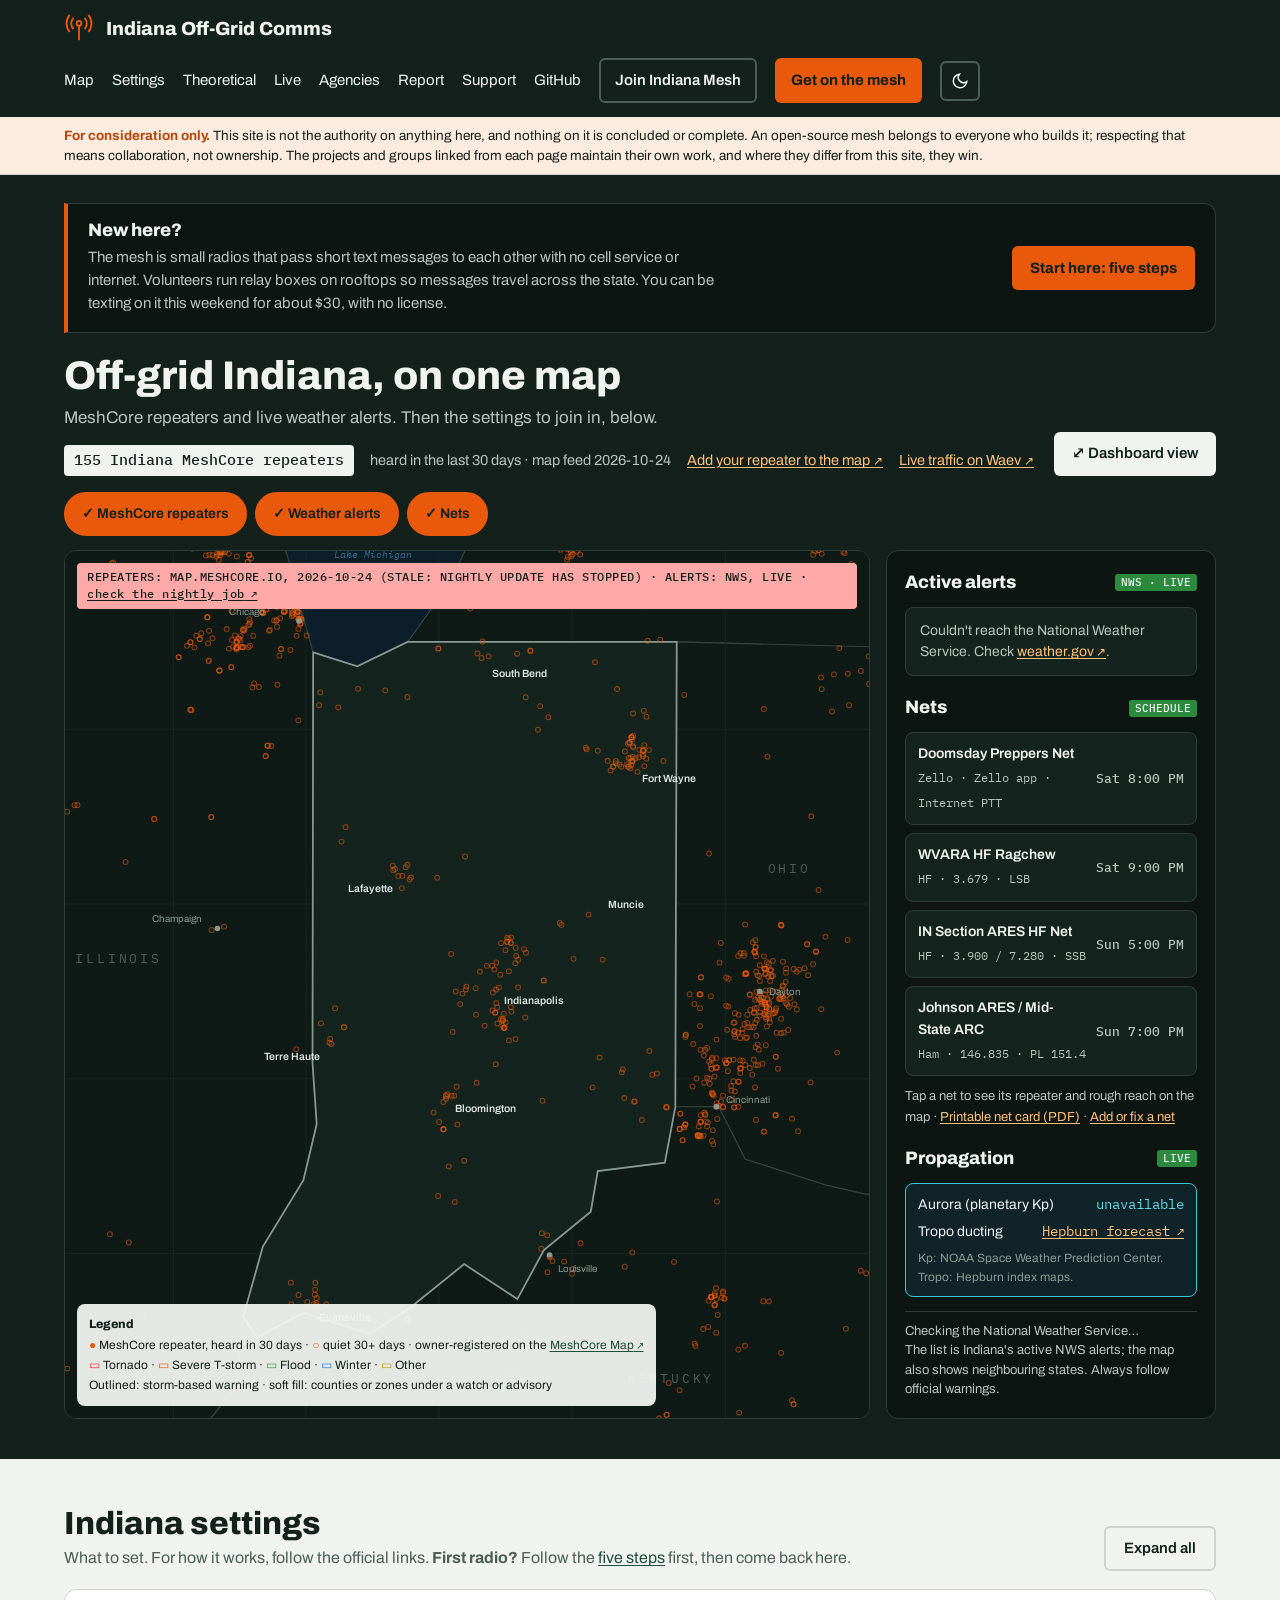
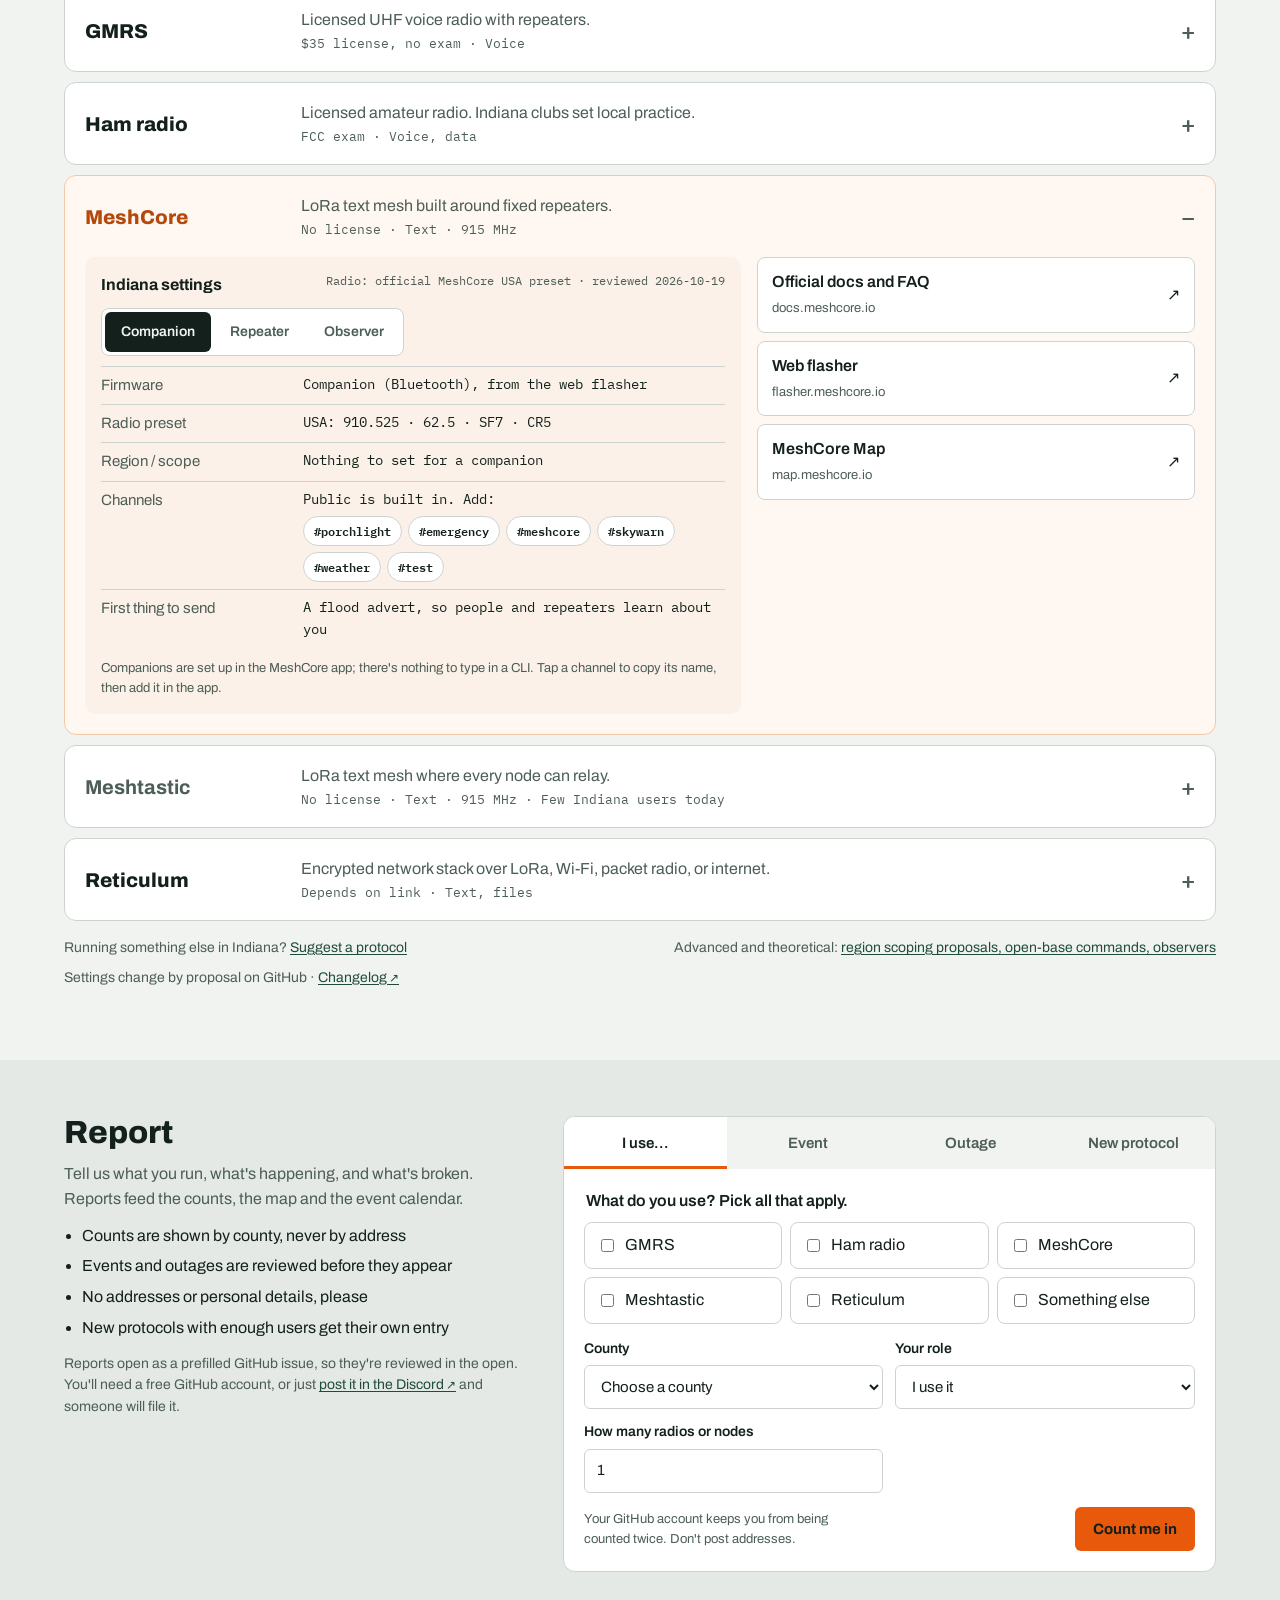
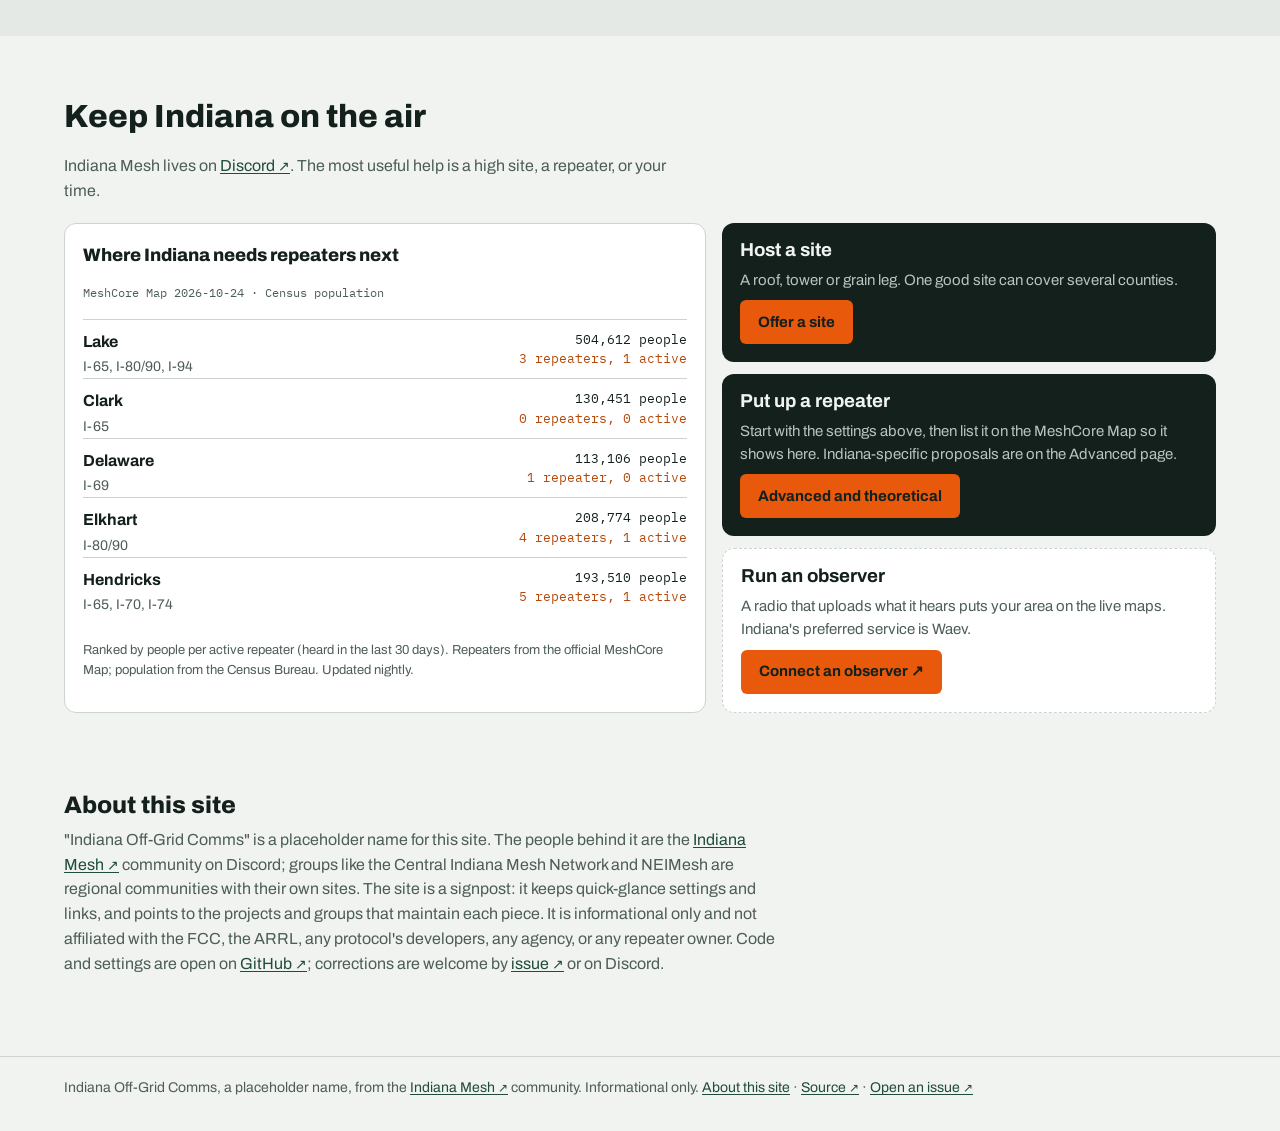
<file: index.html>
<!doctype html>
<html lang="en">
<head>
<meta charset="utf-8">
<script src="assets/theme.js"></script>
<meta name="viewport" content="width=device-width, initial-scale=1, viewport-fit=cover">
<meta name="description" content="Off-grid communications in Indiana on one map: MeshCore repeaters, live weather alerts, and the settings to use for MeshCore, Meshtastic, GMRS, ham radio and Reticulum.">
<title>Indiana Off-Grid Comms</title>
<link rel="icon" href="assets/favicon.svg" type="image/svg+xml">
<meta property="og:type" content="website">
<meta property="og:site_name" content="Indiana Off-Grid Comms">
<meta property="og:title" content="Indiana Off-Grid Comms">
<meta property="og:description" content="Off-grid communications in Indiana on one map: MeshCore repeaters, live weather alerts, nets, and the settings to use for MeshCore, Meshtastic, GMRS, ham radio and Reticulum.">
<meta property="og:url" content="https://mutiny19.github.io/ima/">
<meta property="og:image" content="https://mutiny19.github.io/ima/assets/social.png">
<meta property="og:image:width" content="1200">
<meta property="og:image:height" content="630">
<meta name="twitter:card" content="summary_large_image">
<link rel="preconnect" href="https://fonts.googleapis.com">
<link rel="preconnect" href="https://fonts.gstatic.com" crossorigin>
<link rel="stylesheet" href="https://fonts.googleapis.com/css2?family=Archivo:wght@400;500;600;700;800&family=IBM+Plex+Mono:wght@400;500&display=swap">
<link rel="stylesheet" href="assets/site.css">
<style>
/* Home: dark map band (map + alerts, dashboard view), then settings accordion, report, support. Built from the
   front-page design (design/front-page.dc.html); simulated parts replaced by live feeds or empty states. */
:root { --map-bg: #13201C; --map-panel: #0C1512; --map-line: #2E3D37; --map-fg: #F1F3F1; --map-muted: #B9C4BF; --map-dim: #8A9A93; }
.wrap { max-width: 1200px; margin: 0 auto; padding-inline: 24px; }
h1, h2, h3 { font-family: var(--display); margin: 0; line-height: 1.05; text-wrap: balance; }
p { margin: 0; }
.mono { font-family: var(--mono); }
.btn { font: 600 15px/1 var(--body); border: 0; border-radius: 6px; padding: 13px 18px; min-height: 44px; cursor: pointer; text-decoration: none; display: inline-flex; align-items: center; justify-content: center; gap: 8px; }

/* header CTA */
.site-nav .go { background: var(--beacon); color: #13201C; font-weight: 700; padding: 11px 16px; border-radius: 6px; }

/* welcome strip for first-time visitors */
.welcome { display: flex; flex-wrap: wrap; align-items: center; justify-content: space-between; gap: 12px 24px; background: var(--map-panel); border: 1px solid var(--map-line); border-left: 4px solid var(--beacon); border-radius: 0 12px 12px 0; padding: 16px 20px; margin-bottom: 22px; }
.welcome b { display: block; font: 800 18px/1.2 var(--display); margin-bottom: 4px; }
.welcome p { color: var(--map-muted); max-width: 70ch; font-size: 15px; }
.welcome .btn.primary { background: var(--beacon); color: #13201C; font-weight: 700; white-space: nowrap; }

/* map band */
.band { background: var(--map-bg); color: var(--map-fg); }
.band .wrap { padding-block: 28px 40px; }
.band.dash .wrap { max-width: none; padding-block: 20px 32px; }
.band-top { display: flex; flex-wrap: wrap; justify-content: space-between; align-items: flex-end; gap: 12px; margin-bottom: 16px; }
.band h1 { font-size: clamp(30px, 4.4vw, 40px); font-weight: 800; }
.band .sub { margin-top: 8px; color: var(--map-muted); font-size: 17px; }
.onair { display: flex; flex-wrap: wrap; align-items: center; gap: 10px 16px; margin-top: 14px; font: 400 14.5px/1.3 var(--body); }
.onair .pill { font-family: var(--mono); }
.onair .pill { background: var(--map-fg); color: #13201C; padding: 6px 10px; border-radius: 4px; font-weight: 500; }
.onair span { color: var(--map-muted); }
.onair a { color: #FFC078; }
.dash-btn { background: var(--map-fg); color: #13201C; }
.layers { display: flex; flex-wrap: wrap; gap: 8px; margin-bottom: 14px; }
.layer { font: 600 14px/1 var(--body); border-radius: 999px; padding: 10px 16px; min-height: 44px; cursor: pointer; background: transparent; color: var(--map-fg); border: 2px solid #4D5E57; }
.layer[aria-pressed="true"] { background: var(--beacon); color: #13201C; border-color: var(--beacon); }
.layer[disabled] { cursor: not-allowed; color: #6E7F78; border-style: dashed; }
.layer small { font: 500 11px/1 var(--mono); margin-left: 6px; }
.tiles { display: grid; grid-template-columns: repeat(auto-fit, minmax(170px, 1fr)); gap: 12px; margin-bottom: 16px; }
.tile { background: var(--map-panel); border: 1px solid var(--map-line); border-radius: 10px; padding: 14px 16px; }
.tile .k { font-size: 13px; color: var(--map-muted); }
.tile .v { font: 500 28px/1.2 var(--mono); margin-top: 4px; font-variant-numeric: tabular-nums; }
.tile .s { font-size: 12px; color: var(--map-dim); margin-top: 2px; }
/* Map sets the row height (its own proportions); the alerts column matches it and scrolls when long. */
.mapgrid { display: grid; grid-template-columns: minmax(0, 1fr) minmax(280px, 330px); gap: 16px; align-items: stretch; }
.mapbox { min-width: 0; position: relative; background: var(--map-panel); border: 1px solid var(--map-line); border-radius: 12px; overflow: hidden; }
.mapbox svg { display: block; width: 100%; height: auto; aspect-ratio: 1150 / 1240; }
.srcbadge { position: absolute; top: 12px; left: 12px; right: 12px; z-index: 2; justify-self: start; display: inline-block; max-width: max-content; background: #FFD43B; color: #13201C; font: 500 12px/1.4 var(--mono); letter-spacing: .5px; padding: 6px 10px; border-radius: 4px; }
.legend { position: absolute; left: 12px; bottom: 12px; right: 12px; max-width: max-content; background: rgba(241,243,241,0.95); color: #13201C; border-radius: 8px; padding: 10px 12px; font-size: 12px; line-height: 1.7; }
.legend b { font-weight: 800; }
.side-toggle { display: none; width: 100%; font: 600 15px/1 var(--body); border: 2px solid #4D5E57; background: transparent; color: var(--map-fg); border-radius: 8px; padding: 12px 16px; min-height: 44px; cursor: pointer; }
.side-toggle[aria-expanded="true"] { border-color: var(--beacon); }
.side { height: 0; min-height: 100%; overflow-y: auto; background: var(--map-panel); border: 1px solid var(--map-line); border-radius: 12px; padding: 18px; display: flex; flex-direction: column; gap: 10px; min-width: 0; }
.side .h { display: flex; justify-content: space-between; align-items: center; gap: 8px; margin-top: 8px; }
.side .h:first-child { margin-top: 0; }
.side .h b { font-weight: 800; font-size: 18px; }
.tag { font: 500 11px/1 var(--mono); padding: 3px 6px; border-radius: 3px; }
.tag.live { background: #2B8A3E; color: #F1F3F1; }
.tag.soon { border: 1px dashed #4D5E57; color: var(--map-muted); }
.alert { border-radius: 8px; padding: 12px 14px; border: 1px solid; }
.alert .t { font-weight: 800; }
.alert .a { font-size: 14px; margin-top: 4px; }
.alert .w { font: 400 12px/1.4 var(--mono); color: var(--map-muted); margin-top: 4px; }
.empty { background: #14231D; border: 1px solid var(--map-line); border-radius: 8px; padding: 12px 14px; font-size: 14px; color: var(--map-muted); }
.empty a, .side a, .dpanel a { color: #FFC078; }
.prop { background: #0F2328; border: 1px solid #3BC9DB; border-radius: 8px; padding: 10px 12px; display: grid; gap: 6px; font-size: 14px; }
.prop .r { display: flex; justify-content: space-between; gap: 8px; }
.prop .r span:last-child { font-family: var(--mono); color: #66D9E8; text-align: right; }
.prop .n { font-size: 12px; color: var(--map-dim); }
.netlist { display: grid; gap: 8px; }
.net { display: flex; justify-content: space-between; align-items: center; gap: 10px; background: #14231D; border: 1px solid var(--map-line); border-radius: 8px; padding: 10px 12px; }
.net b { display: block; font-size: 14px; font-weight: 600; }
.net small { font: 400 12px/1.4 var(--mono); color: var(--map-muted); }
.net .st { font: 500 13px/1 var(--mono); white-space: nowrap; }
.net.pick { cursor: pointer; }
.net.pick:hover, .net.pick:focus-visible { border-color: #B197FC; outline: none; }
.net.sel { border-color: #B197FC; background: #1E1B2C; }
.side .foot { margin-top: auto; font-size: 13px; color: var(--map-muted); line-height: 1.5; border-top: 1px solid var(--map-line); padding-top: 10px; }
.dashrow { display: flex; flex-wrap: wrap; gap: 16px; margin-top: 16px; }
.dpanel { background: var(--map-panel); border: 1px solid var(--map-line); border-radius: 12px; padding: 16px 18px; min-width: 0; display: grid; gap: 10px; align-content: start; }
.dpanel .h { display: flex; flex-wrap: wrap; justify-content: space-between; align-items: center; gap: 8px; }
.dpanel .h b { font-weight: 800; font-size: 18px; }
.dpanel .note { font-size: 12px; color: var(--map-dim); }
.cov { display: grid; gap: 8px; }
.cov .road { display: grid; grid-template-columns: 64px minmax(0, 1fr); gap: 10px; align-items: start; }
.cov .road > span { font: 500 13px/1.8 var(--mono); color: var(--map-muted); }
.cov .cty { display: flex; flex-wrap: wrap; gap: 4px; }
.cov .cty span { font-size: 12px; padding: 3px 7px; border-radius: 4px; color: #13201C; }
.c-ok { background: #8CE99A; } .c-quiet { background: #FFD43B; } .c-need { background: #FFA8A8; }
.health { display: grid; gap: 6px; }
.health div { display: flex; justify-content: space-between; gap: 10px; font-size: 14px; border-top: 1px solid #1B2A24; padding-top: 6px; }
.health span:last-child { font-family: var(--mono); color: var(--map-muted); white-space: nowrap; }
.dot { display: inline-block; width: 9px; height: 9px; border-radius: 50%; margin-right: 8px; vertical-align: middle; }

/* settings */
.settings { padding-block: 48px 72px; }
.sec-head { display: flex; flex-wrap: wrap; justify-content: space-between; align-items: flex-end; gap: 12px; margin-bottom: 18px; }
.sec-head h2 { font-size: 32px; font-weight: 800; }
.sec-head p { color: var(--muted); margin-top: 6px; }
.ghost { background: transparent; color: var(--fg); border: 2px solid var(--line); }
.acc { display: grid; gap: 10px; }
.proto { background: var(--panel); border: 1px solid var(--line); border-radius: 12px; overflow: hidden; }
.proto > button { width: 100%; display: grid; grid-template-columns: minmax(130px, 200px) minmax(0, 1fr) auto; gap: 6px 16px; align-items: center; text-align: left; background: transparent; color: var(--fg); border: 0; padding: 18px 20px; cursor: pointer; font: inherit; min-height: 64px; }
.proto .nm { font: 800 20px/1.1 var(--display); }
/* MeshCore: a faint beacon tint. */
.proto-meshcore { background: #FFF8F2; border-color: #F2C7A4; }
.proto-meshcore .nm { color: #B5480A; }
.proto-meshcore .card-set { background: #FBF1E8; }
.proto-meshtastic .nm, .proto-meshtastic .tl { color: var(--muted); }
.proto-meshtastic .nm { font-weight: 700; }
@media (prefers-color-scheme: dark) { :root:not([data-theme="light"]) .proto-meshcore { background: #1E1913; border-color: #6B3A17; }
  :root:not([data-theme="light"]) .proto-meshcore .nm { color: #FF8A3D; } :root:not([data-theme="light"]) .proto-meshcore .card-set { background: #17130E; } }
:root[data-theme="dark"] .proto-meshcore { background: #1E1913; border-color: #6B3A17; }
:root[data-theme="dark"] .proto-meshcore .nm { color: #FF8A3D; } :root[data-theme="dark"] .proto-meshcore .card-set { background: #17130E; }
.proto .tl { color: var(--muted); }
.proto .tl small { display: block; font: 400 13px/1.4 var(--mono); margin-top: 2px; }
.proto .chev { font: 500 24px/1 var(--mono); color: var(--muted); }
.proto .body { display: grid; grid-template-columns: minmax(0, 1.5fr) minmax(0, 1fr); gap: 16px; padding: 0 20px 20px; }
.card-set { background: var(--bg); border-radius: 10px; padding: 16px; display: grid; gap: 10px; align-content: start; }
.card-set .top { display: flex; flex-wrap: wrap; justify-content: space-between; gap: 8px; }
.card-set .top b { font-weight: 700; }
.card-set .top span { font: 400 12px/1.4 var(--mono); color: var(--muted); }
.rows { display: grid; }
.rows > div { display: grid; grid-template-columns: minmax(120px, 190px) minmax(0, 1fr); gap: 12px; padding: 7px 0; border-top: 1px solid var(--line); font-size: 15px; }
.rows > div > span:first-child { color: var(--muted); }
.rows > div > span:last-child { font-family: var(--mono); font-size: 14px; overflow-wrap: anywhere; }
.card-set .note { font-size: 13px; color: var(--muted); }
.links { display: grid; gap: 8px; align-content: start; }
.links a { display: flex; justify-content: space-between; align-items: center; gap: 10px; background: var(--panel); border: 1px solid var(--line); border-radius: 8px; padding: 12px 14px; text-decoration: none; color: var(--fg); }
.links a b { display: block; font-weight: 600; }
.links a small { color: var(--muted); font-size: 13px; }
.links a:hover { border-color: var(--link); }
.copy { background: var(--fg); color: var(--bg); justify-self: start; }
.seg { display: inline-flex; justify-self: start; background: var(--panel); border: 1px solid var(--line); border-radius: 8px; padding: 3px; gap: 3px; }
.seg button { font: 600 14px/1 var(--body); border: 0; border-radius: 6px; padding: 10px 16px; min-height: 40px; cursor: pointer; background: transparent; color: var(--muted); }
.seg button[aria-pressed="true"] { background: var(--ink); color: var(--ink-fg); }
.rows .cmd { display: flex; flex-wrap: wrap; align-items: center; gap: 6px 8px; margin-top: 4px; }
.rows .cmd code { font-size: 12.5px; background: var(--panel); border: 1px solid var(--line); border-radius: 4px; padding: 3px 6px; overflow-wrap: anywhere; }
.mini, .chipcopy { font: 600 12px/1 var(--body); border: 1px solid var(--line); background: var(--panel); color: var(--link); border-radius: 999px; padding: 6px 10px; min-height: 30px; cursor: pointer; }
.mini:hover, .chipcopy:hover { border-color: var(--link); }
.chips { display: flex; flex-wrap: wrap; gap: 6px; margin-top: 6px; }
.chipcopy { font-family: var(--mono); color: var(--fg); }
.diff { color: var(--beacon); font-size: 12px; margin-left: 4px; }
.alts { border: 1px dashed var(--line); border-radius: 8px; padding: 12px 14px; display: grid; gap: 8px; background: var(--panel); }
.alts > b { font-weight: 700; font-size: 14px; }
.alts > div { display: grid; grid-template-columns: minmax(120px, 190px) minmax(0, 1fr); gap: 12px; font-size: 14px; border-top: 1px solid var(--line); padding-top: 8px; }
.alts > div > span:first-child { color: var(--muted); }
.alts > div > span:last-child { display: block; min-width: 0; }
.alts .cmd { display: flex; flex-wrap: wrap; align-items: flex-end; gap: 6px 8px; margin-top: 6px; }
.alts code { display: block; font-size: 12.5px; line-height: 1.6; background: var(--bg); border: 1px solid var(--line); border-radius: 4px; padding: 6px 8px; overflow-wrap: anywhere; }
.rows > div > span:last-child { display: block; min-width: 0; }
.sec-foot { display: flex; flex-wrap: wrap; justify-content: space-between; gap: 8px 20px; margin-top: 16px; font-size: 14px; color: var(--muted); }

/* report */
.report { background: #E4E9E6; }
@media (prefers-color-scheme: dark) { :root:not([data-theme="light"]) .report { background: #101B17; } }
:root[data-theme="dark"] .report { background: #101B17; }
.report .wrap { padding-block: 56px 64px; display: grid; grid-template-columns: minmax(0, 1fr) minmax(0, 1.4fr); gap: 32px; align-items: start; }
.report h2 { font-size: 32px; font-weight: 800; }
.report .intro { display: grid; gap: 12px; }
.report .intro p { color: var(--muted); }
.report ul { margin: 0; padding-left: 1.1em; display: grid; gap: 6px; color: var(--fg); }
.formbox { background: var(--panel); border: 1px solid var(--line); border-radius: 12px; overflow: hidden; }
.tabs { display: flex; flex-wrap: wrap; }
.tabs button { flex: 1 1 120px; min-height: 52px; padding: 12px 16px; border: 0; cursor: pointer; font: 600 15px/1 var(--body); background: var(--bg); color: var(--muted); }
.tabs button[aria-selected="true"] { background: var(--panel); color: var(--fg); box-shadow: inset 0 -3px 0 var(--beacon); }
form { padding: 20px; display: grid; gap: 14px; }
fieldset { border: 0; margin: 0; padding: 0; display: grid; gap: 10px; }
legend { font-weight: 600; margin-bottom: 8px; }
.checks { display: grid; grid-template-columns: repeat(auto-fill, minmax(150px, 1fr)); gap: 8px; }
.checks label { display: flex; gap: 8px; align-items: center; border: 1px solid var(--line); border-radius: 8px; padding: 10px 12px; min-height: 44px; cursor: pointer; }
.fields { display: grid; grid-template-columns: repeat(2, minmax(0, 1fr)); gap: 12px; }
.fields label, form > label { display: grid; gap: 6px; font-size: 14px; font-weight: 600; }
input[type="text"], input[type="number"], input[type="url"], input[type="datetime-local"], select, textarea { font: 400 15px/1.3 var(--body); padding: 10px 12px; min-height: 44px; border: 1px solid var(--line); border-radius: 6px; background: var(--panel); color: var(--fg); width: 100%; }
.submit { display: flex; flex-wrap: wrap; align-items: center; justify-content: space-between; gap: 10px; }
.submit small { color: var(--muted); font-size: 13px; max-width: 40ch; }
.primary { background: var(--beacon); color: #13201C; font-weight: 700; }
.thanks { padding: 24px 20px; display: grid; gap: 10px; }
.thanks b { font: 800 22px/1.1 var(--display); }

/* about */
.about { padding-block: 8px 56px; }
.about h2 { font-size: 24px; font-weight: 800; margin-bottom: 10px; }
.about p { color: var(--muted); max-width: 80ch; }

/* support */
.support { padding-block: 64px 72px; display: grid; gap: 20px; }
.support h2 { font-size: 32px; font-weight: 800; }
.support .lead { color: var(--muted); max-width: 70ch; }
.sup-grid { display: grid; grid-template-columns: minmax(0, 1.3fr) minmax(0, 1fr); gap: 16px; }
.needs { background: var(--panel); border: 1px solid var(--line); border-radius: 12px; padding: 18px; display: grid; gap: 10px; }
.needs .h { display: flex; flex-wrap: wrap; justify-content: space-between; gap: 8px; }
.needs .h b { font-weight: 800; font-size: 18px; }
.needs .h span { font: 400 12px/1.4 var(--mono); color: var(--muted); }
.county { display: grid; grid-template-columns: minmax(0, 1fr) auto; gap: 2px 12px; border-top: 1px solid var(--line); padding-top: 10px; }
.county b { font-weight: 700; }
.county .w { color: var(--muted); font-size: 14px; }
.county .p { grid-column: 2; grid-row: 1 / span 2; text-align: right; font: 400 13px/1.5 var(--mono); }
.county .p em { font-style: normal; color: var(--signal); display: block; }
.ways { display: grid; gap: 12px; align-content: start; }
.way { background: var(--ink); color: var(--ink-fg); border-radius: 12px; padding: 18px; display: grid; gap: 8px; }
.way p { color: #B9C4BF; font-size: 15px; }
.way a.btn { justify-self: start; }
.way.alt { background: var(--panel); color: var(--fg); border: 1px dashed var(--line); }
.way.alt p { color: var(--muted); }

@media (max-width: 860px) {
  /* Phones: the legend sits under the map instead of over it, and the source badge stays out of the way. */
  .legend { position: static; max-width: none; margin: 0; border-radius: 0; font-size: 12px; line-height: 1.6; }
  .side-toggle { display: block; }
  .side[hidden] { display: none; }
  .welcome .btn.primary { width: 100%; justify-content: center; }
  .srcbadge { top: 8px; left: 8px; right: auto; font-size: 10px; padding: 4px 7px; letter-spacing: 0; }
  .report .wrap, .sup-grid, .proto .body, .alts > div { grid-template-columns: 1fr; }
  .proto > button { grid-template-columns: minmax(0, 1fr) auto; }
  .proto .tl { grid-column: 1 / -1; grid-row: 2; }
  .fields { grid-template-columns: 1fr; }
  .mapgrid { grid-template-columns: 1fr; }
  .side { height: auto; min-height: 0; overflow: visible; }
}
@media (prefers-reduced-motion: no-preference) { .pulse { animation: pulse 2s ease-in-out infinite; } }
@keyframes pulse { 0%, 100% { stroke-opacity: 1; } 50% { stroke-opacity: .3; } }
</style>
</head>
<body>
<header class="site-head" id="top"><div class="bar">
  <a class="brand" href="./"><svg width="30" height="30" viewBox="0 0 32 32" fill="none" stroke="#E8590C" stroke-width="2" aria-hidden="true"><path d="M16 28V12"/><circle cx="16" cy="10" r="2.5"/><path d="M10 4a9 9 0 0 0 0 12"/><path d="M22 4a9 9 0 0 1 0 12"/><path d="M6 1a14 14 0 0 0 0 18"/><path d="M26 1a14 14 0 0 1 0 18"/></svg>Indiana Off-Grid Comms</a>
  <nav class="site-nav" aria-label="Site">
    <a href="#map">Map</a>
    <button type="button" class="nav-menu" id="navMenu" aria-expanded="false" aria-controls="navMore">Menu</button>
    <span class="nav-more" id="navMore">
      <a href="#protocols">Settings</a>
      <a href="advanced/">Theoretical</a>
      <a href="live/">Live</a>
      <a href="emergency/">Agencies</a>
      <a href="#report">Report</a>
      <a href="#support">Support</a>
      <a href="https://github.com/mutiny19/ima" target="_blank" rel="noopener">GitHub</a>
    </span>
    <a class="cta" href="https://discord.gg/2uwyceSF37" target="_blank" rel="noopener">Join Indiana Mesh</a>
    <a class="go" href="meshcore/">Get on the mesh</a>
    <button type="button" class="theme-toggle" id="themeBtn" aria-label="Switch to light mode" title="Switch to light mode"><svg class="i-sun" width="18" height="18" viewBox="0 0 24 24" fill="none" stroke="currentColor" stroke-width="2" aria-hidden="true"><circle cx="12" cy="12" r="4"/><path d="M12 2v2M12 20v2M4.9 4.9l1.4 1.4M17.7 17.7l1.4 1.4M2 12h2M20 12h2M4.9 19.1l1.4-1.4M17.7 6.3l1.4-1.4"/></svg><svg class="i-moon" width="18" height="18" viewBox="0 0 24 24" fill="none" stroke="currentColor" stroke-width="2" aria-hidden="true"><path d="M21 12.8A9 9 0 1 1 11.2 3a7 7 0 0 0 9.8 9.8z"/></svg></button>
  </nav>
</div></header>
<div class="site-notice" role="note"><div class="bar"><b>For consideration only.</b> This site is not the authority on anything here, and nothing on it is concluded or complete. An open-source mesh belongs to everyone who builds it; respecting that means collaboration, not ownership. The projects and groups linked from each page maintain their own work, and where they differ from this site, they win.</div></div>

<section id="map" class="band" aria-label="Statewide map">
  <div class="wrap">
    <div class="welcome" id="welcome">
      <div>
        <b>New here?</b>
        <p>The mesh is small radios that pass short text messages to each other with no cell service or internet. Volunteers run relay boxes on rooftops so messages travel across the state. You can be texting on it this weekend for about $30, with no license.</p>
      </div>
      <a class="btn primary" href="meshcore/">Start here: five steps</a>
    </div>
    <div class="band-top">
      <div id="hero">
        <h1>Off-grid Indiana, on one map</h1>
        <p class="sub">MeshCore repeaters and live weather alerts. Then the settings to join in, below.</p>
        <div class="onair"><b class="pill" id="pillCount">Indiana MeshCore repeaters</b><span id="pillSub">heard in the last 30 days</span><a href="https://docs.meshcore.io/faq/#512-q-how-do-i-add-a-node-to-the-meshcore-map" target="_blank" rel="noopener">Add your repeater to the map</a><a href="https://waev.app/#/live-map/@39.85,-86.30,7.00z" target="_blank" rel="noopener">Live traffic on Waev</a></div>
      </div>
      <div id="dashHead" hidden>
        <h1 style="font-size:30px">Statewide dashboard</h1>
        <p class="sub mono" style="font-size:13px" id="clock">Updated live</p>
      </div>
      <button type="button" class="btn dash-btn" id="dashBtn" aria-pressed="false">⤢ Dashboard view</button>
    </div>

    <div class="layers" role="group" aria-label="Map layers">
      <button type="button" class="layer" data-layer="meshcore" aria-pressed="true">✓ MeshCore repeaters</button>
      <button type="button" class="layer" data-layer="weather" aria-pressed="true">✓ Weather alerts</button>
      <button type="button" class="layer" data-layer="nets" aria-pressed="true">✓ Nets</button>
    </div>

    <div class="tiles" id="tiles" hidden></div>

    <div class="mapgrid">
      <div class="mapbox">
        <div class="srcbadge" id="srcbadge">REPEATERS: MAP.MESHCORE.IO · ALERTS: NWS, LIVE</div>
        <svg id="mapsvg" viewBox="-245 -130 1150 1240" preserveAspectRatio="xMidYMid meet" role="img" aria-labelledby="mapTitle">
          <title id="mapTitle">Map of Indiana and neighbouring states showing MeshCore repeaters and active National Weather Service alerts</title>
          <g fill="#0F1A16" stroke="#34433D" stroke-width="1.5" aria-hidden="true">
          <path d="M57 -170 L86 -85 L96 -35 L110 15 L109 602 L115 690 L96 770 L38 865 L10 965 L0 1065 L-60 1140 L-290 1140 L-290 -170 Z"/>
          <path d="M345 -170 L306 -85 L245 0 L630 0 L900 8 L940 8 L940 -170 Z"/>
          <path d="M630 0 L940 8 L940 790 L900 790 L843 777 L728 740 L690 665 L628 665 Z"/>
          <path d="M940 790 L900 790 L843 777 L728 740 L690 665 L628 665 L613 745 L517 757 L507 815 L440 870 L402 940 L326 890 L249 952 L191 990 L96 960 L29 995 L10 965 L0 1065 L-60 1140 L940 1140 Z"/>
          </g>
          <path d="M57 -170 L345 -170 L306 -85 L245 0 L173 35 L110 15 L96 -35 L86 -85 Z" fill="#0B1E2A" stroke="#34433D" stroke-width="1.5" aria-hidden="true"/>
          <g stroke="#1B2A24" stroke-width="1" aria-hidden="true">
          <path d="M-290 125H940M-290 375H940M-290 625H940M-290 875H940M-90 -170V1140M100 -170V1140M290 -170V1140M480 -170V1140M700 -170V1140"/>
          </g>
          <path d="M110 15 L173 35 L245 0 L630 0 L628 665 L613 745 L517 757 L507 815 L440 870 L402 940 L326 890 L249 952 L191 990 L96 960 L29 995 L10 965 L38 865 L96 770 L115 690 L109 602 Z" fill="#14231D" stroke="#8A9A93" stroke-width="2.5"/>
          <g fill="#4D5E57" font-family="IBM Plex Mono, monospace" font-size="18" letter-spacing="4" aria-hidden="true">
          <text x="-230" y="460">ILLINOIS</text>
          <text x="560" y="-90">MICHIGAN</text>
          <text x="760" y="330">OHIO</text>
          <text x="560" y="1060">KENTUCKY</text>
          </g>
          <text x="140" y="-120" fill="#3B6A85" font-family="IBM Plex Mono, monospace" font-size="14" font-style="italic">Lake Michigan</text>
          <g id="lyr-weather"></g>
          <g id="lyr-meshcore"></g>
          <g fill="#DDE3E0" font-family="Archivo, sans-serif" font-size="15" font-weight="600">
          <text x="383" y="518">Indianapolis</text>
          <text x="580" y="200">Fort Wayne</text>
          <text x="366" y="50">South Bend</text>
          <text x="160" y="358">Lafayette</text>
          <text x="313" y="672">Bloomington</text>
          <text x="40" y="598">Terre Haute</text>
          <text x="531" y="380">Muncie</text>
          <text x="118" y="972">Evansville</text>
          </g>
          <g fill="#8A9A93" font-family="Archivo, sans-serif" font-size="14" aria-hidden="true">
          <circle cx="90" cy="-30" r="4"/><text x="-10" y="-38">Chicago</text>
          <circle cx="448" cy="877" r="4"/><text x="460" y="902">Louisville</text>
          <circle cx="687" cy="665" r="4"/><text x="700" y="660">Cincinnati</text>
          <circle cx="749" cy="500" r="4"/><text x="762" y="505">Dayton</text>
          <circle cx="-27" cy="410" r="4"/><text x="-120" y="400">Champaign</text>
          </g>
          <g id="lyr-nets"></g>
        </svg>
        <div class="legend">
          <div><b>Legend</b></div>
          <div><span style="color:#E8590C">●</span> MeshCore repeater, heard in 30 days · <span style="color:#E8590C">○</span> quiet 30+ days · owner-registered on the <a href="https://map.meshcore.io" target="_blank" rel="noopener" style="color:#1F4D3A">MeshCore Map</a></div>
          <div><span style="color:#E03131">▭</span> Tornado · <span style="color:#E8590C">▭</span> Severe T-storm · <span style="color:#2F9E44">▭</span> Flood · <span style="color:#1C7ED6">▭</span> Winter · <span style="color:#C99A06">▭</span> Other</div>
          <div>Outlined: storm-based warning · soft fill: counties or zones under a watch or advisory</div>
        </div>
      </div>

      <button type="button" class="side-toggle" id="sideToggle" aria-expanded="false" aria-controls="sidePanel" hidden>Show alerts, nets and propagation</button>
      <aside class="side" id="sidePanel" aria-label="Alerts, nets and propagation">
        <div class="h"><b>Active alerts</b><span class="tag live">NWS · LIVE</span></div>
        <div id="alerts"><div class="empty">Loading National Weather Service alerts…</div></div>
        <div class="h"><b>Nets</b><span class="tag live">SCHEDULE</span></div>
        <div id="netlist" class="netlist"><div class="empty">Loading the net schedule…</div></div>
        <div style="font-size:13px;color:var(--map-muted)">Tap a net to see its repeater and rough reach on the map · <a href="resources/indy-metro-net-card.pdf" target="_blank" rel="noopener">Printable net card (PDF)</a> · <a href="#report" data-tab="event">Add or fix a net</a></div>
        <div class="h"><b>Propagation</b><span class="tag live">LIVE</span></div>
        <div class="prop">
          <div class="r"><span>Aurora (planetary Kp)</span><span id="kp">loading…</span></div>
          <div class="r"><span>Tropo ducting</span><span><a href="https://www.dxinfocentre.com/tropo.html" target="_blank" rel="noopener">Hepburn forecast</a></span></div>
          <div class="n">Kp: NOAA Space Weather Prediction Center. Tropo: Hepburn index maps.</div>
        </div>
        <div class="foot"><span id="alertsTime">Checking the National Weather Service…</span><br>The list is Indiana's active NWS alerts; the map also shows neighbouring states. Always follow official warnings.</div>
      </aside>
    </div>

    <div class="dashrow" id="dashRow" hidden>
      <section class="dpanel" style="flex: 999 1 520px" aria-label="Live MeshCore traffic">
        <div class="h"><b>Live traffic</b><span class="tag live">WAEV</span></div>
        <p style="color:var(--map-muted)">Live packets and links between nodes come from observers feeding Waev, Indiana's preferred observer service. It opens centred on Indiana. Waev shows how the network is doing without revealing what people say, and personal radios are never identified (<a href="https://blog.waev.app/blog/what-we-choose-not-to-know/" target="_blank" rel="noopener">their privacy model</a>).</p>
        <p><a href="https://waev.app/#/live-map/@39.85,-86.30,7.00z" target="_blank" rel="noopener">Open the Waev live map</a> · <a href="https://waev.app/#/connect" target="_blank" rel="noopener">Run an observer</a></p>
      </section>
      <section class="dpanel" style="flex: 1 1 320px" aria-label="Quietest Indiana repeaters">
        <div class="h"><b>Repeaters gone quiet</b><span class="tag live" id="healthDate">MAP FEED</span></div>
        <div class="health" id="health"></div>
        <div class="note">Indiana repeaters with the oldest last advert, from the official map feed. Owners: a fresh advert clears it.</div>
      </section>
      <section class="dpanel" style="flex: 1 1 100%" aria-label="Interstate coverage">
        <div class="h"><b>Interstate coverage in Indiana</b><span class="note"><span class="dot" style="background:#FFA8A8"></span>Needs a repeater · <span class="dot" style="background:#FFD43B"></span>Repeater quiet 30+ days · <span class="dot" style="background:#8CE99A"></span>Covered · <span id="covDate">MeshCore Map, nightly</span></span></div>
        <div class="cov" id="cov"></div>
      </section>
    </div>
  </div>
</section>

<main>
<section id="protocols" class="wrap settings" aria-labelledby="set-h">
  <div class="sec-head">
    <div><h2 id="set-h">Indiana settings</h2><p>What to set. For how it works, follow the official links. <strong>First radio?</strong> Follow the <a href="meshcore/">five steps</a> first, then come back here.</p></div>
    <button type="button" class="btn ghost" id="toggleAll">Expand all</button>
  </div>
  <div class="acc" id="acc"></div>
  <div class="sec-foot">
    <span>Running something else in Indiana? <a href="#report" data-tab="proto">Suggest a protocol</a></span>
    <span>Advanced and theoretical: <a href="advanced/">region scoping proposals, open-base commands, observers</a></span>
    <span>Settings change by proposal on GitHub · <a href="https://github.com/mutiny19/ima/commits/main/data/settings" target="_blank" rel="noopener">Changelog</a></span>
  </div>
</section>

<section id="report" class="report" aria-labelledby="rep-h">
  <div class="wrap">
    <div class="intro">
      <h2 id="rep-h">Report</h2>
      <p>Tell us what you run, what's happening, and what's broken. Reports feed the counts, the map and the event calendar.</p>
      <ul>
        <li>Counts are shown by county, never by address</li>
        <li>Events and outages are reviewed before they appear</li>
        <li>No addresses or personal details, please</li>
        <li>New protocols with enough users get their own entry</li>
      </ul>
      <p style="font-size:14px">Reports open as a prefilled GitHub issue, so they're reviewed in the open. You'll need a free GitHub account, or just <a href="https://discord.gg/2uwyceSF37" target="_blank" rel="noopener">post it in the Discord</a> and someone will file it.</p>
    </div>
    <div class="formbox">
      <div class="tabs" role="tablist" aria-label="Report type">
        <button type="button" role="tab" id="tab-use" aria-selected="true" aria-controls="f-use">I use…</button>
        <button type="button" role="tab" id="tab-event" aria-selected="false" aria-controls="f-event">Event</button>
        <button type="button" role="tab" id="tab-outage" aria-selected="false" aria-controls="f-outage">Outage</button>
        <button type="button" role="tab" id="tab-proto" aria-selected="false" aria-controls="f-proto">New protocol</button>
      </div>
      <form id="f-use" data-kind="use" role="tabpanel" aria-labelledby="tab-use">
        <fieldset>
          <legend>What do you use? Pick all that apply.</legend>
          <div class="checks">
            <label><input type="checkbox" name="proto" value="GMRS"> GMRS</label>
            <label><input type="checkbox" name="proto" value="Ham radio"> Ham radio</label>
            <label><input type="checkbox" name="proto" value="MeshCore"> MeshCore</label>
            <label><input type="checkbox" name="proto" value="Meshtastic"> Meshtastic</label>
            <label><input type="checkbox" name="proto" value="Reticulum"> Reticulum</label>
            <label><input type="checkbox" name="proto" value="Something else"> Something else</label>
          </div>
        </fieldset>
        <div class="fields">
          <label>County<select name="county" id="county" required><option value="">Choose a county</option></select></label>
          <label>Your role<select name="role"><option>I use it</option><option>I run a repeater or fixed node</option><option>I organize a club or group</option></select></label>
          <label>How many radios or nodes<input type="number" name="count" min="1" value="1"></label>
        </div>
        <div class="submit"><small>Your GitHub account keeps you from being counted twice. Don't post addresses.</small><button class="btn primary" type="submit">Count me in</button></div>
      </form>
      <form id="f-event" data-kind="event" role="tabpanel" aria-labelledby="tab-event" hidden>
        <label>Event name<input type="text" name="name" required></label>
        <div class="fields">
          <label>Type<select name="type"><option>Net (recurring)</option><option>SKYWARN net (activated during severe weather)</option><option>Meetup</option><option>Build night</option><option>Hamfest</option><option>Field day or exercise</option></select></label>
          <label>Date and time<input type="datetime-local" name="when"></label>
          <label>Repeats<select name="repeats"><option>One time</option><option>Weekly</option><option>Monthly</option></select></label>
          <label>Protocol<select name="protocol"><option>GMRS</option><option>Ham radio</option><option>MeshCore</option><option>Meshtastic</option><option>Reticulum</option><option>Mixed</option></select></label>
        </div>
        <label>Where (venue, or repeater for a net)<input type="text" name="where"></label>
        <label>Link (optional)<input type="url" name="link"></label>
        <div class="submit"><small>Reviewed before it shows on the map and calendar.</small><button class="btn primary" type="submit">Submit event</button></div>
      </form>
      <form id="f-outage" data-kind="outage" role="tabpanel" aria-labelledby="tab-outage" hidden>
        <div class="fields">
          <label>Repeater or node name<input type="text" name="name" placeholder="IN.CTY.name" required></label>
          <label>Protocol<select name="protocol"><option>MeshCore</option><option>Meshtastic</option><option>GMRS repeater</option><option>Ham repeater</option><option>Reticulum node</option></select></label>
          <label>Down since<input type="datetime-local" name="since"></label>
          <label>Are you the owner?<select name="owner"><option>No, just noticed it</option><option>Yes, I run it</option></select></label>
        </div>
        <label>What are you seeing?<textarea rows="3" name="what"></textarea></label>
        <div class="submit"><small>Shown as reported until the owner confirms.</small><button class="btn primary" type="submit">Report outage</button></div>
      </form>
      <form id="f-proto" data-kind="proto" role="tabpanel" aria-labelledby="tab-proto" hidden>
        <div class="fields">
          <label>Protocol or project name<input type="text" name="name" required></label>
          <label>Official site or GitHub<input type="url" name="site"></label>
          <label>People using it in Indiana<select name="users"><option>Just me</option><option>2 to 10</option><option>More than 10</option></select></label>
          <label>Would you maintain its settings?<select name="maintain"><option>Yes</option><option>Maybe</option><option>No</option></select></label>
        </div>
        <div class="submit"><small>Once a few people report using it, it gets a settings entry.</small><button class="btn primary" type="submit">Suggest protocol</button></div>
      </form>
      <div class="thanks" id="thanks" hidden>
        <b>Almost done</b>
        <p id="thanksText">Your report opened in a new tab as a GitHub issue. Press <strong>Submit new issue</strong> there to send it.</p>
        <p style="font-size:14px">Didn't open? <a id="thanksLink" href="#" target="_blank" rel="noopener">Open it here</a>.</p>
        <button type="button" class="btn ghost" id="again" style="justify-self:start">Submit another</button>
      </div>
    </div>
  </div>
</section>

<section id="support" class="wrap support" aria-labelledby="sup-h">
  <h2 id="sup-h">Keep Indiana on the air</h2>
  <p class="lead">Indiana Mesh lives on <a href="https://discord.gg/2uwyceSF37" target="_blank" rel="noopener">Discord</a>. The most useful help is a high site, a repeater, or your time.</p>
  <div class="sup-grid">
    <div class="needs">
      <div class="h"><b>Where Indiana needs repeaters next</b><span id="needsDate">people per active repeater</span></div>
      <div id="needs" class="needs-list"><div class="county"><b>Loading…</b></div></div>
      <p style="font-size:13px;color:var(--muted)">Ranked by people per active repeater (heard in the last 30 days). Repeaters from the official MeshCore Map; population from the Census Bureau. Updated nightly.</p>
    </div>
    <div class="ways">
      <div class="way"><h3>Host a site</h3><p>A roof, tower or grain leg. One good site can cover several counties.</p><a class="btn primary" href="https://github.com/mutiny19/ima/issues/new?template=listing.yml" target="_blank" rel="noopener">Offer a site</a></div>
      <div class="way"><h3>Put up a repeater</h3><p>Start with the settings above, then list it on the MeshCore Map so it shows here. Indiana-specific proposals are on the Advanced page.</p><a class="btn primary" href="advanced/">Advanced and theoretical</a></div>
      <div class="way alt"><h3>Run an observer</h3><p>A radio that uploads what it hears puts your area on the live maps. Indiana's preferred service is Waev.</p><a class="btn primary" href="https://waev.app/#/connect" target="_blank" rel="noopener">Connect an observer ↗</a></div>
    </div>
  </div>
</section>
<section id="about" class="wrap about" aria-labelledby="about-h">
  <h2 id="about-h">About this site</h2>
  <p>"Indiana Off-Grid Comms" is a placeholder name for this site. The people behind it are the <a href="https://discord.gg/2uwyceSF37" target="_blank" rel="noopener">Indiana Mesh</a> community on Discord; groups like the Central Indiana Mesh Network and NEIMesh are regional communities with their own sites. The site is a signpost: it keeps quick-glance settings and links, and points to the projects and groups that maintain each piece. It is informational only and not affiliated with the FCC, the ARRL, any protocol's developers, any agency, or any repeater owner. Code and settings are open on <a href="https://github.com/mutiny19/ima" target="_blank" rel="noopener">GitHub</a>; corrections are welcome by <a href="https://github.com/mutiny19/ima/issues/new/choose" target="_blank" rel="noopener">issue</a> or on Discord.</p>
</section>
</main>

<footer class="site-foot"><div class="bar">
  <span>Indiana Off-Grid Comms, a placeholder name, from the <a href="https://discord.gg/2uwyceSF37" target="_blank" rel="noopener">Indiana Mesh</a> community. Informational only. <a href="#about">About this site</a> · <a href="https://github.com/mutiny19/ima" target="_blank" rel="noopener">Source</a> · <a href="https://github.com/mutiny19/ima/issues/new/choose" target="_blank" rel="noopener">Open an issue</a></span>
</div></footer>

<script src="assets/nets.js"></script>
<script src="assets/home.js"></script>
<script src="assets/site.js"></script>
</body>
</html>
</file>
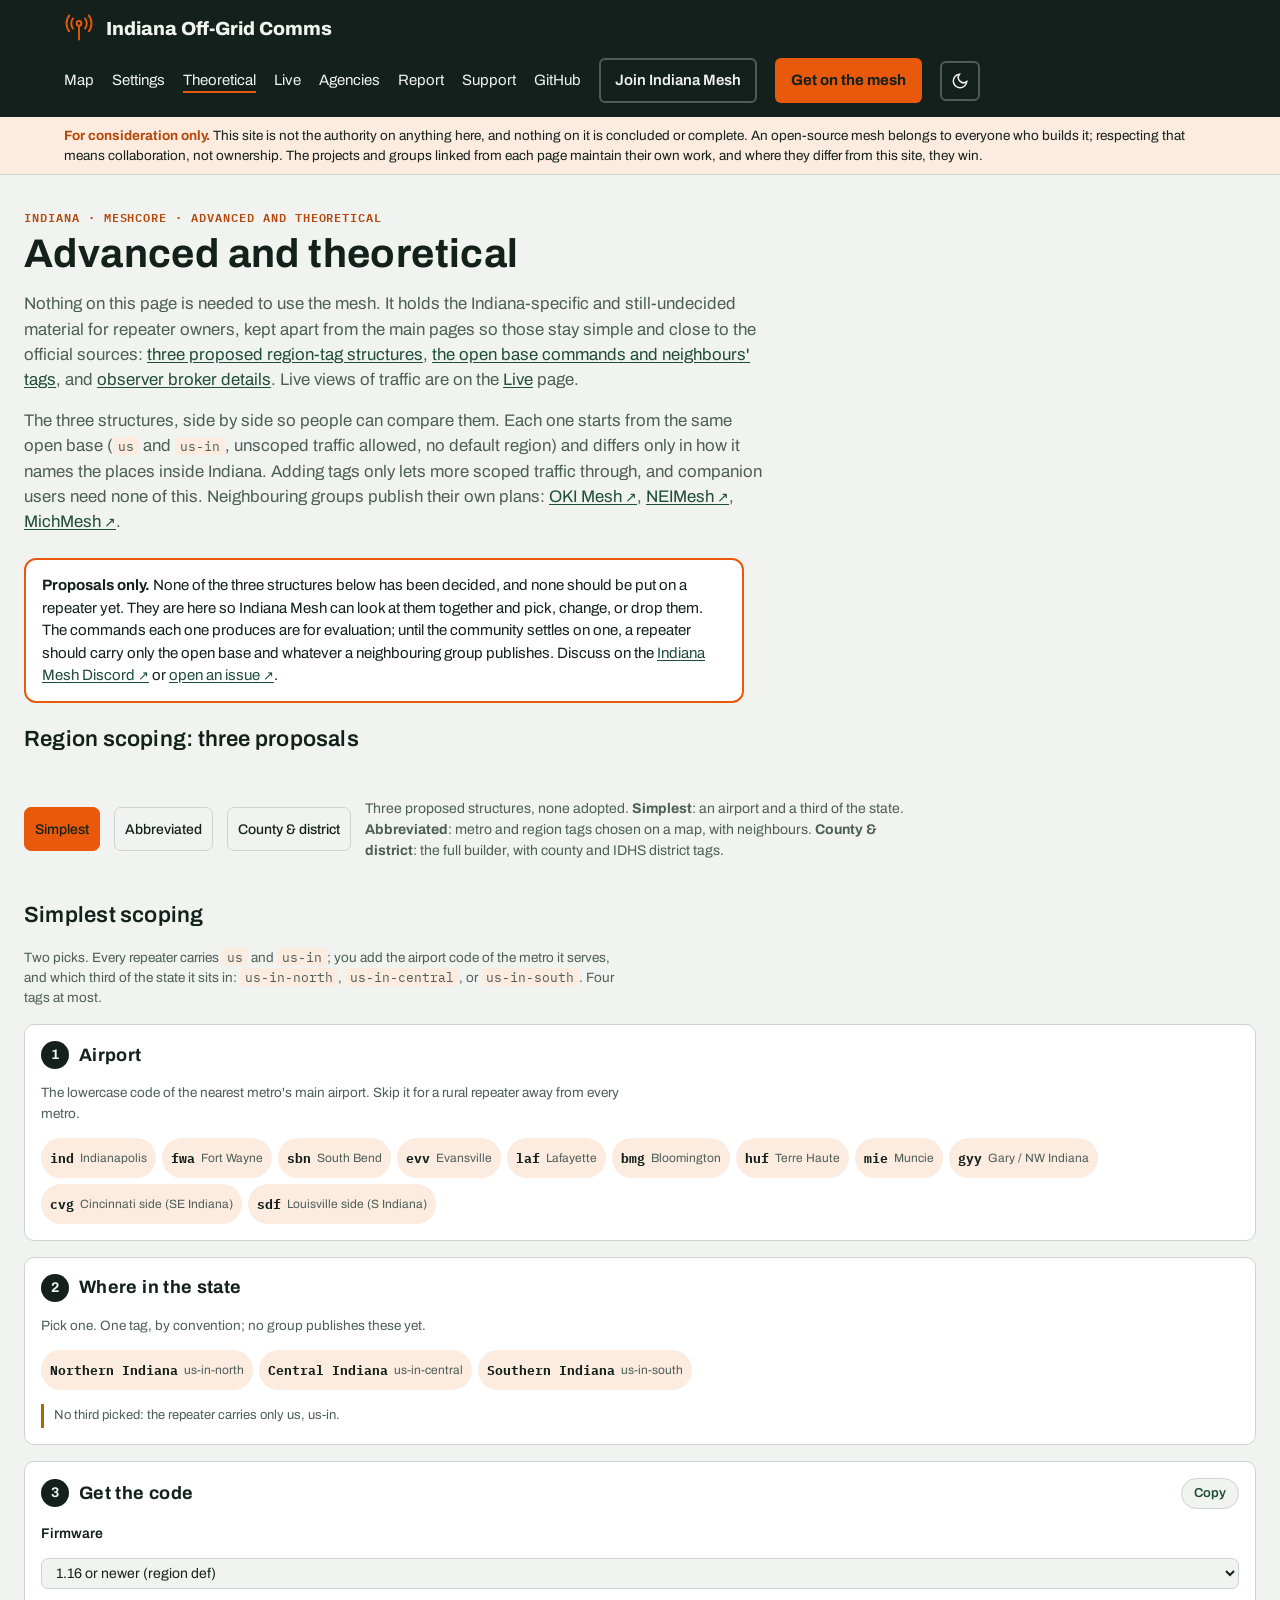
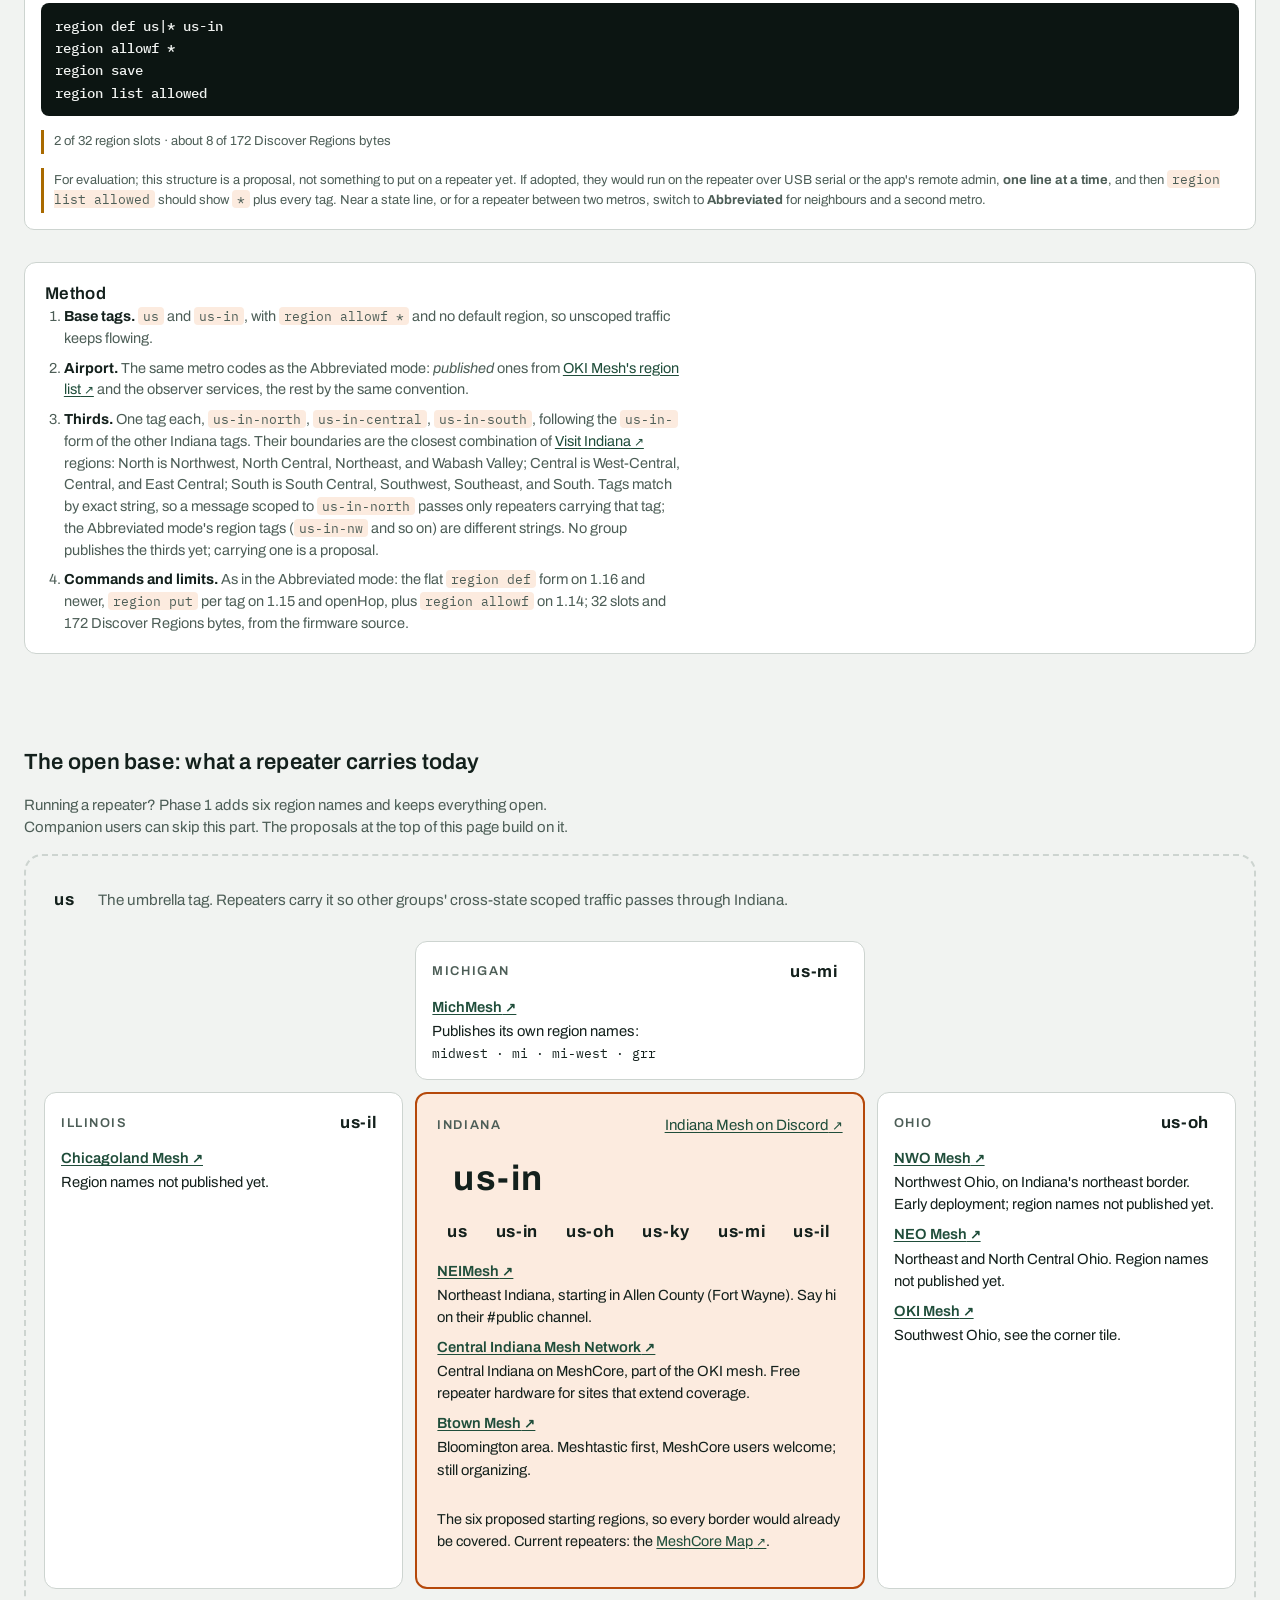
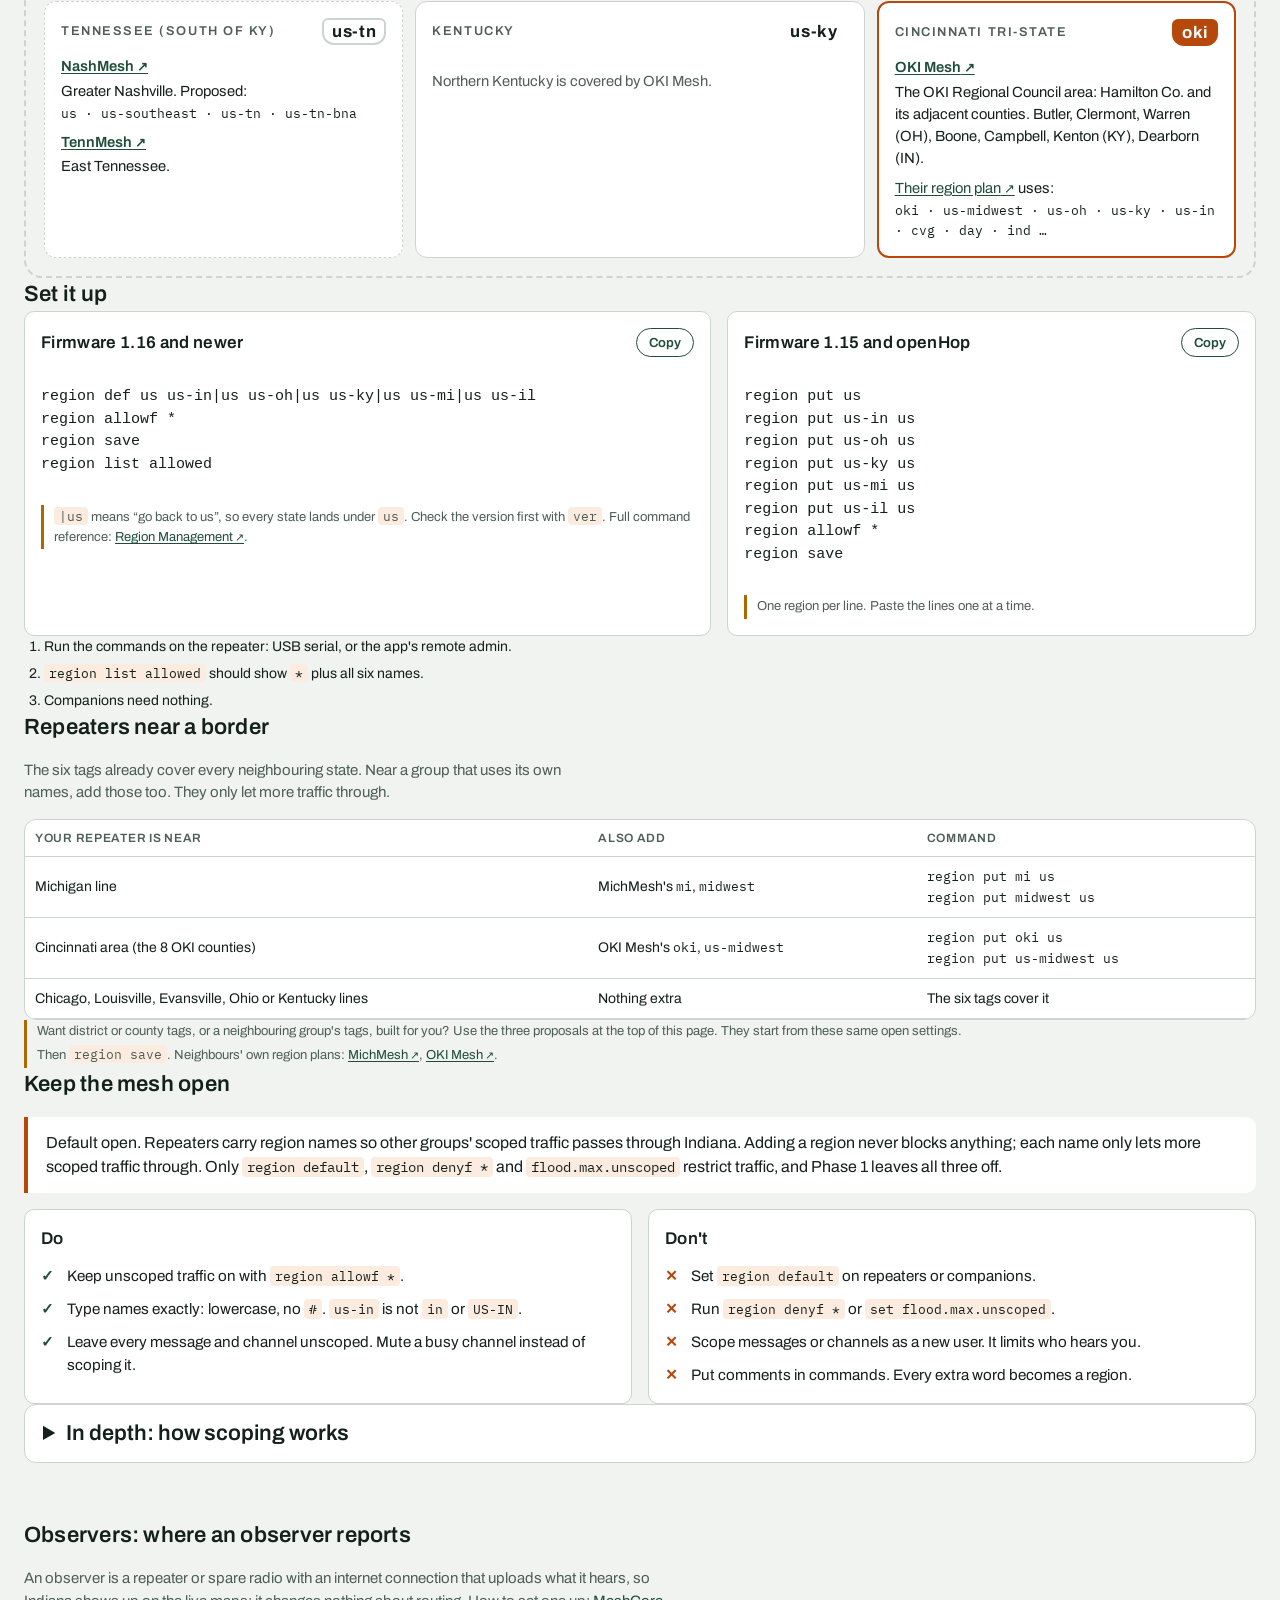
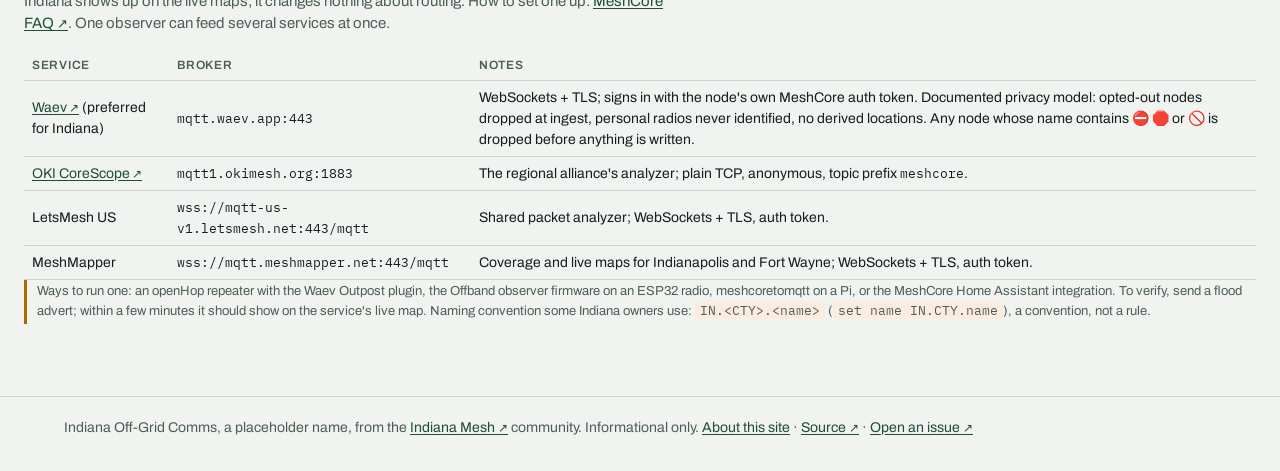
<file: advanced/index.html>
<!doctype html>
<html lang="en">
<head>
<meta charset="utf-8">
<script src="../assets/theme.js"></script>
<meta name="viewport" content="width=device-width, initial-scale=1, viewport-fit=cover">
<meta name="description" content="Advanced and theoretical: Indiana-specific material for MeshCore repeater owners, for consideration only. Three proposed region-tag structures, the open base commands, neighbours' tags, and observer brokers.">
<title>Advanced and theoretical · Indiana Off-Grid Comms</title>
<link rel="icon" href="../assets/favicon.svg" type="image/svg+xml">
<meta property="og:type" content="website">
<meta property="og:site_name" content="Indiana Off-Grid Comms">
<meta property="og:title" content="Advanced and theoretical">
<meta property="og:description" content="Indiana-specific material for MeshCore repeater owners, for consideration only: proposed region structures, open base commands, observer brokers.">
<meta property="og:url" content="https://mutiny19.github.io/ima/advanced/">
<meta property="og:image" content="https://mutiny19.github.io/ima/assets/social.png">
<meta property="og:image:width" content="1200">
<meta property="og:image:height" content="630">
<meta name="twitter:card" content="summary_large_image">
<link rel="preconnect" href="https://fonts.googleapis.com">
<link rel="preconnect" href="https://fonts.gstatic.com" crossorigin>
<link rel="stylesheet" href="https://fonts.googleapis.com/css2?family=Archivo:wght@400;500;600;700;800&family=IBM+Plex+Mono:wght@400;500&display=swap">
<link rel="stylesheet" href="../assets/site.css">
<style>
/* Advanced: the region scope builder. Tool tokens mapped onto the site's; map tints per theme. */
.sb { --ink: var(--fg); --accent: var(--signal); --accent-soft: var(--signal-soft); --code-ink: var(--code-fg);
  --f-display: var(--display); --f-body: var(--body); --f-mono: var(--mono);
  --county:#dfe6e1; --county-out:#e9ece9; --county-line:#ffffff; --sel:#d99a12; --sel-ink:#3a2700; --home:#9a5d00;
  --ok:#2f7d4a; --warn:#a96a00; --crit:#b3261e;
  --d1:#dbe7e2;--d2:#e3e3d6;--d3:#dde0ea;--d4:#e7ded9;--d5:#d7e6ea;--d6:#e6e0e8;--d7:#dfe8d6;--d8:#ebe3d3;--d9:#d9e1e8;--d10:#e8e0dc;--d11:#e4e6dd;
  max-width: 1280px; margin: 0 auto; padding-inline: 24px; padding-block: 36px 48px; display: grid; gap: 20px; font-size: 15px; line-height: 1.5; }
:root[data-theme="dark"] .sb { --county:#24312d; --county-out:#1b2421; --county-line:#0C1512; --sel:#e7ac2c; --sel-ink:#241800; --home:#ffcf6b;
  --ok:#6cc58a; --warn:#e3a640; --crit:#ff8a80;
  --d1:#22312c;--d2:#2b2d22;--d3:#252a36;--d4:#302824;--d5:#1f3135;--d6:#2e2732;--d7:#263222;--d8:#332c1f;--d9:#232c34;--d10:#312a26;--d11:#2a3027; }
.sb-head { display: grid; gap: 10px; }
.proposal { margin: 14px 0 0; padding: 14px 16px; border: 2px solid var(--beacon); border-radius: 12px; background: var(--panel); font-size: 15px; line-height: 1.5; max-width: 80ch; }
.part-h { font-size: 26px; font-weight: 800; margin: 34px 0 6px; }
.owners, .observers { margin-top: 36px; }
.observers .owner-intro { color: var(--muted); max-width: 74ch; }
.observers .tablewrap { overflow-x: auto; } .observers table { border-collapse: collapse; width: 100%; font-size: 14px; } .observers th, .observers td { text-align: left; padding: 8px 10px; border-bottom: 1px solid var(--line); vertical-align: top; } .observers code { font-family: var(--mono); }
.owners /* route-marker style region tags */
.tag{ display: inline-flex; align-items: center; font: 700 1.05rem/1 var(--display); letter-spacing: .04em;
  background: var(--shield); color: var(--shield-fg); padding: 6px 10px 5px; border-radius: 6px 6px 12px 12px; white-space: nowrap; }
.owners .tag.big{ font-size: 2.2rem; padding: 10px 16px 8px; border-radius: 8px 8px 18px 18px; }
.owners .tag.alt{ background: transparent; color: var(--fg); box-shadow: inset 0 0 0 2px var(--line); }
.owners .tag.oki{ background: var(--signal); color: var(--panel); }
.owners /* the map */
.frame{ border: 2px dashed var(--line); border-radius: 18px; padding: 18px; display: grid; gap: 14px; }
.owners .frame-head{ display: flex; flex-wrap: wrap; align-items: center; gap: 10px 14px; }
.owners .frame-head p{ color: var(--muted); font-size: .95rem; min-width: 0; flex: 1 1 280px; }
.owners .map{ display: grid; gap: 12px; grid-template-columns: 1fr 1.25fr 1fr;
  grid-template-areas: ". mi ." "il in oh" "tn ky oki"; }
.owners .cell{ background: var(--panel); border: 1px solid var(--line); border-radius: 12px; padding: 16px; display: grid; gap: 10px; align-content: start; min-width: 0; }
.owners .cell .top{ display: flex; align-items: center; justify-content: space-between; gap: 10px; flex-wrap: wrap; }
.owners .state{ font: 600 .8rem/1 var(--body); letter-spacing: .12em; text-transform: uppercase; color: var(--muted); }
.owners .cell p{ font-size: .92rem; color: var(--muted); }
.owners .cell ul{ margin: 0; padding: 0; list-style: none; display: grid; gap: 8px; font-size: .92rem; }
.owners .cell li{ display: grid; gap: 2px; }
.owners .cell li strong{ font-weight: 600; color: var(--fg); }
.owners .uses{ font-family: var(--mono); font-size: .82rem; color: var(--fg); overflow-wrap: anywhere; }
.owners .in{ grid-area: in; background: var(--signal-soft); border: 2px solid var(--signal); padding: 20px; gap: 14px; }
.owners .in .tags{ display: flex; flex-wrap: wrap; gap: 8px; }
.owners .in .count{ font-size: .9rem; color: var(--fg); font-variant-numeric: tabular-nums; }
.owners .mi{ grid-area: mi; }
.owners .il{ grid-area: il; }
.owners .oh{ grid-area: oh; }
.owners .ky{ grid-area: ky; }
.owners .tn{ grid-area: tn; }
.owners .oki{ grid-area: oki; }
.owners .cell.oki{ border: 2px solid var(--signal); }
.owners .cell.tn{ border-style: dashed; }
.owners .setup{ display: grid; grid-template-columns: 1.3fr 1fr; gap: 16px; }
.owners .panel{ background: var(--panel); border: 1px solid var(--line); border-radius: 12px; padding: 18px; display: grid; gap: 12px; min-width: 0; align-content: start; }
.owners .panel .head{ display: flex; justify-content: space-between; align-items: center; gap: 10px; flex-wrap: wrap; }
.owners .note{ font-size: .9rem; color: var(--muted); }
.owners button.copy{ font: 600 .82rem/1 var(--body); background: transparent; color: var(--link); border: 1px solid var(--link); border-radius: 999px; padding: 7px 12px; cursor: pointer; }
.owners button.copy:hover{ background: var(--link); color: var(--panel); }
.owners .steps{ margin: 0; padding-left: 1.2em; display: grid; gap: 6px; font-size: .95rem; }
.owners .steps code, .owners .rules code, .owners td code, .owners .why code{ font-family: var(--mono); font-size: .88em; }
.owners /* rules */
.rules{ display: grid; grid-template-columns: repeat(2, minmax(0, 1fr)); gap: 16px; }
.owners .rules ul{ margin: 0; padding: 0; list-style: none; display: grid; gap: 10px; }
.owners .rules li{ padding-left: 26px; position: relative; font-size: .95rem; }
.owners .rules li::before{ position: absolute; left: 0; top: 0; font-weight: 700; font-family: var(--body); }
.owners .do li::before{ content: "✓"; color: var(--link); }
.owners .dont li::before{ content: "✕"; color: var(--signal); }
.owners .why{ background: var(--panel); border-left: 4px solid var(--signal); padding: 14px 18px; border-radius: 0 10px 10px 0; font-size: 1rem; }
.owners /* neighbours table */
.tablewrap{ overflow-x: auto; border: 1px solid var(--line); border-radius: 12px; background: var(--panel); }
.owners .hear .panel p{ font-size: .93rem; color: var(--muted); }
.owners .owner-intro{ color: var(--muted); max-width: 64ch; }
.owners details.depth{ background: var(--panel); border: 1px solid var(--line); border-radius: 12px; padding: 4px 18px; }
.owners details.depth summary{ cursor: pointer; font: 600 1.35rem/1 var(--display); padding: 14px 0; }
.owners details.depth[open]{ padding-bottom: 18px; }
.owners .depth-list{ margin: 0; padding: 0; list-style: none; display: grid; gap: 12px; }
.owners .depth-list li{ display: grid; gap: 3px; border-top: 1px solid var(--line); padding-top: 12px; font-size: .94rem; }
.owners .depth-list li strong{ font-weight: 600; }
.owners .depth-list .eg{ font-family: var(--mono); font-size: .82rem; color: var(--muted); overflow-wrap: anywhere; }
.owners .ok{ color: var(--link); font-weight: 600; }
.owners .no{ color: var(--signal); font-weight: 600; }
.owners .border-box .panel p, .owners .border-box .panel li{ font-size: .94rem; }
.owners .addons{ width: 100%; min-width: 0; }
.owners .addons td, .owners .addons th{ padding: 9px 10px; }
.owners .flow .panel h3{ font-size: 1.2rem; }
.owners .flow .panel p{ font-size: .93rem; color: var(--muted); }
@media (max-width: 760px) {.owners .map{ grid-template-columns: 1fr; grid-template-areas: "in" "mi" "il" "oh" "ky" "oki" "tn"; }.owners .setup, .owners .rules{ grid-template-columns: 1fr; }}
@media (prefers-reduced-motion: no-preference) {.owners button.copy{ transition: background .15s, color .15s; }}
.mode { display: flex; flex-wrap: wrap; align-items: center; gap: 8px 14px; margin: 22px 0 18px; }
.mode-btn { font: 700 15px/1 var(--body); border: 2px solid var(--line); background: var(--panel); color: var(--fg); border-radius: 8px; padding: 12px 18px; min-height: 44px; cursor: pointer; }
.mode-btn[aria-pressed="true"] { background: var(--beacon); border-color: var(--beacon); color: #13201C; }
.mode-help { flex: 1 1 320px; font-size: 14px; color: var(--muted); max-width: 70ch; }
.abbr { display: grid; gap: 16px; margin-bottom: 36px; }
.abbr h2 { font-size: 26px; font-weight: 800; }
.abbr .sub { color: var(--muted); max-width: 74ch; }
.abbr-grid { display: grid; grid-template-columns: minmax(0, 1fr) minmax(0, 1fr) minmax(0, 1fr); gap: 16px; }
.abbr-mapbox svg { width: 100%; height: auto; display: block; }
.abbr-mapbox .cty { fill: var(--panel); stroke: var(--line); stroke-width: 1; }
.abbr-mapbox .cty.d1 { fill: var(--d1); } .abbr-mapbox .cty.d2 { fill: var(--d2); } .abbr-mapbox .cty.d3 { fill: var(--d3); } .abbr-mapbox .cty.d4 { fill: var(--d4); } .abbr-mapbox .cty.d5 { fill: var(--d5); }
.abbr-mapbox .cty.d6 { fill: var(--d6); } .abbr-mapbox .cty.d7 { fill: var(--d7); } .abbr-mapbox .cty.d8 { fill: var(--d8); } .abbr-mapbox .cty.d9 { fill: var(--d9); } .abbr-mapbox .cty.d10 { fill: var(--d10); } .abbr-mapbox .cty.d11 { fill: var(--d11); }
.abbr-mapbox .cty.dist:not(.metro) { fill: var(--beacon); fill-opacity: .45; }
.abbr-mapbox .cty.metro { fill: var(--signal-soft); }
.abbr-mapbox .cty.pick { cursor: pointer; }
.abbr-mapbox .cty.pick:hover { stroke: var(--beacon); stroke-width: 1.5; }
.abbr-mapbox .cty.metro.on { fill: var(--beacon); }
.abbr-mapbox .cty.metro.near.on { fill: var(--beacon); fill-opacity: .7; }
.abbr-mapbox .cty.dist { stroke: var(--fg); stroke-width: 1.8; }
.abbr-mapbox .dnum { font: 500 11px/1 var(--mono); fill: var(--muted); pointer-events: none; text-anchor: middle; }
.abbr-mapbox .dlbl { font: 700 13px/1 var(--mono); fill: var(--fg); pointer-events: none; text-anchor: middle; paint-order: stroke; stroke: var(--panel); stroke-width: 3px; }
.abbr-mapbox .lbl { cursor: pointer; }
.abbr-mapbox .lbl rect { fill: var(--bg); stroke: var(--fg); stroke-width: 1.6; }
.abbr-mapbox .lbl text { font: 700 14px/1 var(--mono); fill: var(--fg); text-anchor: middle; pointer-events: none; }
.abbr-mapbox .lbl:hover rect, .abbr-mapbox .lbl:focus-visible rect { stroke: var(--beacon); stroke-width: 2.4; }
.abbr-mapbox .lbl:focus-visible { outline: none; }
.abbr-mapbox .lbl.on rect { fill: var(--beacon); stroke: var(--beacon); }
.abbr-mapbox .lbl.on text { fill: #13201C; }
.abbr-mapbox .city { font: 500 10px/1 var(--body); fill: var(--muted); pointer-events: none; text-anchor: middle; }
.abbr .panel { background: var(--panel); border: 1px solid var(--line); border-radius: 12px; padding: 18px 20px; display: grid; gap: 10px; align-content: start; }
.abbr .panel h3 { font-size: 18px; font-weight: 700; margin: 0; display: flex; align-items: center; gap: 10px; }
.abbr .panel h4 { font-size: 15px; font-weight: 700; margin: 6px 0 0; }
.abbr .stepnum { display: inline-grid; place-items: center; width: 28px; height: 28px; border-radius: 50%; background: var(--fg); color: var(--bg); font: 700 14px/1 var(--body); flex: none; }
.abbr .step1-grid { display: grid; grid-template-columns: minmax(0, 5fr) minmax(0, 6fr); gap: 20px; align-items: start; }
.abbr .step1-side { display: grid; gap: 10px; align-content: start; }
.abbr .nearby { margin: 0; padding-left: 18px; display: grid; gap: 6px; } .abbr .nearby span { color: var(--muted); }
@media (max-width: 760px) { .abbr .step1-grid { grid-template-columns: 1fr; } }
.abbr .panel .head { display: flex; justify-content: space-between; align-items: center; gap: 10px; }
.abbr .chips { display: flex; flex-wrap: wrap; gap: 8px; }
.abbr .chip { font: 500 14px/1 var(--mono); border: 2px solid var(--line); background: var(--bg); color: var(--fg); border-radius: 999px; padding: 10px 14px; min-height: 40px; cursor: pointer; display: inline-flex; align-items: center; gap: 8px; }
.abbr .chip small { font: 400 12px/1 var(--body); color: var(--muted); }
.abbr .chip[aria-pressed="true"] { background: var(--beacon); border-color: var(--beacon); color: #13201C; }
.abbr .chip[aria-pressed="true"] small { color: #13201C; }
.abbr .chip.conv { border-style: dashed; }
.abbr .abbr-actions { display: flex; flex-wrap: wrap; gap: 8px; }
.abbr .chip.all { font-family: var(--body); font-weight: 700; }
.abbr .note { font-size: 13px; color: var(--muted); }
.abbr .alert { padding: 12px 14px; border-radius: 10px; border: 2px solid #c9a227; background: rgba(201, 162, 39, .12); font-size: 14px; line-height: 1.45; }
.abbr .alert.over { border-color: #c0392b; background: rgba(192, 57, 43, .12); font-weight: 600; }
.abbr pre.over { outline: 2px solid #c0392b; }
.abbr .copy:disabled { opacity: .5; cursor: not-allowed; }
.abbr .pub, .abbr .conv { font: 600 11px/1 var(--mono); border: 1px solid var(--line); border-radius: 4px; padding: 3px 6px; }
.abbr .conv { border-style: dashed; }
.abbr pre { margin: 0; background: var(--code-bg); color: var(--code-fg); border-radius: 8px; padding: 12px 14px; font: 500 14px/1.6 var(--mono); overflow-x: auto; white-space: pre; }
.abbr .copy { font: 600 13px/1 var(--body); border: 1px solid var(--line); background: var(--bg); color: var(--link); border-radius: 999px; padding: 8px 12px; cursor: pointer; }
.abbr select { font: 400 15px/1.3 var(--body); padding: 8px 10px; border: 1px solid var(--line); border-radius: 6px; background: var(--bg); color: var(--fg); }
.abbr .k { font-weight: 600; font-size: 14px; }
.method { background: var(--panel); border: 1px solid var(--line); border-radius: 12px; padding: 18px 20px; margin-top: 16px; }
.method h3 { font-size: 18px; font-weight: 700; margin: 0 0 8px; }
.method ol { margin: 0; padding-left: 1.3em; display: grid; gap: 8px; max-width: 80ch; font-size: 14.5px; color: var(--muted); }
.method li strong { color: var(--fg); }
.method a { color: var(--link); }
.abbr-like { background: var(--panel); border: 1px solid var(--line); border-radius: 12px; padding: 18px 20px; display: grid; gap: 10px; margin-top: 16px; }
.abbr-like h3 { font-size: 18px; font-weight: 700; margin: 0; }
.abbr-like .sub { color: var(--muted); max-width: 74ch; }
.abbr-like .chips { display: flex; flex-wrap: wrap; gap: 8px; }
.abbr-like .chip, .abbr .chip.chan { font: 500 14px/1 var(--mono); border: 2px solid var(--line); background: var(--bg); color: var(--fg); border-radius: 999px; padding: 10px 14px; min-height: 40px; cursor: pointer; }
.abbr-like .chip:hover, .abbr .chip.chan:hover { border-color: var(--beacon); }
.abbr .depth { background: var(--panel); border: 1px solid var(--line); border-radius: 12px; padding: 12px 18px; }
.abbr .depth summary { cursor: pointer; font-weight: 700; }
.abbr .depth-list { margin: 10px 0 0; padding-left: 1.2em; display: grid; gap: 8px; }
.abbr .depth-list strong { display: block; }
.abbr .depth-list span { color: var(--muted); font-size: 14px; }
@media (max-width: 1000px) { .abbr-grid { grid-template-columns: 1fr 1fr; } .abbr-map-panel { grid-column: 1 / -1; } }
@media (max-width: 760px) { .abbr-grid { grid-template-columns: 1fr; } }
.sb-head h1 { font-size: clamp(2.2rem, 5.5vw, 3.4rem); font-weight: 800; }
.sb-head .lead { font-size: 1.05rem; max-width: 74ch; }
.sb-head .eyebrow { font: 600 .78rem/1 var(--body); letter-spacing: .14em; text-transform: uppercase; color: var(--signal); }
.sb-head a, .sb-foot a, .sb .sub a, .sb .tc-def a { color: var(--link); }
.sb button.primary, .sb .seg button[aria-pressed=true], .sb button.add[aria-pressed=true] { color: #13201C; }
.site-nav .go { background: var(--beacon); color: #13201C; font-weight: 700; padding: 11px 16px; border-radius: 6px; }
@media (max-width: 600px) { .sb { padding-inline: 16px; } }
.sb .clisteps code { background: transparent; padding: 0; color: inherit; }
.sb .panel { grid-template-columns: minmax(0, 1fr); }
.sb-head h1{font-family:var(--f-display);font-weight:700;font-size:clamp(28px,4vw,40px);letter-spacing:.01em;margin:0;line-height:1.05;text-wrap:balance}
.sb-head p{margin:6px 0 0;color:var(--muted);max-width:70ch}
.sb .eyebrow{font-family:var(--f-mono);font-size:12px;letter-spacing:.08em;text-transform:uppercase;color:var(--accent)}
.sb .grid{display:grid;grid-template-columns:minmax(0,1fr) minmax(0,1.05fr);gap:20px;align-items:start}
@media (max-width:900px){.sb .grid{grid-template-columns:minmax(0,1fr)}}
.sb .panel{background:var(--panel);border:1px solid var(--line);border-radius:10px;padding:16px;display:grid;gap:14px;min-width:0}
.sb h2{font-family:var(--f-display);font-weight:600;font-size:22px;margin:0;letter-spacing:.01em}
.sb h3{font-family:var(--f-display);font-weight:600;font-size:17px;margin:0;letter-spacing:.02em}
.sb .sub{color:var(--muted);font-size:13.5px;margin:0}
.sb .mapbox{position:relative}
.sb svg.map{width:100%;height:auto;display:block;max-height:78vh}
.sb svg.map path{fill:var(--dfill,var(--county));stroke:var(--county-line);stroke-width:.8;cursor:pointer;transition:fill .12s}
.sb svg.map path.out{fill:var(--county-out)}
.sb svg.map path:hover{filter:brightness(.93)}
.sb svg.map path.sel{fill:var(--sel);stroke:var(--home);stroke-width:1}
.sb svg.map path.home{fill:var(--home)}
.sb svg.map path:focus-visible{outline:none;stroke:var(--accent);stroke-width:2.4}
.sb svg.map text{font-family:var(--f-mono);font-size:7.5px;fill:var(--muted);pointer-events:none;text-anchor:middle;dominant-baseline:middle;text-transform:uppercase}
.sb svg.map text.sel{fill:var(--sel-ink);font-weight:500}
.sb svg.map text.home{fill:var(--bg);font-weight:500}
.sb .tip{position:absolute;pointer-events:none;background:var(--ink);color:var(--bg);font-size:12.5px;padding:5px 8px;border-radius:6px;white-space:nowrap;font-family:var(--f-mono)}
.sb .legend{display:flex;flex-wrap:wrap;gap:14px;font-size:13px;color:var(--muted)}
.sb .legend span{display:inline-flex;align-items:center;gap:6px}
.sb .sw{width:14px;height:14px;border-radius:3px;display:inline-block;border:1px solid var(--line)}
.sb .row{display:flex;flex-wrap:wrap;gap:8px;align-items:center}
.sb button,.sb select,.sb input[type=text],.sb input[type=number]{font:inherit;font-size:14px;color:var(--ink);background:var(--bg);border:1px solid var(--line);border-radius:7px;padding:6px 10px}
.sb button{cursor:pointer;font-weight:500}
.sb button:hover{border-color:var(--accent)}
.sb button:focus-visible,.sb select:focus-visible,.sb input:focus-visible{outline:2px solid var(--accent);outline-offset:1px}
.sb button.primary{background:var(--accent);color:var(--bg);border-color:var(--accent)}
.sb .seg{display:inline-flex;border:1px solid var(--line);border-radius:8px;overflow:hidden}
.sb .seg button{border:0;border-radius:0;background:transparent;padding:6px 11px}
.sb .seg button[aria-pressed=true]{background:var(--accent);color:var(--bg)}
.sb .opts{display:grid;grid-template-columns:auto minmax(0,1fr);gap:10px 14px;align-items:center}
.sb .opts label.k{font-size:13px;color:var(--muted);font-weight:500}
@media (max-width:480px){.sb .opts{grid-template-columns:minmax(0,1fr)}}
.sb .chk{display:inline-flex;gap:7px;align-items:center;font-size:14px}
.sb .chips{display:flex;flex-wrap:wrap;gap:6px}
.sb .chip{font-family:var(--f-mono);font-size:12.5px;padding:3px 8px;border-radius:999px;background:var(--accent-soft);color:var(--ink);border:1px solid transparent;display:inline-flex;gap:6px;align-items:center}
.sb .chip.home{background:var(--sel);color:var(--sel-ink)}
.sb .chip button{border:0;padding:0 2px;background:transparent;font-size:13px;line-height:1;color:inherit}
.sb .code{background:var(--code-bg);color:var(--code-ink);font-family:var(--f-mono);font-size:13px;border-radius:8px;padding:12px 14px;overflow-x:auto;white-space:pre;line-height:1.6;margin:0}
.sb .codehead{display:flex;justify-content:space-between;align-items:center;gap:8px;flex-wrap:wrap}
.sb .status{display:flex;flex-wrap:wrap;gap:8px}
.sb .pill{font-size:12.5px;font-weight:600;padding:3px 9px;border-radius:999px;border:1px solid currentColor;display:inline-flex;gap:6px;align-items:center;font-variant-numeric:tabular-nums}
.sb .pill.ok{color:var(--ok)}
.sb .pill.warn{color:var(--warn)}
.sb .pill.crit{color:var(--crit)}
.sb .pill.info{color:var(--muted)}
.sb .meter{height:6px;border-radius:3px;background:var(--line);overflow:hidden}
.sb .meter i{display:block;height:100%;background:var(--accent)}
.sb .warnlist{margin:0;padding-left:18px;font-size:13.5px}
.sb .warnlist li.crit{color:var(--crit)}
.sb .warnlist li.warn{color:var(--warn)}
.sb table{border-collapse:collapse;width:100%;font-size:14px}
.sb th,.sb td{text-align:left;padding:6px 8px;border-bottom:1px solid var(--line);vertical-align:middle}
.sb th{font-size:12px;text-transform:uppercase;letter-spacing:.06em;color:var(--muted);font-weight:600}
.sb td code{font-family:var(--f-mono);font-size:12.5px}
.sb .tablewrap{overflow-x:auto}
.sb .steps{margin:0;padding-left:20px;display:grid;gap:6px;font-size:14px}
.sb .steps code,.sb .sub code,.sb p code,.sb li code{font-family:var(--f-mono);font-size:12.5px;background:var(--accent-soft);padding:1px 5px;border-radius:4px}
.sb .note{font-size:13px;color:var(--muted);border-left:3px solid var(--warn);padding:2px 0 2px 10px;margin:0}
.sb .tagcards{display:grid;grid-template-columns:repeat(auto-fit,minmax(min(100%,240px),1fr));gap:10px}
.sb .tagcard{border:1px solid var(--line);border-radius:9px;padding:10px 12px;display:grid;gap:8px;background:var(--bg);align-content:start}
.sb .tagcard.on{border-color:var(--accent);box-shadow:inset 3px 0 0 var(--accent)}
.sb .tc-head{display:flex;justify-content:space-between;align-items:center;gap:8px;flex-wrap:wrap}
.sb .tc-name{font-family:var(--f-mono);font-size:14px;font-weight:500}
.sb .tc-sum{font-size:13px;color:var(--muted);margin:0}
.sb .tc-def{font-size:13.5px;margin:0;line-height:1.55}
.sb .tc-act{display:flex;gap:8px;align-items:center;flex-wrap:wrap}
.sb button.linkish{border:0;background:transparent;padding:2px 4px;color:var(--accent);font-size:13px;text-decoration:underline;text-underline-offset:2px}
.sb button.add[aria-pressed=true]{background:var(--accent);color:var(--bg);border-color:var(--accent)}
.sb .addbar{display:flex;flex-wrap:wrap;gap:8px;align-items:center}
.sb .cap{display:grid;grid-template-columns:repeat(auto-fit,minmax(min(100%,200px),1fr));gap:12px}
.sb .capitem{display:grid;gap:4px;font-size:13px}
.sb .capitem .lbl{display:flex;justify-content:space-between;gap:8px;color:var(--muted);font-variant-numeric:tabular-nums}
.sb .capitem .lbl b{color:var(--ink);font-weight:600}
.sb .capitem.warn .meter i{background:var(--warn)}
.sb .capitem.crit .meter i{background:var(--crit)}
.sb .capitem.warn .lbl b{color:var(--warn)}
.sb .capitem.crit .lbl b{color:var(--crit)}
.sb .capbanner{border:1px solid var(--crit);color:var(--crit);border-radius:8px;padding:8px 12px;font-size:13.5px;font-weight:500}
.sb svg.map{touch-action:pan-y pinch-zoom;user-select:none;-webkit-user-select:none}
.sb .clisteps{list-style:none;margin:0;padding:0;display:grid;gap:8px;counter-reset:st}
.sb .clisteps li{display:grid;grid-template-columns:auto minmax(0,1fr) auto;gap:10px;align-items:center;background:var(--code-bg);color:var(--code-ink);border-radius:8px;padding:8px 10px;counter-increment:st}
.sb .clisteps li::before{content:counter(st);font-family:var(--f-display);font-weight:700;font-size:20px;min-width:22px;text-align:center;color:var(--sel)}
.sb .clisteps li.done{opacity:.5}
.sb .clisteps li.done::before{content:"✓";color:var(--ok)}
.sb .clisteps code{font-family:var(--f-mono);font-size:13px;white-space:pre-wrap;word-break:break-all;line-height:1.5}
.sb .clisteps .meta{display:block;font-family:var(--f-mono);font-size:11px;color:var(--muted);margin-top:2px}
.sb .clisteps .acts{display:flex;gap:6px;align-items:center}
.sb .clisteps button{background:transparent;color:var(--code-ink);border-color:#ffffff33;padding:4px 10px;font-size:13px}
.sb .clisteps label{display:inline-flex;gap:5px;align-items:center;font-size:12.5px;color:var(--code-ink)}
@media (max-width:480px){.sb .clisteps li{grid-template-columns:auto minmax(0,1fr)}
.sb .clisteps .acts{grid-column:2}}
.sb .dchips{display:flex;flex-wrap:wrap;gap:6px;margin-top:6px}
.sb .dchips button{font-size:13px;padding:4px 10px;border-radius:999px;display:inline-flex;gap:6px;align-items:center}
.sb .dchips button .n{font-family:var(--f-mono);font-size:11.5px;color:var(--muted)}
.sb .dchips button[aria-pressed=true]{background:var(--sel);color:var(--sel-ink);border-color:var(--sel)}
.sb .dchips button[aria-pressed=true] .n{color:var(--sel-ink)}
.sb .dchips button.part{border-color:var(--sel);border-style:dashed}
.sb details summary{cursor:pointer;font-weight:600;font-size:14px}
.sb-foot{color:var(--muted);font-size:12.5px;max-width:90ch}
@media (prefers-reduced-motion:reduce){.sb *{transition:none!important}}
</style>
</head>
<body>
<header class="site-head"><div class="bar">
  <a class="brand" href="../"><svg width="30" height="30" viewBox="0 0 32 32" fill="none" stroke="#E8590C" stroke-width="2" aria-hidden="true"><path d="M16 28V12"/><circle cx="16" cy="10" r="2.5"/><path d="M10 4a9 9 0 0 0 0 12"/><path d="M22 4a9 9 0 0 1 0 12"/><path d="M6 1a14 14 0 0 0 0 18"/><path d="M26 1a14 14 0 0 1 0 18"/></svg>Indiana Off-Grid Comms</a>
  <nav class="site-nav" aria-label="Site">
    <a href="../#map">Map</a>
    <button type="button" class="nav-menu" id="navMenu" aria-expanded="false" aria-controls="navMore">Menu</button>
    <span class="nav-more" id="navMore">
      <a href="../#protocols">Settings</a>
      <a href="../advanced/" aria-current="page">Theoretical</a>
      <a href="../live/">Live</a>
      <a href="../emergency/">Agencies</a>
      <a href="../#report">Report</a>
      <a href="../#support">Support</a>
      <a href="https://github.com/mutiny19/ima" target="_blank" rel="noopener">GitHub</a>
    </span>
    <a class="cta" href="https://discord.gg/2uwyceSF37" target="_blank" rel="noopener">Join Indiana Mesh</a>
    <a class="go" href="../meshcore/">Get on the mesh</a>
    <button type="button" class="theme-toggle" id="themeBtn" aria-label="Switch to light mode" title="Switch to light mode"><svg class="i-sun" width="18" height="18" viewBox="0 0 24 24" fill="none" stroke="currentColor" stroke-width="2" aria-hidden="true"><circle cx="12" cy="12" r="4"/><path d="M12 2v2M12 20v2M4.9 4.9l1.4 1.4M17.7 17.7l1.4 1.4M2 12h2M20 12h2M4.9 19.1l1.4-1.4M17.7 6.3l1.4-1.4"/></svg><svg class="i-moon" width="18" height="18" viewBox="0 0 24 24" fill="none" stroke="currentColor" stroke-width="2" aria-hidden="true"><path d="M21 12.8A9 9 0 1 1 11.2 3a7 7 0 0 0 9.8 9.8z"/></svg></button>
  </nav>
</div></header>
<div class="site-notice" role="note"><div class="bar"><b>For consideration only.</b> This site is not the authority on anything here, and nothing on it is concluded or complete. An open-source mesh belongs to everyone who builds it; respecting that means collaboration, not ownership. The projects and groups linked from each page maintain their own work, and where they differ from this site, they win.</div></div>

<main class="sb">
  <header class="sb-head">
    <span class="eyebrow">Indiana · MeshCore · advanced and theoretical</span>
    <h1>Advanced and theoretical</h1>
    <p class="lead">Nothing on this page is needed to use the mesh. It holds the Indiana-specific and still-undecided material for repeater owners, kept apart from the main pages so those stay simple and close to the official sources: <a href="#scoping">three proposed region-tag structures</a>, <a href="#owners-h">the open base commands and neighbours' tags</a>, and <a href="#observers-h">observer broker details</a>. Live views of traffic are on the <a href="../live/">Live</a> page.</p>
    <p class="lead">The three structures, side by side so people can compare them. Each one starts from the same open base (<code>us</code> and <code>us-in</code>, unscoped traffic allowed, no default region) and differs only in how it names the places inside Indiana. Adding tags only lets more scoped traffic through, and companion users need none of this. Neighbouring groups publish their own plans: <a href="https://docs.okimesh.org/books/oki-mesh-alliance/page/oki-mesh-region-scopes" target="_blank" rel="noopener">OKI Mesh</a>, <a href="https://neimesh.net" target="_blank" rel="noopener">NEIMesh</a>, <a href="https://michmesh.com" target="_blank" rel="noopener">MichMesh</a>.</p>
    <div class="proposal" role="note"><strong>Proposals only.</strong> None of the three structures below has been decided, and none should be put on a repeater yet. They are here so Indiana Mesh can look at them together and pick, change, or drop them. The commands each one produces are for evaluation; until the community settles on one, a repeater should carry only the open base and whatever a neighbouring group publishes. Discuss on the <a href="https://discord.gg/2uwyceSF37" target="_blank" rel="noopener">Indiana Mesh Discord</a> or <a href="https://github.com/mutiny19/ima/issues/new/choose" target="_blank" rel="noopener">open an issue</a>.</div>
  </header>
  <h2 id="scoping" class="part-h">Region scoping: three proposals</h2>
  <div class="mode" role="group" aria-label="Choose a scoping style">
    <button type="button" class="mode-btn" id="modeSimple" aria-pressed="true">Simplest</button>
    <button type="button" class="mode-btn" id="modeAbbr" aria-pressed="false">Abbreviated</button>
    <button type="button" class="mode-btn" id="modeFull" aria-pressed="false">County &amp; district</button>
    <span class="mode-help">Three proposed structures, none adopted. <strong>Simplest</strong>: an airport and a third of the state. <strong>Abbreviated</strong>: metro and region tags chosen on a map, with neighbours. <strong>County &amp; district</strong>: the full builder, with county and IDHS district tags.</span>
  </div>

  <section id="simple" class="abbr" aria-labelledby="simple-h">
    <h2 id="simple-h">Simplest scoping</h2>
    <p class="sub">Two picks. Every repeater carries <code>us</code> and <code>us-in</code>; you add the airport code of the metro it serves, and which third of the state it sits in: <code>us-in-north</code>, <code>us-in-central</code>, or <code>us-in-south</code>. Four tags at most.</p>
    <section class="panel step" aria-labelledby="s1-h">
      <h3 id="s1-h"><span class="stepnum">1</span> Airport</h3>
      <p class="sub">The lowercase code of the nearest metro's main airport. Skip it for a rural repeater away from every metro.</p>
      <div class="chips" id="simpleMetros"></div>
    </section>
    <section class="panel step" aria-labelledby="s2-h">
      <h3 id="s2-h"><span class="stepnum">2</span> Where in the state</h3>
      <p class="sub">Pick one. One tag, by convention; no group publishes these yet.</p>
      <div class="chips" id="simpleBands"></div>
      <p class="note" id="simpleBandNote"></p>
    </section>
    <section class="panel step" aria-labelledby="s3-h">
      <div class="head"><h3 id="s3-h"><span class="stepnum">3</span> Get the code</h3><button class="copy" type="button" id="simpleCopy">Copy</button></div>
      <label class="k" for="simpleFw">Firmware</label>
      <select id="simpleFw">
        <option value="1.16">1.16 or newer (region def)</option>
        <option value="1.15">1.15 or openHop (region put)</option>
        <option value="1.14">1.14 and older (region put + allowf)</option>
      </select>
      <pre id="simpleOut"></pre>
      <p class="note" id="simpleBudget"></p>
      <p class="note">For evaluation; this structure is a proposal, not something to put on a repeater yet. If adopted, they would run on the repeater over USB serial or the app's remote admin, <strong>one line at a time</strong>, and then <code>region list allowed</code> should show <code>*</code> plus every tag. Near a state line, or for a repeater between two metros, switch to <strong>Abbreviated</strong> for neighbours and a second metro.</p>
    </section>
    <section class="method" aria-labelledby="simple-method-h">
      <h3 id="simple-method-h">Method</h3>
      <ol>
        <li><strong>Base tags.</strong> <code>us</code> and <code>us-in</code>, with <code>region allowf *</code> and no default region, so unscoped traffic keeps flowing.</li>
        <li><strong>Airport.</strong> The same metro codes as the Abbreviated mode: <em>published</em> ones from <a href="https://docs.okimesh.org/books/oki-mesh-alliance/page/oki-mesh-region-scopes" target="_blank" rel="noopener">OKI Mesh's region list</a> and the observer services, the rest by the same convention.</li>
        <li><strong>Thirds.</strong> One tag each, <code>us-in-north</code>, <code>us-in-central</code>, <code>us-in-south</code>, following the <code>us-in-</code> form of the other Indiana tags. Their boundaries are the closest combination of <a href="https://visitindiana.in.gov/regions/" target="_blank" rel="noopener">Visit Indiana</a> regions: North is Northwest, North Central, Northeast, and Wabash Valley; Central is West-Central, Central, and East Central; South is South Central, Southwest, Southeast, and South. Tags match by exact string, so a message scoped to <code>us-in-north</code> passes only repeaters carrying that tag; the Abbreviated mode's region tags (<code>us-in-nw</code> and so on) are different strings. No group publishes the thirds yet; carrying one is a proposal.</li>
        <li><strong>Commands and limits.</strong> As in the Abbreviated mode: the flat <code>region def</code> form on 1.16 and newer, <code>region put</code> per tag on 1.15 and openHop, plus <code>region allowf</code> on 1.14; 32 slots and 172 Discover Regions bytes, from the firmware source.</li>
      </ol>
    </section>
  </section>
  <section id="abbr" class="abbr" aria-labelledby="abbr-h" hidden>
    <h2 id="abbr-h">Abbreviated scoping</h2>
    <p class="sub">The convention, in one sentence: <strong>every repeater carries <code>us</code> and its state as <code>us-in</code>, plus the lowercase three-letter airport code of each metro it serves.</strong> That's it. No default region, unscoped traffic allowed. The same three tags OKI Mesh, Waev, MeshMapper, and the observer firmwares already use for Indiana, so a guess lands on what your neighbours carry.</p>
    <section class="panel step" aria-labelledby="step1-h">
      <h3 id="step1-h"><span class="stepnum">1</span> Where is it?</h3>
      <div class="step1-grid">
        <div>
          <p class="sub">Two kinds of button on the map: <strong>click any county</strong> to add its region (tinted and numbered as on the Visit Indiana map), and <strong>click an airport-code pill</strong> to add that metro (shaded counties). Click again to remove. Pick one, or both.</p>
          <div class="abbr-mapbox"><svg id="abbrMap" viewBox="30 85 470 712" role="group" aria-label="Indiana metro areas by airport code"></svg></div>
        </div>
        <div class="step1-side">
          <h4>Metro areas</h4>
          <p class="sub">Usually one. Two if you sit between them. None is fine for a rural repeater: it still carries <code>us</code> and <code>us-in</code>.</p>
          <div class="chips" id="abbrMetros"></div>
          <div class="abbr-actions"><button type="button" class="chip" id="abbrClear">Clear all</button></div>
          <p class="note"><code>cvg</code> and <code>sdf</code> are the OKI-published codes for the Indiana counties in the Cincinnati and Louisville metros.</p>
          <h4>Regions</h4>
          <p class="sub">If no metro fits, the region. The eleven regions of the state's own <a href="https://visitindiana.in.gov/regions/" target="_blank" rel="noopener">Visit Indiana map</a>, the names most Hoosiers already use: <code>us-in-</code> plus the region's short code. No group publishes these yet; pick a region, a metro, or both.</p>
          <div class="chips" id="abbrDistricts"></div>
          <p class="note"><span class="pub">Published</span> codes appear in OKI Mesh's region list or an observer service's region list. <span class="conv">By convention</span> codes follow the same rule but no group has published them; using one is a proposal, and it only matters once a second repeater carries it.</p>
        </div>
      </div>
    </section>
    <section class="panel step" aria-labelledby="step2-h">
      <h3 id="step2-h"><span class="stepnum">2</span> Does it reach across the state line?</h3>
      <p class="sub">Most Indiana repeaters skip this step. Near a border, add the neighbouring group's own tags, spelled exactly as they publish them; each one only lets more scoped traffic through. <code>oki</code>, <code>us-midwest</code>, <code>us-oh</code>, and <code>us-ky</code> are published by OKI Mesh; <code>mi</code> and <code>midwest</code> by MichMesh; <code>nei</code> by NEIMesh. <code>us-il</code> and <code>us-mi</code> follow the state convention but no group publishes them yet.</p>
      <div class="chips" id="abbrNeighbors"></div>
    </section>
    <section class="panel step" aria-labelledby="step3-h">
      <div class="head"><h3 id="step3-h"><span class="stepnum">3</span> Get the code</h3><button class="copy" type="button" id="abbrCopy">Copy</button></div>
      <label class="k" for="abbrFw">Firmware</label>
      <select id="abbrFw">
        <option value="1.16">1.16 or newer (region def)</option>
        <option value="1.15">1.15 or openHop (region put)</option>
        <option value="1.14">1.14 and older (region put + allowf)</option>
      </select>
      <div class="alert" id="abbrAlert" role="alert" hidden></div>
      <pre id="abbrOut"></pre>
      <p class="note" id="abbrBudget"></p>
      <p class="note">For evaluation; this structure is a proposal, not something to put on a repeater yet. If adopted, they would run on the repeater over USB serial or the app's remote admin, <strong>one line at a time</strong> (each line is its own command; the app sends one per message), and then <code>region list allowed</code> should show <code>*</code> plus every tag. Companions need nothing. Reference: MeshCore's <a href="https://docs.meshcore.io/cli_commands/#region-management-v110" target="_blank" rel="noopener">Region Management</a>.</p>
      <div id="abbrChanPanel">
        <h4>Channel suggestions for what you picked</h4>
        <p class="sub">Scoping is for the rare message you want kept local. For everyday local chat, a channel does the job with nothing to configure on any repeater. Hashtag channels take their key from the name, so anyone who types the same name lands in the same room. Convention: <code>#</code> plus the place name, lowercase, letters only.</p>
        <div class="chips" id="abbrChans"></div>
        <p class="note">Tap to copy, then add it in the MeshCore app. People share channel names worth joining in <code>#porchlight</code>; these are only suggestions that follow the naming rule.</p>
      </div>
    </section>
    <section class="panel step" aria-labelledby="step4-h">
      <h3 id="step4-h"><span class="stepnum">4</span> Also on the mesh nearby</h3>
      <p class="sub">Each group describes its own area and publishes its own tags. Near a state line, theirs is worth joining too; the <a href="../meshcore/#nb-h">start page</a> keeps the full list.</p>
      <ul class="nearby">
        <li><a href="https://okimesh.org" target="_blank" rel="noopener">OKI Mesh</a> <span>southwest Ohio, southeast Indiana, northern Kentucky · <a href="https://docs.okimesh.org/books/oki-mesh-alliance/page/oki-mesh-region-scopes" target="_blank" rel="noopener">region scopes</a></span></li>
        <li><a href="https://neimesh.net" target="_blank" rel="noopener">NEIMesh</a> <span>northeast Indiana, Fort Wayne first</span></li>
        <li><a href="https://www.cimesh.net" target="_blank" rel="noopener">Central Indiana Mesh Network</a> <span>central Indiana, part of the OKI mesh</span></li>
        <li><a href="https://btownmesh.org" target="_blank" rel="noopener">Btown Mesh</a> <span>Bloomington area; Meshtastic first, MeshCore welcome</span></li>
        <li><a href="https://chicagolandmesh.org" target="_blank" rel="noopener">Chicagoland Mesh</a> <span>Chicago area and northwest Indiana</span></li>
        <li><a href="https://michmesh.com" target="_blank" rel="noopener">MichMesh</a> <span>Michigan</span></li>
        <li><a href="https://nwomesh.com" target="_blank" rel="noopener">NWO Mesh</a> <span>northwest Ohio, next to Steuben, DeKalb, and Allen counties</span></li>
        <li><a href="https://neome.sh" target="_blank" rel="noopener">NEO Mesh</a> <span>northeast and north central Ohio</span></li>
        <li><a href="https://nashme.sh" target="_blank" rel="noopener">NashMesh</a> <span>greater Nashville, for the far south</span></li>
      </ul>
    </section>
    <details class="depth">
      <summary>Why these tags and not a hierarchy</summary>
      <ul class="depth-list">
        <li><strong>Tags match by exact string.</strong><span><code>us-in</code> does not imply <code>us</code>, and a nested tree is display only, so a hierarchy buys nothing on the air. What matters is that neighbours carry the identical string.</span></li>
        <li><strong>Invented strings split the mesh.</strong><span>A scoped message is dropped by the first repeater on its path that lacks the exact tag. Codes already published by neighbours and observer services are the ones most likely to be on that path.</span></li>
        <li><strong>Budget.</strong><span>A repeater holds 32 tags and answers Discover Regions in 172 bytes. Three short tags leave room for whatever comes next.</span></li>
        <li><strong>Scope limits what you send, never what you hear.</strong><span>Most people never scope. For local chat a channel like <code>#hamilton</code> or <code>#eastcentral</code> crosses every repeater with nothing to configure.</span></li>
        <li><strong>Why not "central" or "east central" tags.</strong><span>Those names have no agreed county boundaries and no neighbour carries them, so two people following the convention would still pick differently. The ten IDHS districts in the County &amp; district mode are the defined version; the metro codes already cover the same ground.</span></li>
      </ul>
    </details>
    <section class="method" aria-labelledby="abbr-method-h">
      <h3 id="abbr-method-h">Method</h3>
      <ol>
        <li><strong>Base tags.</strong> Every repeater carries <code>us</code> and <code>us-in</code>, with <code>region allowf *</code> and no default region, so unscoped traffic keeps flowing and nothing is held back.</li>
        <li><strong>Metro codes.</strong> The lowercase IATA code of the metro's main airport. Codes marked <em>published</em> are the ones in <a href="https://docs.okimesh.org/books/oki-mesh-alliance/page/oki-mesh-region-scopes" target="_blank" rel="noopener">OKI Mesh's region list</a> and the region lists of the observer services (Waev, MeshMapper, the Offband firmware). Codes marked <em>by convention</em> follow the same rule but no group has published them; listing one here is a proposal.</li>
        <li><strong>Which counties are in a metro.</strong> The counties of the metro statistical area, as the County &amp; district builder already maps them for OKI's metros; <code>cvg</code> and <code>sdf</code> cover the Indiana counties OKI lists in the Cincinnati and Louisville metros. Counties outside every metro have no metro code; they are reached through their district.</li>
        <li><strong>Regions.</strong> The eleven regions of the <a href="https://visitindiana.in.gov/regions/" target="_blank" rel="noopener">Visit Indiana map</a>, with each region's county list taken from its page there (October 2026). Tag form: <code>us-in-</code> plus the region's short code. Note that the County &amp; district builder uses the ten IDHS districts instead, so a few region tags share a code with a district tag that covers a different set of counties (<code>nw</code> and <code>cen</code> are identical; <code>nc</code>, <code>ne</code>, <code>wc</code>, <code>sc</code>, <code>se</code>, <code>sw</code> differ at the edges). A repeater should follow one scheme or the other.</li>
        <li><strong>Neighbours' tags.</strong> Spelled exactly as each group publishes them (<a href="https://docs.okimesh.org/books/oki-mesh-alliance/page/oki-mesh-region-scopes" target="_blank" rel="noopener">OKI Mesh</a>, <a href="https://michmesh.com" target="_blank" rel="noopener">MichMesh</a>, <a href="https://neimesh.net" target="_blank" rel="noopener">NEIMesh</a>), never translated, because tags match by exact string.</li>
        <li><strong>Commands.</strong> The flat <code>region def a|* b|* c</code> form OKI's own examples use on firmware 1.16 and newer; one <code>region put</code> per tag on 1.15 and openHop; plus <code>region allowf</code> per tag on 1.14. Syntax from MeshCore's <a href="https://docs.meshcore.io/cli_commands/#region-management-v110" target="_blank" rel="noopener">Region Management</a> reference.</li>
        <li><strong>Limits shown.</strong> 32 region slots per repeater and a 172-byte Discover Regions reply, from the firmware source; the counter under the commands is tags and bytes against those caps.</li>
        <li><strong>Changing any of this.</strong> Codes, county lists, and districts live in one table in this page's source; propose a change by <a href="https://github.com/mutiny19/ima/issues/new/choose" target="_blank" rel="noopener">opening an issue</a>, with the published source for the new value.</li>
      </ol>
    </section>
  </section>

  <div id="fullBuilder" hidden>

  <div class="grid">
    <section class="panel" aria-labelledby="map-h">
      <div class="codehead">
        <h2 id="map-h">Coverage</h2>
        <div class="row">
          <button id="btnNeighbors" type="button">Add neighbors of home</button>
          <button id="btnClear" type="button">Clear</button>
        </div>
      </div>
      <p class="sub">First click sets the <b>home county</b>. Click or drag across the map to add several counties at once; start a drag on a selected county to remove. Shift-click a selected county to make it home.</p>
      <div class="addbar">
        <form class="row" id="addForm" style="flex:1;min-width:0">
          <input type="text" id="addIn" list="countyList" placeholder="Marion, Boone, Hamilton OH" aria-label="Add counties by name, separated by commas" style="flex:1;min-width:0">
          <button type="submit">Add</button>
        </form>
        <datalist id="countyList"></datalist>
      </div>
      <div>
        <h3>Districts</h3>
        <p class="sub" style="margin-top:2px">Click to add every county in a district. Click again to remove them.</p>
        <div class="dchips" id="dchips"></div>
      </div>
      <div class="capbanner" id="capMsg" role="status" hidden></div>
      <div class="mapbox" id="mapbox"><svg class="map" id="map" viewBox="0 0 560 860" role="group" aria-label="Indiana and border counties"></svg><div class="tip" id="tip" hidden></div></div>
      <div class="legend">
        <span><i class="sw" style="background:var(--home)"></i>Home</span>
        <span><i class="sw" style="background:var(--sel)"></i>Covered</span>
        <span><i class="sw" style="background:var(--d5)"></i>Indiana (tinted by district)</span>
        <span><i class="sw" style="background:var(--county-out)"></i>Neighboring state</span>
      </div>
      <div class="cap" id="cap"></div>
      <div>
        <h3>Selected</h3>
        <div class="chips" id="chips"></div>
      </div>
    </section>

    <div style="display:grid;gap:20px;min-width:0">
      <section class="panel" aria-labelledby="opt-h">
        <h2 id="opt-h">Options</h2>
        <div class="opts">
          <label class="k" for="naming">Tag format</label>
          <select id="naming">
            <option value="iso">us-in-cen-mrn (matches us-in)</option>
            <option value="prop">in-us-cen-mrn (alternative)</option>
          </select>
          <label class="k" for="fw">Firmware</label>
          <select id="fw">
            <option value="1.16">1.16 or newer (region def)</option>
            <option value="1.15">1.15 (region put)</option>
            <option value="1.14">1.14 (region put + allowf)</option>
          </select>
          <label class="k" for="deflevel">Repeater default</label>
          <select id="deflevel">
            <option value="none" selected>None, stay open (Indiana default)</option>
            <option value="district">District (own adverts stay in district)</option>
            <option value="state">State</option>
            <option value="county">County</option>
            <option value="oki">OKI tri-state</option>
          </select>
          <label class="k" for="maxlen">Step size</label>
          <div class="row">
            <select id="chunkPreset" aria-label="Step size preset">
              <option value="140">Remote CLI in the app · 140</option>
              <option value="155">Serial console · 155</option>
              <option value="100">Cautious · 100</option>
              <option value="60">Very short steps · 60</option>
              <option value="custom">Custom</option>
            </select>
            <input id="maxlen" type="number" min="40" max="160" step="5" value="140" style="width:80px" aria-label="Maximum characters per step">
            <span class="sub">characters per step. The firmware buffer is 160.</span>
          </div>
          <span class="k">Include</span>
          <div class="row" style="gap:16px">
            <label class="chk"><input type="checkbox" id="districtTags"> District tags</label>
            <label class="chk"><input type="checkbox" id="countyTags"> County tags</label>
          </div>
        </div>
      </section>

      <section class="panel" aria-labelledby="tags-h">
        <div class="codehead">
          <h2 id="tags-h">Shared tags</h2>
          <div class="row">
            <button type="button" id="presetOki">Add all OKI tags</button>
            <button type="button" id="presetIn">Phase 1 only</button>
          </div>
        </div>
        <p class="sub">Tags that reach beyond your county and district. Phase 1 is the proposed starting set; add others only if your repeater should pass that group's scoped traffic. Tap Define for what each one means.</p>
        <div class="tagcards" id="tagCards"></div>
        <div class="tagcard">
          <div class="tc-head"><code class="tc-name">custom tag</code><button type="button" class="linkish" data-def="custom" aria-expanded="false">Define</button></div>
          <p class="tc-def" id="def-custom" hidden>A tag your group invents for a specific purpose, such as an emergency net, an event, or a club. It sits at the top level, beside the others. Every repeater that should pass that traffic has to carry the same exact spelling. Lowercase letters, digits, and hyphens, up to 30 characters.</p>
          <form class="row" id="customForm"><input type="text" id="customIn" placeholder="e.g. in-ares" aria-label="New custom tag" style="flex:1;min-width:0;max-width:220px"><button type="submit">Add tag</button></form>
          <div class="chips" id="customChips"></div>
        </div>
      </section>

      <section class="panel" aria-labelledby="rep-h">
        <div class="codehead">
          <h2 id="rep-h">Repeater CLI</h2>
          <button id="copyCli" type="button">Copy all (serial scripts)</button>
        </div>
        <div class="status" id="status"></div>
        <div class="meter" aria-hidden="true"><i id="meter"></i></div>
        <p class="sub" id="cliHint">For evaluation; this structure is a proposal, not something to put on a repeater yet. If adopted: send each step on its own, wait for the reply, then tick it off. Every step fits in one CLI message.</p>
        <ol class="clisteps" id="cliSteps"></ol>
        <ul class="warnlist" id="warnings"></ul>
        <details>
          <summary>Resulting region tree</summary>
          <pre class="code" id="tree" style="margin-top:8px"></pre>
        </details>
        <p class="note">Steps must go in order: later steps refer to tags created earlier. If a step replies <code>Err</code>, fix it before moving on. <code>region def</code> does not clear old tags, so remove any you no longer want with <code>region remove</code> (children first), then run <code>region</code> to confirm each tag shows <code>F</code>.</p>
      </section>

      <section class="panel" aria-labelledby="comp-h">
        <h2 id="comp-h">Companion app</h2>
        <p class="sub">Indiana Mesh doesn't scope conversation: leave the default scope unset and channels unscoped, so messages reach everyone and keep working wherever you travel. Mute a busy channel instead of scoping it. If you run a bot or test pings you want kept local, this shows how. Every scope must be a tag the repeaters along the path carry, or the message stops at the first repeater that lacks it.</p>
        <div class="opts">
          <label class="k" for="compDefault">Default region scope</label>
          <select id="compDefault"></select>
        </div>
        <div>
          <div class="codehead"><h3>Channel scopes</h3><button id="addCh" type="button">Add channel</button></div>
          <div class="tablewrap" style="margin-top:6px">
            <table>
              <thead><tr><th>Channel</th><th>Reach</th><th>Tag to enter</th><th></th></tr></thead>
              <tbody id="chBody"></tbody>
            </table>
          </div>
        </div>
        <div>
          <div class="codehead"><h3>Steps in the MeshCore app</h3><button id="copyComp" type="button">Copy steps</button></div>
          <ol class="steps" id="compSteps"></ol>
        </div>
        <p class="note">Hold off on companion scoping until the repeaters around you carry these tags. Check first with Tools → Discover Regions.</p>
      </section>
    </div>
  </div>

  <footer class="sb-foot">
    Districts follow the <a href="https://www.in.gov/dhs/files/IDHS-Districts-Map.pdf" target="_blank" rel="noopener">IDHS District Map</a>. The district and county codes are Indiana's reference set, maintained on this page; to propose a change, <a href="https://github.com/mutiny19/ima/issues/new" target="_blank" rel="noopener">open an issue</a>. OKI metro membership is approximated from metro statistical areas; OKI Mesh's own maps govern. Commands are checked against a copy of MeshCore's <code>region def</code> and <code>region put</code> parsing before display, and the limits (32 regions, a 172-byte Discover Regions reply) come from the firmware source. Out-of-state counties add only their state tag and, with OKI metros added, their metro tag. Command reference: <a href="https://docs.meshcore.io/cli_commands/#region-management-v110" target="_blank" rel="noopener">Region Management</a>.
  </footer>
  <section class="method" aria-labelledby="full-method-h">
    <h3 id="full-method-h">Method</h3>
    <ol>
      <li><strong>Start from Phase 1.</strong> <code>us</code>, <code>us-in</code>, <code>us-oh</code>, <code>us-ky</code>, <code>us-mi</code>, <code>us-il</code> with unscoped traffic allowed and no default region. With nothing selected, the output is exactly that.</li>
      <li><strong>Districts.</strong> Indiana's ten homeland-security districts from the <a href="https://www.in.gov/dhs/files/IDHS-Districts-Map.pdf" target="_blank" rel="noopener">IDHS District Map</a>, numbered 1 to 10, with short codes (<code>nw</code>, <code>nc</code>, <code>ne</code>, <code>wc</code>, <code>cen</code>, <code>ec</code>, <code>w</code>, <code>sc</code>, <code>se</code>, <code>sw</code>). Each county belongs to exactly one.</li>
      <li><strong>County codes.</strong> Three letters per county, chosen to be unique across Indiana; the lookup table is in this page's source. Indiana has no agreed statewide list yet, so these are this page's reference set.</li>
      <li><strong>Tag chains.</strong> <code>us-in-&lt;district&gt;-&lt;county&gt;</code> by default (the <code>us-in-cen-mrn</code> format, which keeps <code>us-in</code> as a real tag on the chain), or the <code>in-us-cen-mrn</code> alternative. Only the tags you tick are emitted; the tree shown is display only, since the firmware matches by exact string.</li>
      <li><strong>Shared tags.</strong> OKI Mesh's <code>oki</code>, <code>us-midwest</code>, <code>us-southeast</code>, and metro codes are offered as published; metro membership for out-of-state counties is approximated from metro statistical areas, and OKI's own maps govern.</li>
      <li><strong>Checks before display.</strong> Commands are run through a copy of MeshCore's <code>region def</code> and <code>region put</code> parsing; the 32-slot and 172-byte limits come from the firmware source; steps are sized to the CLI message length you choose.</li>
      <li><strong>Companion side.</strong> The companion panel only shows how a scope would be set; Indiana's starting point leaves companions unscoped. Any scope must be a tag the repeaters along the path carry.</li>
      <li><strong>Changing any of this.</strong> Districts, county codes, and shared tags live in tables in this page's source; propose a change by <a href="https://github.com/mutiny19/ima/issues/new/choose" target="_blank" rel="noopener">opening an issue</a>, with the published source for the new value.</li>
    </ol>
  </section>
  <div class="panel abbr-like" id="fullChanPanel">
    <h3>Channel suggestions for the counties you picked</h3>
    <p class="sub">For everyday local chat, a channel beats a scope: nothing to configure on any repeater. Convention: <code>#</code> plus the county or city name, lowercase, letters only. Tap to copy.</p>
    <div class="chips" id="fullChans"><span class="sub">Pick counties on the map above.</span></div>
  </div>
  </div>

  <section class="owners" id="owners">
  <section aria-labelledby="owner-h">
    <h2 id="owner-h" class="part-h">The open base: what a repeater carries today</h2>
    <p class="owner-intro">Running a repeater? Phase 1 adds six region names and keeps everything open. Companion users can skip this part. The proposals at the top of this page build on it.</p>
  <div class="frame" aria-label="Region map">
    <div class="frame-head">
      <span class="tag">us</span>
      <p>The umbrella tag. Repeaters carry it so other groups' cross-state scoped traffic passes through Indiana.</p>
    </div>
    <div class="map">
      <div class="cell in">
        <div class="top"><span class="state">Indiana</span><a href="https://discord.gg/2uwyceSF37" target="_blank" rel="noopener">Indiana Mesh on Discord</a></div>
        <span class="tag big">us-in</span>
        <div class="tags">
          <span class="tag">us</span><span class="tag">us-in</span><span class="tag">us-oh</span><span class="tag">us-ky</span><span class="tag">us-mi</span><span class="tag">us-il</span>
        </div>
        <ul>
          <li><strong><a href="https://neimesh.net" target="_blank" rel="noopener">NEIMesh</a></strong>
            <span>Northeast Indiana, starting in Allen County (Fort Wayne). Say hi on their #public channel.</span></li>
          <li><strong><a href="https://www.cimesh.net" target="_blank" rel="noopener">Central Indiana Mesh Network</a></strong>
            <span>Central Indiana on MeshCore, part of the OKI mesh. Free repeater hardware for sites that extend coverage.</span></li>
          <li><strong><a href="https://btownmesh.org" target="_blank" rel="noopener">Btown Mesh</a></strong>
            <span>Bloomington area. Meshtastic first, MeshCore users welcome; still organizing.</span></li>
        </ul>
        <p class="count">The six proposed starting regions, so every border would already be covered. Current repeaters: the <a href="https://map.meshcore.io/?lat=39.85&amp;lon=-86.3&amp;zoom=7&amp;nodes=2" target="_blank" rel="noopener">MeshCore Map</a>.</p>
      </div>

      <div class="cell mi">
        <div class="top"><span class="state">Michigan</span><span class="tag">us-mi</span></div>
        <ul>
          <li><strong><a href="https://michmesh.com" target="_blank" rel="noopener">MichMesh</a></strong>
            <span>Publishes its own region names:</span><span class="uses">midwest · mi · mi-west · grr</span></li>
        </ul>
      </div>

      <div class="cell il">
        <div class="top"><span class="state">Illinois</span><span class="tag">us-il</span></div>
        <ul>
          <li><strong><a href="https://chicagolandmesh.org" target="_blank" rel="noopener">Chicagoland Mesh</a></strong>
            <span>Region names not published yet.</span></li>
        </ul>
      </div>

      <div class="cell oh">
        <div class="top"><span class="state">Ohio</span><span class="tag">us-oh</span></div>
        <ul>
          <li><strong><a href="https://nwomesh.com" target="_blank" rel="noopener">NWO Mesh</a></strong>
            <span>Northwest Ohio, on Indiana's northeast border. Early deployment; region names not published yet.</span></li>
          <li><strong><a href="https://neome.sh" target="_blank" rel="noopener">NEO Mesh</a></strong>
            <span>Northeast and North Central Ohio. Region names not published yet.</span></li>
          <li><strong><a href="https://okimesh.org" target="_blank" rel="noopener">OKI Mesh</a></strong>
            <span>Southwest Ohio, see the corner tile.</span></li>
        </ul>
      </div>

      <div class="cell ky">
        <div class="top"><span class="state">Kentucky</span><span class="tag">us-ky</span></div>
        <p>Northern Kentucky is covered by OKI Mesh.</p>
      </div>

      <div class="cell oki">
        <div class="top"><span class="state">Cincinnati tri-state</span><span class="tag oki">oki</span></div>
        <ul>
          <li><strong><a href="https://okimesh.org" target="_blank" rel="noopener">OKI Mesh</a></strong>
            <span>The OKI Regional Council area: Hamilton Co. and its adjacent counties. Butler, Clermont, Warren (OH), Boone, Campbell, Kenton (KY), Dearborn (IN).</span></li>
          <li><span><a href="https://docs.okimesh.org/books/oki-mesh-alliance/page/oki-mesh-region-scopes" target="_blank" rel="noopener">Their region plan</a> uses:</span>
            <span class="uses">oki · us-midwest · us-oh · us-ky · us-in · cvg · day · ind …</span></li>
        </ul>
      </div>

      <div class="cell tn">
        <div class="top"><span class="state">Tennessee (south of KY)</span><span class="tag alt">us-tn</span></div>
        <ul>
          <li><strong><a href="https://nashme.sh" target="_blank" rel="noopener">NashMesh</a></strong>
            <span>Greater Nashville. Proposed:</span><span class="uses">us · us-southeast · us-tn · us-tn-bna</span></li>
          <li><strong><a href="https://tennmesh.carrd.co" target="_blank" rel="noopener">TennMesh</a></strong>
            <span>East Tennessee.</span></li>
        </ul>
      </div>
    </div>
  </div>


  </section>



  <section aria-labelledby="setup-h">
    <h2 id="setup-h">Set it up</h2>
    <div class="setup">
      <div class="panel">
        <div class="head"><h3>Firmware 1.16 and newer</h3><button class="copy" type="button" data-copy="cmd116">Copy</button></div>
<pre id="cmd116">region def us us-in|us us-oh|us us-ky|us us-mi|us us-il
region allowf *
region save
region list allowed</pre>
        <p class="note"><code>|us</code> means “go back to us”, so every state lands under <code>us</code>. Check the version first with <code>ver</code>. Full command reference: <a href="https://docs.meshcore.io/cli_commands/#region-management-v110" target="_blank" rel="noopener">Region Management</a>.</p>
      </div>
      <div class="panel">
        <div class="head"><h3>Firmware 1.15 and openHop</h3><button class="copy" type="button" data-copy="cmd115">Copy</button></div>
<pre id="cmd115">region put us
region put us-in us
region put us-oh us
region put us-ky us
region put us-mi us
region put us-il us
region allowf *
region save</pre>
        <p class="note">One region per line. Paste the lines one at a time.</p>
      </div>
    </div>
    <ol class="steps">
      <li>Run the commands on the repeater: USB serial, or the app's remote admin.</li>
      <li><code>region list allowed</code> should show <code>*</code> plus all six names.</li>
      <li>Companions need nothing.</li>
    </ol>
  </section>

  <section aria-labelledby="border-h">
    <h2 id="border-h">Repeaters near a border</h2>
    <p class="owner-intro">The six tags already cover every neighbouring state. Near a group that uses its own names, add those too. They only let more traffic through.</p>
    <div class="tablewrap">
      <table class="addons">
        <thead><tr><th>Your repeater is near</th><th>Also add</th><th>Command</th></tr></thead>
        <tbody>
          <tr><td>Michigan line</td><td>MichMesh's <code>mi</code>, <code>midwest</code></td><td><code>region put mi us</code><br><code>region put midwest us</code></td></tr>
          <tr><td>Cincinnati area (the 8 OKI counties)</td><td>OKI Mesh's <code>oki</code>, <code>us-midwest</code></td><td><code>region put oki us</code><br><code>region put us-midwest us</code></td></tr>
          <tr><td>Chicago, Louisville, Evansville, Ohio or Kentucky lines</td><td>Nothing extra</td><td>The six tags cover it</td></tr>
        </tbody>
      </table>
    </div>
    <p class="note">Want district or county tags, or a neighbouring group's tags, built for you? Use the three proposals at the top of this page. They start from these same open settings.</p>
    <p class="note">Then <code>region save</code>. Neighbours' own region plans: <a href="https://michmesh.com" target="_blank" rel="noopener">MichMesh</a>, <a href="https://docs.okimesh.org/books/oki-mesh-alliance/page/oki-mesh-region-scopes" target="_blank" rel="noopener">OKI Mesh</a>.</p>
  </section>

  <section aria-labelledby="rules-h">
    <h2 id="rules-h">Keep the mesh open</h2>
    <p class="why">Default open. Repeaters carry region names so other groups' scoped traffic passes through Indiana. Adding a region never blocks anything; each name only lets more scoped traffic through. Only <code>region default</code>, <code>region denyf *</code> and <code>flood.max.unscoped</code> restrict traffic, and Phase 1 leaves all three off.</p>
    <div class="rules">
      <div class="panel do">
        <h3>Do</h3>
        <ul>
          <li>Keep unscoped traffic on with <code>region allowf *</code>.</li>
          <li>Type names exactly: lowercase, no <code>#</code>. <code>us-in</code> is not <code>in</code> or <code>US-IN</code>.</li>
          <li>Leave every message and channel unscoped. Mute a busy channel instead of scoping it.</li>
        </ul>
      </div>
      <div class="panel dont">
        <h3>Don't</h3>
        <ul>
          <li>Set <code>region default</code> on repeaters or companions.</li>
          <li>Run <code>region denyf *</code> or <code>set flood.max.unscoped</code>.</li>
          <li>Scope messages or channels as a new user. It limits who hears you.</li>
          <li>Put comments in commands. Every extra word becomes a region.</li>
        </ul>
      </div>
    </div>

  </section>

  <details class="depth">
    <summary>In depth: how scoping works</summary>
    <ul class="depth-list">
      <li><strong>Unscoped is the default and stays on.</strong><span>A message with no scope is relayed by every repeater that allows <code>*</code>, which is all of them in Phase 1.</span></li>
      <li><strong>A scoped message needs its exact tag on every repeater along the way.</strong><span>A repeater without that tag silently drops it. One repeater with no regions at all drops every scoped message.</span>
        <span class="eg">sends ind → Indiana repeater (us, us-in, us-oh, us-ky, us-mi, us-il) → <span class="no">dropped</span>, no ind tag</span>
        <span class="eg">sends us-in → same repeater → <span class="ok">forwarded</span></span></li>
      <li><strong>Matching is per tag, never by hierarchy.</strong><span><code>us</code> does not cover <code>us-in</code>. A border repeater carries several states; a message scoped <code>us-in</code> stops at the first repeater that lacks it.</span>
        <span class="eg">sends us → every repeater carries us → <span class="ok">crosses all states</span></span></li>
      <li><strong>Scope controls what you send, not what you hear.</strong><span>Any radio that hears a packet can read it, channel keys aside. A companion just over a state line still hears a message its nearby repeater relayed.</span></li>
      <li><strong>Watch for the one-way reply trap.</strong><span>If someone replies scoped to a tag your side's repeaters lack, you never see it. Leaving messages unscoped avoids this entirely.</span></li>
      <li><strong>Defaults change your own traffic too.</strong><span>A repeater or companion with a default region sends its own adverts and messages scoped. Phase 1 sets no default, so everything you send reaches everyone.</span></li>
    </ul>
    <p class="note">From the source: the MeshCore developer's post on <a href="https://blog.meshcore.io/2026/04/17/default-scope" target="_blank" rel="noopener">default scope</a> and the <a href="https://docs.meshcore.io/cli_commands/#region-management-v110" target="_blank" rel="noopener">Region Management</a> commands.</p>
  </details>


  </section>

  <section class="observers" aria-labelledby="observers-h">
    <h2 id="observers-h" class="part-h">Observers: where an observer reports</h2>
    <p class="owner-intro">An observer is a repeater or spare radio with an internet connection that uploads what it hears, so Indiana shows up on the live maps; it changes nothing about routing. How to set one up: <a href="https://docs.meshcore.io/faq/#38-q-how-do-i-make-my-repeater-an-observer-on-the-mesh" target="_blank" rel="noopener">MeshCore FAQ</a>. One observer can feed several services at once.</p>
    <div class="tablewrap">
      <table class="addons">
        <thead><tr><th>Service</th><th>Broker</th><th>Notes</th></tr></thead>
        <tbody>
          <tr><td><a href="https://waev.app/#/connect" target="_blank" rel="noopener">Waev</a> (preferred for Indiana)</td><td><code>mqtt.waev.app:443</code></td><td>WebSockets + TLS; signs in with the node's own MeshCore auth token. Documented privacy model: opted-out nodes dropped at ingest, personal radios never identified, no derived locations. Any node whose name contains ⛔ 🛑 or 🚫 is dropped before anything is written.</td></tr>
          <tr><td><a href="https://docs.okimesh.org/books/meshcore-I9o/page/mqtt-broker-settings" target="_blank" rel="noopener">OKI CoreScope</a></td><td><code>mqtt1.okimesh.org:1883</code></td><td>The regional alliance's analyzer; plain TCP, anonymous, topic prefix <code>meshcore</code>.</td></tr>
          <tr><td>LetsMesh US</td><td><code>wss://mqtt-us-v1.letsmesh.net:443/mqtt</code></td><td>Shared packet analyzer; WebSockets + TLS, auth token.</td></tr>
          <tr><td>MeshMapper</td><td><code>wss://mqtt.meshmapper.net:443/mqtt</code></td><td>Coverage and live maps for Indianapolis and Fort Wayne; WebSockets + TLS, auth token.</td></tr>
        </tbody>
      </table>
    </div>
    <p class="note">Ways to run one: an openHop repeater with the Waev Outpost plugin, the Offband observer firmware on an ESP32 radio, meshcoretomqtt on a Pi, or the MeshCore Home Assistant integration. To verify, send a flood advert; within a few minutes it should show on the service's live map. Naming convention some Indiana owners use: <code>IN.&lt;CTY&gt;.&lt;name&gt;</code> (<code>set name IN.CTY.name</code>), a convention, not a rule.</p>
  </section>
</main>

<footer class="site-foot"><div class="bar">
  <span>Indiana Off-Grid Comms, a placeholder name, from the <a href="https://discord.gg/2uwyceSF37" target="_blank" rel="noopener">Indiana Mesh</a> community. Informational only. <a href="../#about">About this site</a> · <a href="https://github.com/mutiny19/ima" target="_blank" rel="noopener">Source</a> · <a href="https://github.com/mutiny19/ima/issues/new/choose" target="_blank" rel="noopener">Open an issue</a></span>
</div></footer>

<script src="regions.js"></script>
<script src="counties.js"></script>
<script src="builder.js"></script>
<script src="modes.js"></script>
<script src="../assets/site.js"></script>
</body>
</html>
</file>
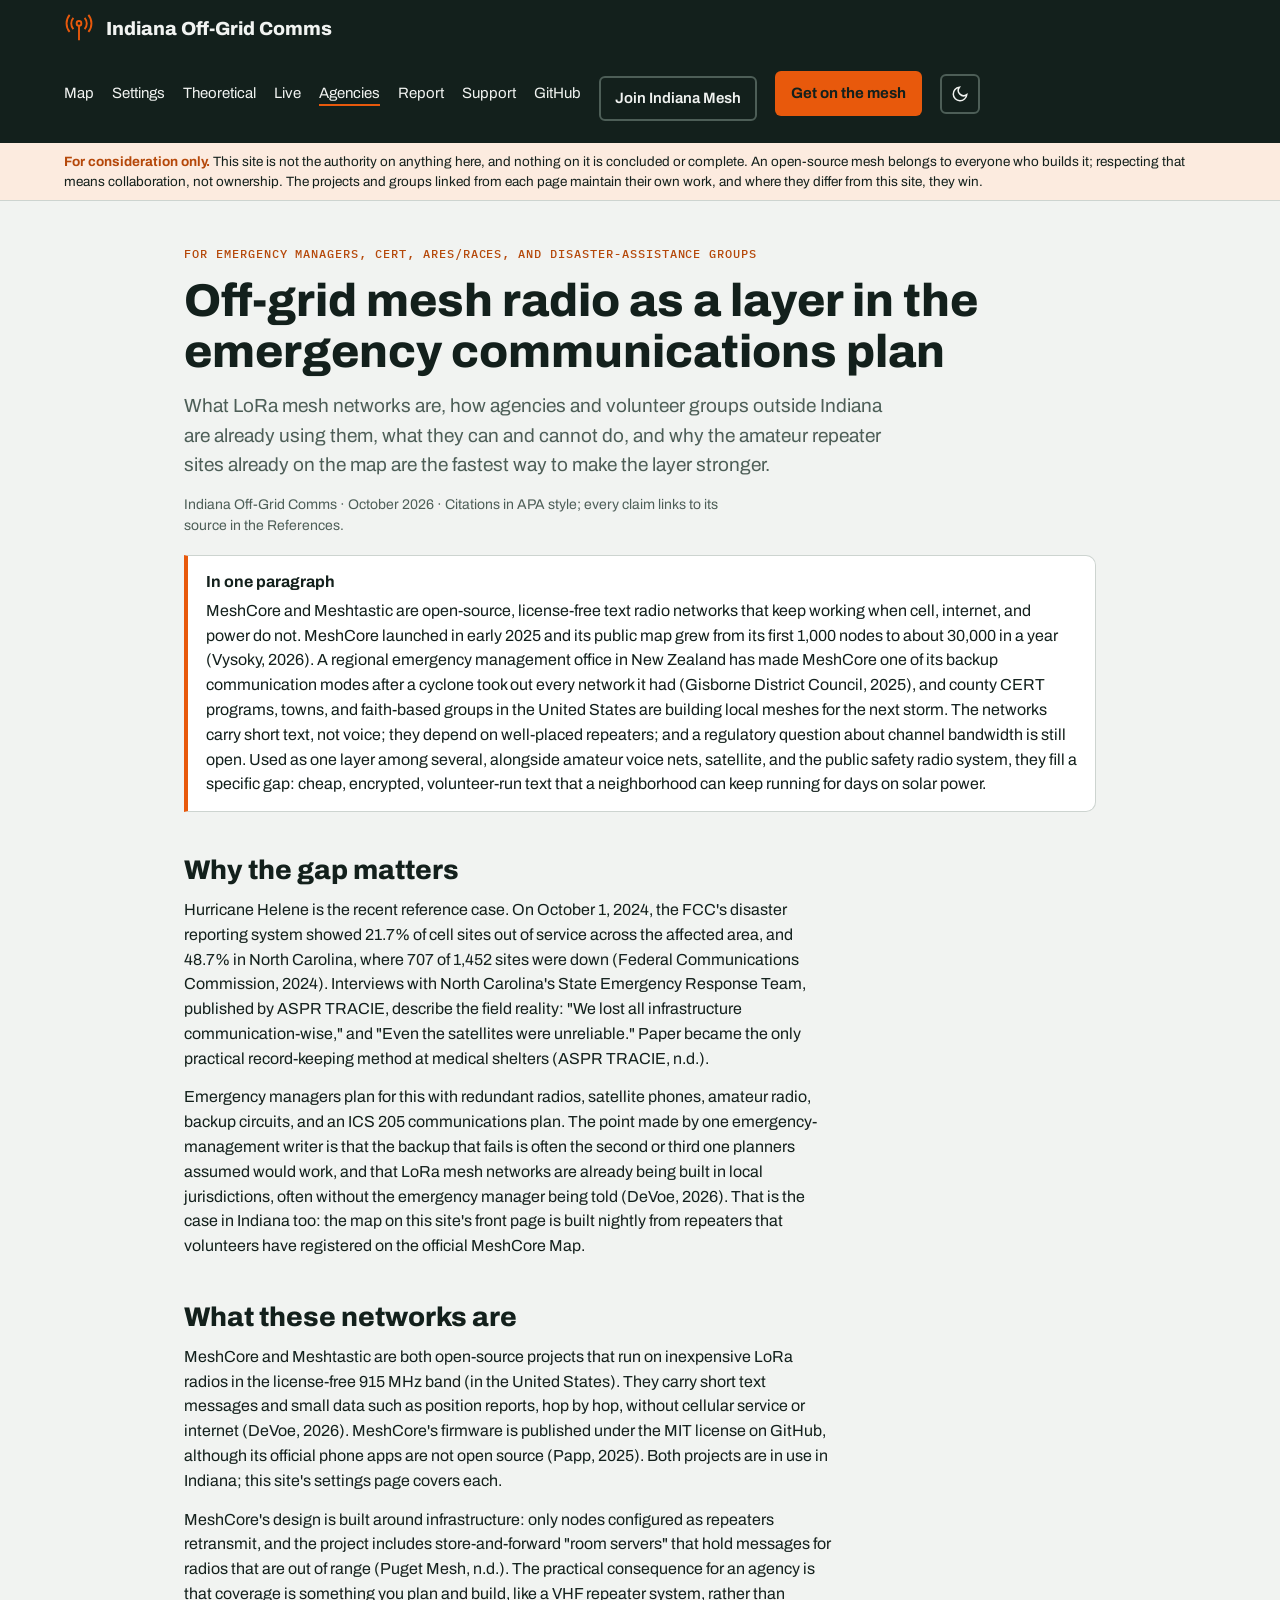
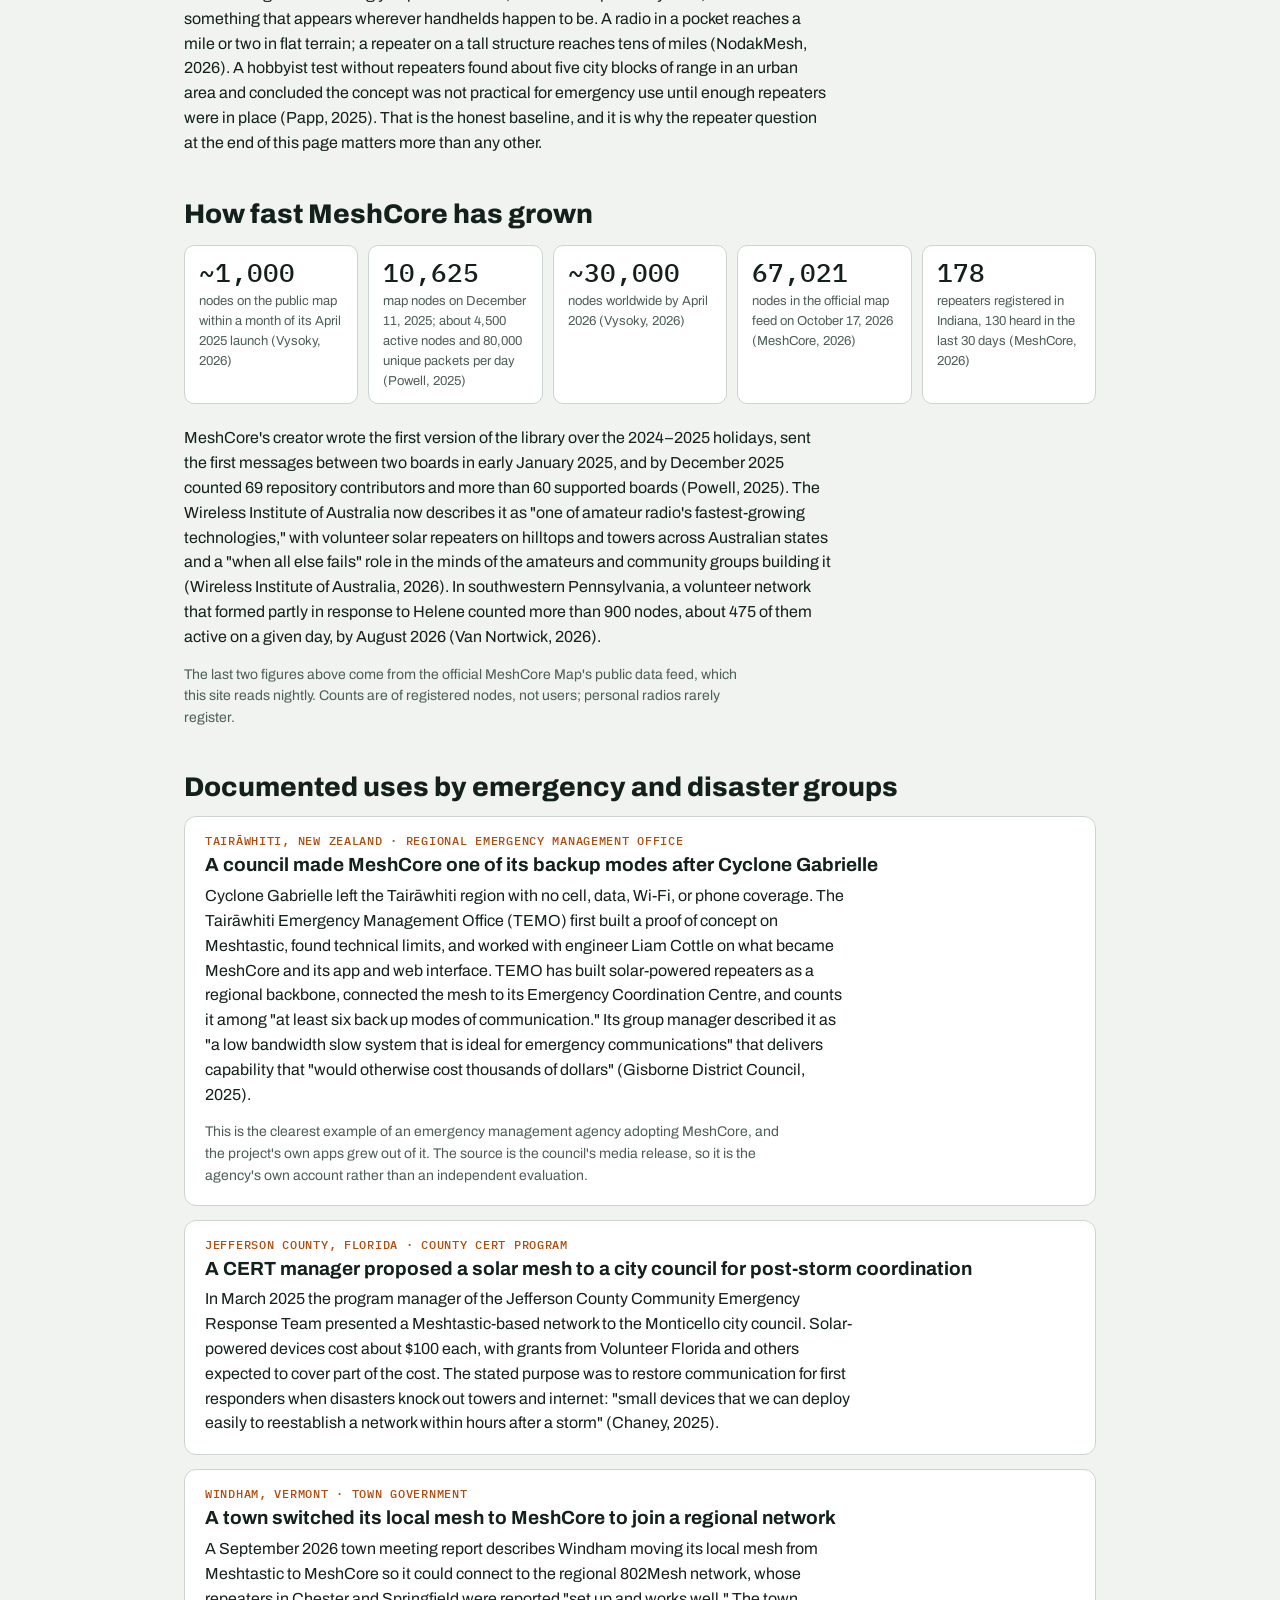
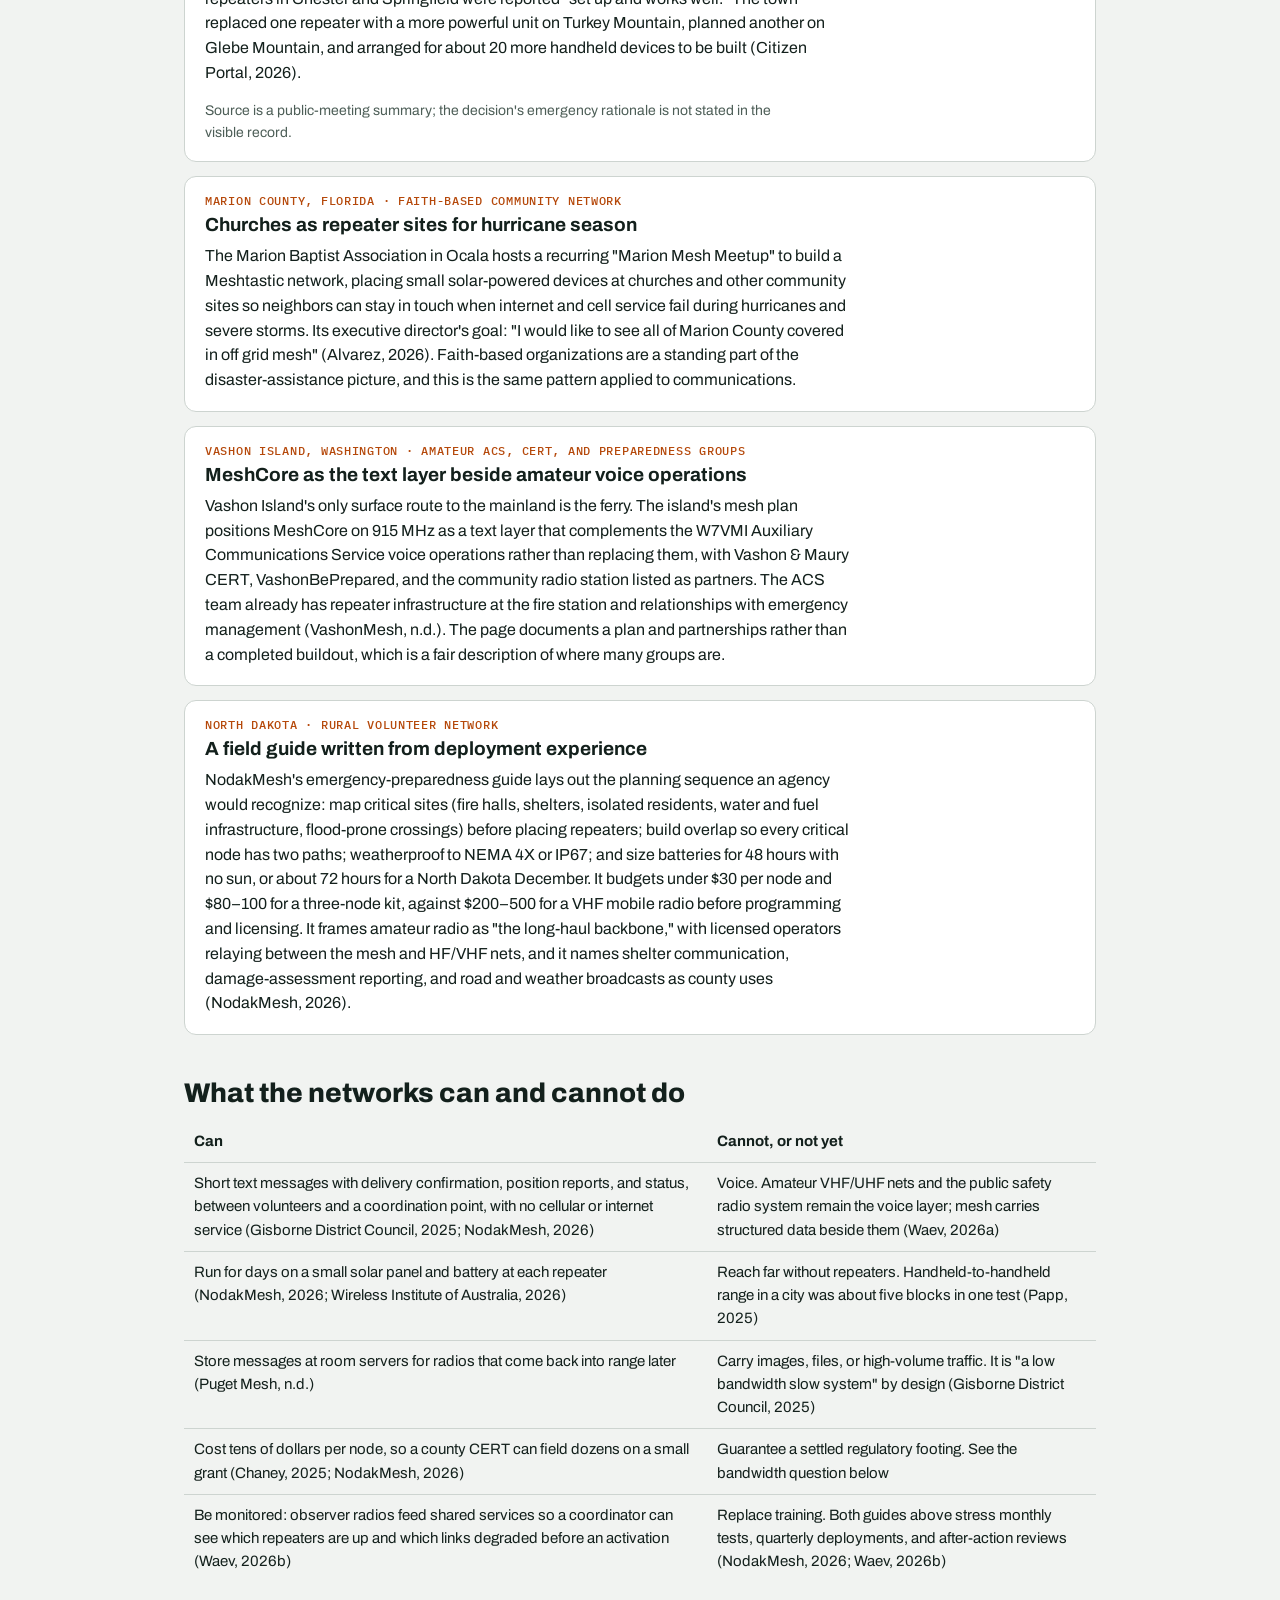
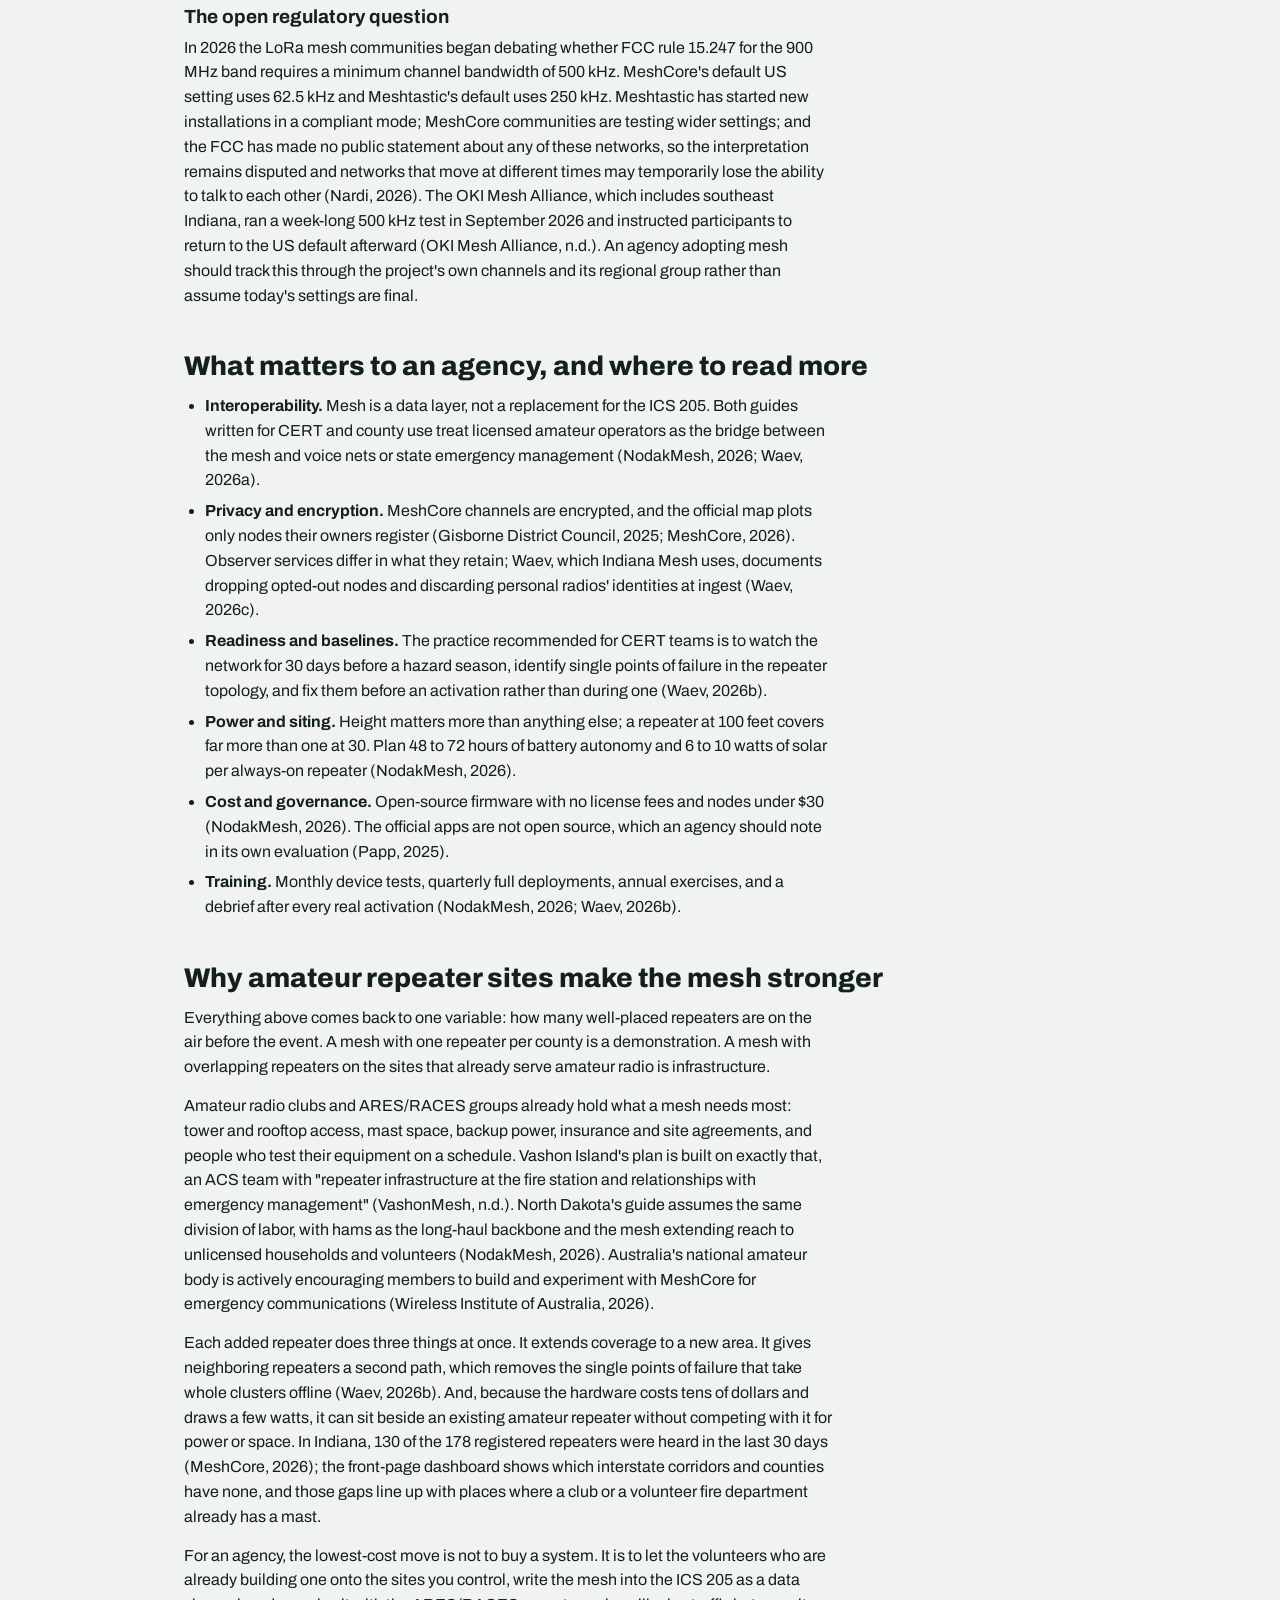
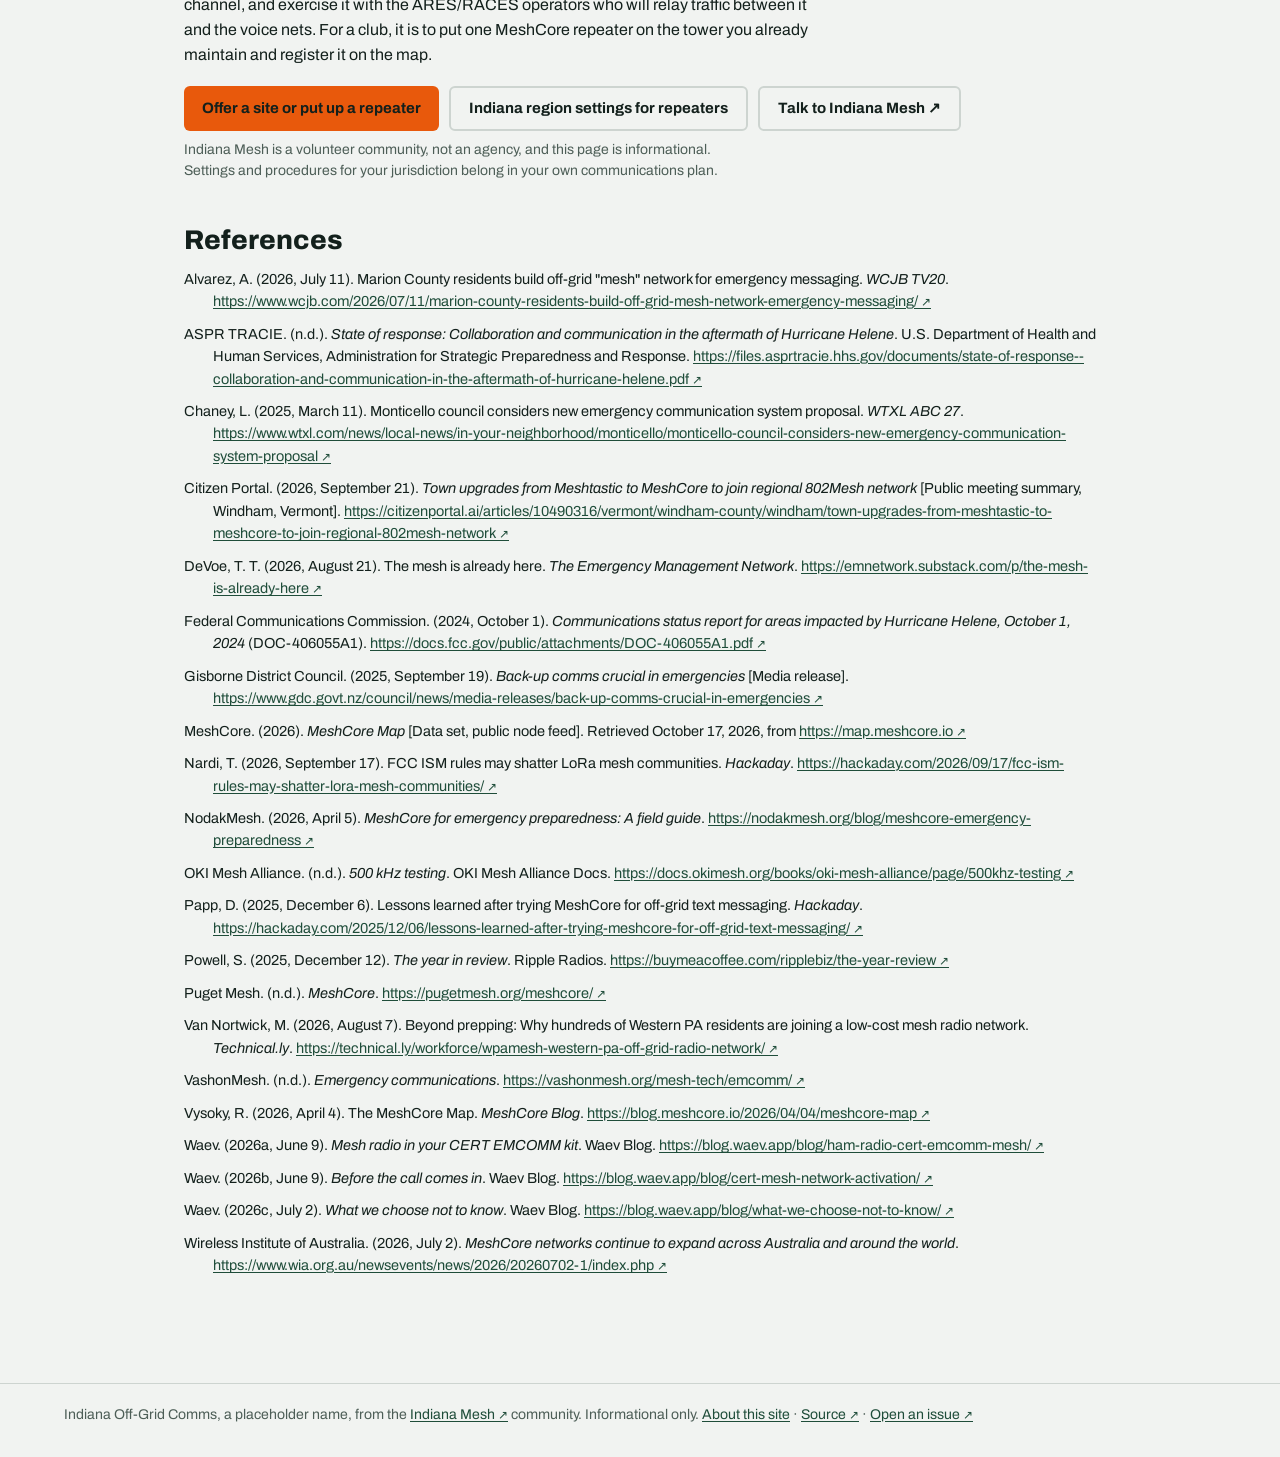
<file: emergency/index.html>
<!doctype html>
<html lang="en">
<head>
<meta charset="utf-8">
<script src="../assets/theme.js"></script>
<meta name="viewport" content="width=device-width, initial-scale=1, viewport-fit=cover">
<meta name="description" content="How emergency managers, CERT, ARES/RACES, and disaster-assistance groups are using off-grid LoRa mesh radio, with documented examples from New Zealand, Florida, Vermont, Pennsylvania, and North Dakota, what the networks can and cannot do, and why amateur repeater sites make them stronger.">
<title>Off-Grid Comms for Emergency Management</title>
<link rel="icon" href="../assets/favicon.svg" type="image/svg+xml">
<meta property="og:type" content="website">
<meta property="og:site_name" content="Indiana Off-Grid Comms">
<meta property="og:title" content="Off-grid mesh for emergency management">
<meta property="og:description" content="How emergency managers, CERT, ARES/RACES and disaster groups use off-grid LoRa mesh, with cited case studies.">
<meta property="og:url" content="https://mutiny19.github.io/ima/emergency/">
<meta property="og:image" content="https://mutiny19.github.io/ima/assets/social.png">
<meta property="og:image:width" content="1200">
<meta property="og:image:height" content="630">
<meta name="twitter:card" content="summary_large_image">
<link rel="preconnect" href="https://fonts.googleapis.com">
<link rel="preconnect" href="https://fonts.gstatic.com" crossorigin>
<link rel="stylesheet" href="https://fonts.googleapis.com/css2?family=Archivo:wght@400;500;600;700;800&family=IBM+Plex+Mono:wght@400;500&display=swap">
<link rel="stylesheet" href="../assets/site.css">
<style>
.site-nav .go { background: var(--beacon); color: #13201C; font-weight: 700; padding: 11px 16px; border-radius: 6px; }
.wrap { max-width: 960px; margin: 0 auto; padding: 40px 24px 72px; }
h1, h2, h3 { font-family: var(--display); margin: 0; line-height: 1.1; text-wrap: balance; }
.eyebrow { font: 500 12px/1 var(--mono); letter-spacing: .08em; text-transform: uppercase; color: var(--signal); }
h1 { font-size: clamp(32px, 5vw, 46px); font-weight: 800; margin: 10px 0 14px; }
.lead { font-size: 19px; color: var(--muted); max-width: 64ch; }
.meta { font-size: 14px; color: var(--muted); margin-top: 14px; }
h2 { font-size: 27px; font-weight: 800; margin: 44px 0 12px; }
h3 { font-size: 19px; font-weight: 700; margin: 24px 0 8px; }
p { margin: 0 0 14px; max-width: 72ch; }
ul, ol { margin: 0 0 14px; padding-left: 1.3em; max-width: 72ch; }
li { margin-bottom: 6px; }
.key { background: var(--panel); border: 1px solid var(--line); border-left: 4px solid var(--beacon); border-radius: 0 10px 10px 0; padding: 14px 18px; margin: 18px 0 22px; }
.key b { display: block; font-weight: 700; margin-bottom: 4px; }
.stats { display: grid; grid-template-columns: repeat(auto-fit, minmax(170px, 1fr)); gap: 10px; margin: 16px 0 22px; }
.stat { background: var(--panel); border: 1px solid var(--line); border-radius: 10px; padding: 12px 14px; }
.stat .v { font: 500 26px/1.1 var(--mono); }
.stat .k { font-size: 13px; color: var(--muted); margin-top: 4px; }
.case { background: var(--panel); border: 1px solid var(--line); border-radius: 12px; padding: 18px 20px; margin: 14px 0; }
.case h3 { margin-top: 0; }
.case .where { font: 500 12px/1 var(--mono); letter-spacing: .06em; text-transform: uppercase; color: var(--signal); margin-bottom: 8px; display: block; }
.case p:last-child { margin-bottom: 0; }
table { border-collapse: collapse; width: 100%; margin: 12px 0 20px; font-size: 15px; }
th, td { text-align: left; padding: 9px 10px; border-top: 1px solid var(--line); vertical-align: top; }
th { font-weight: 700; border-top: 0; }
.cta { display: flex; flex-wrap: wrap; gap: 10px; margin: 18px 0 8px; }
.btn { font: 700 15px/1 var(--body); border-radius: 6px; padding: 13px 18px; min-height: 44px; text-decoration: none; display: inline-flex; align-items: center; gap: 8px; }
.btn.primary { background: var(--beacon); color: #13201C; }
.btn.ghost { border: 2px solid var(--line); color: var(--fg); }
.refs { font-size: 14.5px; }
.refs p { padding-left: 2em; text-indent: -2em; max-width: none; margin-bottom: 10px; overflow-wrap: anywhere; }
.refs a { color: var(--link); }
.note { font-size: 14px; color: var(--muted); }
@media (max-width: 640px) { .wrap { padding-top: 28px; } h2 { margin-top: 36px; } }
</style>
</head>
<body>
<header class="site-head" id="top"><div class="bar">
  <a class="brand" href="../"><svg width="30" height="30" viewBox="0 0 32 32" fill="none" stroke="#E8590C" stroke-width="2" aria-hidden="true"><path d="M16 28V12"/><circle cx="16" cy="10" r="2.5"/><path d="M10 4a9 9 0 0 0 0 12"/><path d="M22 4a9 9 0 0 1 0 12"/><path d="M6 1a14 14 0 0 0 0 18"/><path d="M26 1a14 14 0 0 1 0 18"/></svg>Indiana Off-Grid Comms</a>
  <nav class="site-nav" aria-label="Site">
    <a href="../#map">Map</a>
    <button type="button" class="nav-menu" id="navMenu" aria-expanded="false" aria-controls="navMore">Menu</button>
    <span class="nav-more" id="navMore">
      <a href="../#protocols">Settings</a>
      <a href="../advanced/">Theoretical</a>
      <a href="../live/">Live</a>
      <a href="./" aria-current="page">Agencies</a>
      <a href="../#report">Report</a>
      <a href="../#support">Support</a>
      <a href="https://github.com/mutiny19/ima" target="_blank" rel="noopener">GitHub</a>
    </span>
    <a class="cta" href="https://discord.gg/2uwyceSF37" target="_blank" rel="noopener">Join Indiana Mesh</a>
    <a class="go" href="../meshcore/">Get on the mesh</a>
    <button type="button" class="theme-toggle" id="themeBtn" aria-label="Switch to light mode" title="Switch to light mode"><svg class="i-sun" width="18" height="18" viewBox="0 0 24 24" fill="none" stroke="currentColor" stroke-width="2" aria-hidden="true"><circle cx="12" cy="12" r="4"/><path d="M12 2v2M12 20v2M4.9 4.9l1.4 1.4M17.7 17.7l1.4 1.4M2 12h2M20 12h2M4.9 19.1l1.4-1.4M17.7 6.3l1.4-1.4"/></svg><svg class="i-moon" width="18" height="18" viewBox="0 0 24 24" fill="none" stroke="currentColor" stroke-width="2" aria-hidden="true"><path d="M21 12.8A9 9 0 1 1 11.2 3a7 7 0 0 0 9.8 9.8z"/></svg></button>
  </nav>
</div></header>
<div class="site-notice" role="note"><div class="bar"><b>For consideration only.</b> This site is not the authority on anything here, and nothing on it is concluded or complete. An open-source mesh belongs to everyone who builds it; respecting that means collaboration, not ownership. The projects and groups linked from each page maintain their own work, and where they differ from this site, they win.</div></div>

<main class="wrap">
<span class="eyebrow">For emergency managers, CERT, ARES/RACES, and disaster-assistance groups</span>
<h1>Off-grid mesh radio as a layer in the emergency communications plan</h1>
<p class="lead">What LoRa mesh networks are, how agencies and volunteer groups outside Indiana are already using them, what they can and cannot do, and why the amateur repeater sites already on the map are the fastest way to make the layer stronger.</p>
<p class="meta">Indiana Off-Grid Comms · October 2026 · Citations in APA style; every claim links to its source in the References.</p>

<div class="key"><b>In one paragraph</b>MeshCore and Meshtastic are open-source, license-free text radio networks that keep working when cell, internet, and power do not. MeshCore launched in early 2025 and its public map grew from its first 1,000 nodes to about 30,000 in a year (Vysoky, 2026). A regional emergency management office in New Zealand has made MeshCore one of its backup communication modes after a cyclone took out every network it had (Gisborne District Council, 2025), and county CERT programs, towns, and faith-based groups in the United States are building local meshes for the next storm. The networks carry short text, not voice; they depend on well-placed repeaters; and a regulatory question about channel bandwidth is still open. Used as one layer among several, alongside amateur voice nets, satellite, and the public safety radio system, they fill a specific gap: cheap, encrypted, volunteer-run text that a neighborhood can keep running for days on solar power.</div>

<h2>Why the gap matters</h2>
<p>Hurricane Helene is the recent reference case. On October 1, 2024, the FCC's disaster reporting system showed 21.7% of cell sites out of service across the affected area, and 48.7% in North Carolina, where 707 of 1,452 sites were down (Federal Communications Commission, 2024). Interviews with North Carolina's State Emergency Response Team, published by ASPR TRACIE, describe the field reality: "We lost all infrastructure communication-wise," and "Even the satellites were unreliable." Paper became the only practical record-keeping method at medical shelters (ASPR TRACIE, n.d.).</p>
<p>Emergency managers plan for this with redundant radios, satellite phones, amateur radio, backup circuits, and an ICS 205 communications plan. The point made by one emergency-management writer is that the backup that fails is often the second or third one planners assumed would work, and that LoRa mesh networks are already being built in local jurisdictions, often without the emergency manager being told (DeVoe, 2026). That is the case in Indiana too: the map on this site's front page is built nightly from repeaters that volunteers have registered on the official MeshCore Map.</p>

<h2>What these networks are</h2>
<p>MeshCore and Meshtastic are both open-source projects that run on inexpensive LoRa radios in the license-free 915 MHz band (in the United States). They carry short text messages and small data such as position reports, hop by hop, without cellular service or internet (DeVoe, 2026). MeshCore's firmware is published under the MIT license on GitHub, although its official phone apps are not open source (Papp, 2025). Both projects are in use in Indiana; this site's settings page covers each.</p>
<p>MeshCore's design is built around infrastructure: only nodes configured as repeaters retransmit, and the project includes store-and-forward "room servers" that hold messages for radios that are out of range (Puget Mesh, n.d.). The practical consequence for an agency is that coverage is something you plan and build, like a VHF repeater system, rather than something that appears wherever handhelds happen to be. A radio in a pocket reaches a mile or two in flat terrain; a repeater on a tall structure reaches tens of miles (NodakMesh, 2026). A hobbyist test without repeaters found about five city blocks of range in an urban area and concluded the concept was not practical for emergency use until enough repeaters were in place (Papp, 2025). That is the honest baseline, and it is why the repeater question at the end of this page matters more than any other.</p>

<h2>How fast MeshCore has grown</h2>
<div class="stats">
  <div class="stat"><div class="v">~1,000</div><div class="k">nodes on the public map within a month of its April 2025 launch (Vysoky, 2026)</div></div>
  <div class="stat"><div class="v">10,625</div><div class="k">map nodes on December 11, 2025; about 4,500 active nodes and 80,000 unique packets per day (Powell, 2025)</div></div>
  <div class="stat"><div class="v">~30,000</div><div class="k">nodes worldwide by April 2026 (Vysoky, 2026)</div></div>
  <div class="stat"><div class="v">67,021</div><div class="k">nodes in the official map feed on October 17, 2026 (MeshCore, 2026)</div></div>
  <div class="stat"><div class="v">178</div><div class="k">repeaters registered in Indiana, 130 heard in the last 30 days (MeshCore, 2026)</div></div>
</div>
<p>MeshCore's creator wrote the first version of the library over the 2024–2025 holidays, sent the first messages between two boards in early January 2025, and by December 2025 counted 69 repository contributors and more than 60 supported boards (Powell, 2025). The Wireless Institute of Australia now describes it as "one of amateur radio's fastest-growing technologies," with volunteer solar repeaters on hilltops and towers across Australian states and a "when all else fails" role in the minds of the amateurs and community groups building it (Wireless Institute of Australia, 2026). In southwestern Pennsylvania, a volunteer network that formed partly in response to Helene counted more than 900 nodes, about 475 of them active on a given day, by August 2026 (Van Nortwick, 2026).</p>
<p class="note">The last two figures above come from the official MeshCore Map's public data feed, which this site reads nightly. Counts are of registered nodes, not users; personal radios rarely register.</p>

<h2>Documented uses by emergency and disaster groups</h2>

<div class="case"><span class="where">Tairāwhiti, New Zealand · regional emergency management office</span>
<h3>A council made MeshCore one of its backup modes after Cyclone Gabrielle</h3>
<p>Cyclone Gabrielle left the Tairāwhiti region with no cell, data, Wi-Fi, or phone coverage. The Tairāwhiti Emergency Management Office (TEMO) first built a proof of concept on Meshtastic, found technical limits, and worked with engineer Liam Cottle on what became MeshCore and its app and web interface. TEMO has built solar-powered repeaters as a regional backbone, connected the mesh to its Emergency Coordination Centre, and counts it among "at least six back up modes of communication." Its group manager described it as "a low bandwidth slow system that is ideal for emergency communications" that delivers capability that "would otherwise cost thousands of dollars" (Gisborne District Council, 2025).</p>
<p class="note">This is the clearest example of an emergency management agency adopting MeshCore, and the project's own apps grew out of it. The source is the council's media release, so it is the agency's own account rather than an independent evaluation.</p></div>

<div class="case"><span class="where">Jefferson County, Florida · county CERT program</span>
<h3>A CERT manager proposed a solar mesh to a city council for post-storm coordination</h3>
<p>In March 2025 the program manager of the Jefferson County Community Emergency Response Team presented a Meshtastic-based network to the Monticello city council. Solar-powered devices cost about $100 each, with grants from Volunteer Florida and others expected to cover part of the cost. The stated purpose was to restore communication for first responders when disasters knock out towers and internet: "small devices that we can deploy easily to reestablish a network within hours after a storm" (Chaney, 2025).</p></div>

<div class="case"><span class="where">Windham, Vermont · town government</span>
<h3>A town switched its local mesh to MeshCore to join a regional network</h3>
<p>A September 2026 town meeting report describes Windham moving its local mesh from Meshtastic to MeshCore so it could connect to the regional 802Mesh network, whose repeaters in Chester and Springfield were reported "set up and works well." The town replaced one repeater with a more powerful unit on Turkey Mountain, planned another on Glebe Mountain, and arranged for about 20 more handheld devices to be built (Citizen Portal, 2026).</p>
<p class="note">Source is a public-meeting summary; the decision's emergency rationale is not stated in the visible record.</p></div>

<div class="case"><span class="where">Marion County, Florida · faith-based community network</span>
<h3>Churches as repeater sites for hurricane season</h3>
<p>The Marion Baptist Association in Ocala hosts a recurring "Marion Mesh Meetup" to build a Meshtastic network, placing small solar-powered devices at churches and other community sites so neighbors can stay in touch when internet and cell service fail during hurricanes and severe storms. Its executive director's goal: "I would like to see all of Marion County covered in off grid mesh" (Alvarez, 2026). Faith-based organizations are a standing part of the disaster-assistance picture, and this is the same pattern applied to communications.</p></div>

<div class="case"><span class="where">Vashon Island, Washington · amateur ACS, CERT, and preparedness groups</span>
<h3>MeshCore as the text layer beside amateur voice operations</h3>
<p>Vashon Island's only surface route to the mainland is the ferry. The island's mesh plan positions MeshCore on 915 MHz as a text layer that complements the W7VMI Auxiliary Communications Service voice operations rather than replacing them, with Vashon &amp; Maury CERT, VashonBePrepared, and the community radio station listed as partners. The ACS team already has repeater infrastructure at the fire station and relationships with emergency management (VashonMesh, n.d.). The page documents a plan and partnerships rather than a completed buildout, which is a fair description of where many groups are.</p></div>

<div class="case"><span class="where">North Dakota · rural volunteer network</span>
<h3>A field guide written from deployment experience</h3>
<p>NodakMesh's emergency-preparedness guide lays out the planning sequence an agency would recognize: map critical sites (fire halls, shelters, isolated residents, water and fuel infrastructure, flood-prone crossings) before placing repeaters; build overlap so every critical node has two paths; weatherproof to NEMA 4X or IP67; and size batteries for 48 hours with no sun, or about 72 hours for a North Dakota December. It budgets under $30 per node and $80–100 for a three-node kit, against $200–500 for a VHF mobile radio before programming and licensing. It frames amateur radio as "the long-haul backbone," with licensed operators relaying between the mesh and HF/VHF nets, and it names shelter communication, damage-assessment reporting, and road and weather broadcasts as county uses (NodakMesh, 2026).</p></div>

<h2>What the networks can and cannot do</h2>
<table>
<thead><tr><th>Can</th><th>Cannot, or not yet</th></tr></thead>
<tbody>
<tr><td>Short text messages with delivery confirmation, position reports, and status, between volunteers and a coordination point, with no cellular or internet service (Gisborne District Council, 2025; NodakMesh, 2026)</td><td>Voice. Amateur VHF/UHF nets and the public safety radio system remain the voice layer; mesh carries structured data beside them (Waev, 2026a)</td></tr>
<tr><td>Run for days on a small solar panel and battery at each repeater (NodakMesh, 2026; Wireless Institute of Australia, 2026)</td><td>Reach far without repeaters. Handheld-to-handheld range in a city was about five blocks in one test (Papp, 2025)</td></tr>
<tr><td>Store messages at room servers for radios that come back into range later (Puget Mesh, n.d.)</td><td>Carry images, files, or high-volume traffic. It is "a low bandwidth slow system" by design (Gisborne District Council, 2025)</td></tr>
<tr><td>Cost tens of dollars per node, so a county CERT can field dozens on a small grant (Chaney, 2025; NodakMesh, 2026)</td><td>Guarantee a settled regulatory footing. See the bandwidth question below</td></tr>
<tr><td>Be monitored: observer radios feed shared services so a coordinator can see which repeaters are up and which links degraded before an activation (Waev, 2026b)</td><td>Replace training. Both guides above stress monthly tests, quarterly deployments, and after-action reviews (NodakMesh, 2026; Waev, 2026b)</td></tr>
</tbody>
</table>

<h3>The open regulatory question</h3>
<p>In 2026 the LoRa mesh communities began debating whether FCC rule 15.247 for the 900 MHz band requires a minimum channel bandwidth of 500 kHz. MeshCore's default US setting uses 62.5 kHz and Meshtastic's default uses 250 kHz. Meshtastic has started new installations in a compliant mode; MeshCore communities are testing wider settings; and the FCC has made no public statement about any of these networks, so the interpretation remains disputed and networks that move at different times may temporarily lose the ability to talk to each other (Nardi, 2026). The OKI Mesh Alliance, which includes southeast Indiana, ran a week-long 500 kHz test in September 2026 and instructed participants to return to the US default afterward (OKI Mesh Alliance, n.d.). An agency adopting mesh should track this through the project's own channels and its regional group rather than assume today's settings are final.</p>

<h2>What matters to an agency, and where to read more</h2>
<ul>
<li><strong>Interoperability.</strong> Mesh is a data layer, not a replacement for the ICS 205. Both guides written for CERT and county use treat licensed amateur operators as the bridge between the mesh and voice nets or state emergency management (NodakMesh, 2026; Waev, 2026a).</li>
<li><strong>Privacy and encryption.</strong> MeshCore channels are encrypted, and the official map plots only nodes their owners register (Gisborne District Council, 2025; MeshCore, 2026). Observer services differ in what they retain; Waev, which Indiana Mesh uses, documents dropping opted-out nodes and discarding personal radios' identities at ingest (Waev, 2026c).</li>
<li><strong>Readiness and baselines.</strong> The practice recommended for CERT teams is to watch the network for 30 days before a hazard season, identify single points of failure in the repeater topology, and fix them before an activation rather than during one (Waev, 2026b).</li>
<li><strong>Power and siting.</strong> Height matters more than anything else; a repeater at 100 feet covers far more than one at 30. Plan 48 to 72 hours of battery autonomy and 6 to 10 watts of solar per always-on repeater (NodakMesh, 2026).</li>
<li><strong>Cost and governance.</strong> Open-source firmware with no license fees and nodes under $30 (NodakMesh, 2026). The official apps are not open source, which an agency should note in its own evaluation (Papp, 2025).</li>
<li><strong>Training.</strong> Monthly device tests, quarterly full deployments, annual exercises, and a debrief after every real activation (NodakMesh, 2026; Waev, 2026b).</li>
</ul>

<h2>Why amateur repeater sites make the mesh stronger</h2>
<p>Everything above comes back to one variable: how many well-placed repeaters are on the air before the event. A mesh with one repeater per county is a demonstration. A mesh with overlapping repeaters on the sites that already serve amateur radio is infrastructure.</p>
<p>Amateur radio clubs and ARES/RACES groups already hold what a mesh needs most: tower and rooftop access, mast space, backup power, insurance and site agreements, and people who test their equipment on a schedule. Vashon Island's plan is built on exactly that, an ACS team with "repeater infrastructure at the fire station and relationships with emergency management" (VashonMesh, n.d.). North Dakota's guide assumes the same division of labor, with hams as the long-haul backbone and the mesh extending reach to unlicensed households and volunteers (NodakMesh, 2026). Australia's national amateur body is actively encouraging members to build and experiment with MeshCore for emergency communications (Wireless Institute of Australia, 2026).</p>
<p>Each added repeater does three things at once. It extends coverage to a new area. It gives neighboring repeaters a second path, which removes the single points of failure that take whole clusters offline (Waev, 2026b). And, because the hardware costs tens of dollars and draws a few watts, it can sit beside an existing amateur repeater without competing with it for power or space. In Indiana, 130 of the 178 registered repeaters were heard in the last 30 days (MeshCore, 2026); the front-page dashboard shows which interstate corridors and counties have none, and those gaps line up with places where a club or a volunteer fire department already has a mast.</p>
<p>For an agency, the lowest-cost move is not to buy a system. It is to let the volunteers who are already building one onto the sites you control, write the mesh into the ICS 205 as a data channel, and exercise it with the ARES/RACES operators who will relay traffic between it and the voice nets. For a club, it is to put one MeshCore repeater on the tower you already maintain and register it on the map.</p>
<div class="cta">
  <a class="btn primary" href="../#support">Offer a site or put up a repeater</a>
  <a class="btn ghost" href="../advanced/">Indiana region settings for repeaters</a>
  <a class="btn ghost" href="https://discord.gg/2uwyceSF37" target="_blank" rel="noopener">Talk to Indiana Mesh ↗</a>
</div>
<p class="note">Indiana Mesh is a volunteer community, not an agency, and this page is informational. Settings and procedures for your jurisdiction belong in your own communications plan.</p>

<h2>References</h2>
<div class="refs">
<p>Alvarez, A. (2026, July 11). Marion County residents build off-grid "mesh" network for emergency messaging. <em>WCJB TV20</em>. <a href="https://www.wcjb.com/2026/07/11/marion-county-residents-build-off-grid-mesh-network-emergency-messaging/" target="_blank" rel="noopener">https://www.wcjb.com/2026/07/11/marion-county-residents-build-off-grid-mesh-network-emergency-messaging/</a></p>
<p>ASPR TRACIE. (n.d.). <em>State of response: Collaboration and communication in the aftermath of Hurricane Helene</em>. U.S. Department of Health and Human Services, Administration for Strategic Preparedness and Response. <a href="https://files.asprtracie.hhs.gov/documents/state-of-response--collaboration-and-communication-in-the-aftermath-of-hurricane-helene.pdf" target="_blank" rel="noopener">https://files.asprtracie.hhs.gov/documents/state-of-response--collaboration-and-communication-in-the-aftermath-of-hurricane-helene.pdf</a></p>
<p>Chaney, L. (2025, March 11). Monticello council considers new emergency communication system proposal. <em>WTXL ABC 27</em>. <a href="https://www.wtxl.com/news/local-news/in-your-neighborhood/monticello/monticello-council-considers-new-emergency-communication-system-proposal" target="_blank" rel="noopener">https://www.wtxl.com/news/local-news/in-your-neighborhood/monticello/monticello-council-considers-new-emergency-communication-system-proposal</a></p>
<p>Citizen Portal. (2026, September 21). <em>Town upgrades from Meshtastic to MeshCore to join regional 802Mesh network</em> [Public meeting summary, Windham, Vermont]. <a href="https://citizenportal.ai/articles/10490316/vermont/windham-county/windham/town-upgrades-from-meshtastic-to-meshcore-to-join-regional-802mesh-network" target="_blank" rel="noopener">https://citizenportal.ai/articles/10490316/vermont/windham-county/windham/town-upgrades-from-meshtastic-to-meshcore-to-join-regional-802mesh-network</a></p>
<p>DeVoe, T. T. (2026, August 21). The mesh is already here. <em>The Emergency Management Network</em>. <a href="https://emnetwork.substack.com/p/the-mesh-is-already-here" target="_blank" rel="noopener">https://emnetwork.substack.com/p/the-mesh-is-already-here</a></p>
<p>Federal Communications Commission. (2024, October 1). <em>Communications status report for areas impacted by Hurricane Helene, October 1, 2024</em> (DOC-406055A1). <a href="https://docs.fcc.gov/public/attachments/DOC-406055A1.pdf" target="_blank" rel="noopener">https://docs.fcc.gov/public/attachments/DOC-406055A1.pdf</a></p>
<p>Gisborne District Council. (2025, September 19). <em>Back-up comms crucial in emergencies</em> [Media release]. <a href="https://www.gdc.govt.nz/council/news/media-releases/back-up-comms-crucial-in-emergencies" target="_blank" rel="noopener">https://www.gdc.govt.nz/council/news/media-releases/back-up-comms-crucial-in-emergencies</a></p>
<p>MeshCore. (2026). <em>MeshCore Map</em> [Data set, public node feed]. Retrieved October 17, 2026, from <a href="https://map.meshcore.io" target="_blank" rel="noopener">https://map.meshcore.io</a></p>
<p>Nardi, T. (2026, September 17). FCC ISM rules may shatter LoRa mesh communities. <em>Hackaday</em>. <a href="https://hackaday.com/2026/09/17/fcc-ism-rules-may-shatter-lora-mesh-communities/" target="_blank" rel="noopener">https://hackaday.com/2026/09/17/fcc-ism-rules-may-shatter-lora-mesh-communities/</a></p>
<p>NodakMesh. (2026, April 5). <em>MeshCore for emergency preparedness: A field guide</em>. <a href="https://nodakmesh.org/blog/meshcore-emergency-preparedness" target="_blank" rel="noopener">https://nodakmesh.org/blog/meshcore-emergency-preparedness</a></p>
<p>OKI Mesh Alliance. (n.d.). <em>500 kHz testing</em>. OKI Mesh Alliance Docs. <a href="https://docs.okimesh.org/books/oki-mesh-alliance/page/500khz-testing" target="_blank" rel="noopener">https://docs.okimesh.org/books/oki-mesh-alliance/page/500khz-testing</a></p>
<p>Papp, D. (2025, December 6). Lessons learned after trying MeshCore for off-grid text messaging. <em>Hackaday</em>. <a href="https://hackaday.com/2025/12/06/lessons-learned-after-trying-meshcore-for-off-grid-text-messaging/" target="_blank" rel="noopener">https://hackaday.com/2025/12/06/lessons-learned-after-trying-meshcore-for-off-grid-text-messaging/</a></p>
<p>Powell, S. (2025, December 12). <em>The year in review</em>. Ripple Radios. <a href="https://buymeacoffee.com/ripplebiz/the-year-review" target="_blank" rel="noopener">https://buymeacoffee.com/ripplebiz/the-year-review</a></p>
<p>Puget Mesh. (n.d.). <em>MeshCore</em>. <a href="https://pugetmesh.org/meshcore/" target="_blank" rel="noopener">https://pugetmesh.org/meshcore/</a></p>
<p>Van Nortwick, M. (2026, August 7). Beyond prepping: Why hundreds of Western PA residents are joining a low-cost mesh radio network. <em>Technical.ly</em>. <a href="https://technical.ly/workforce/wpamesh-western-pa-off-grid-radio-network/" target="_blank" rel="noopener">https://technical.ly/workforce/wpamesh-western-pa-off-grid-radio-network/</a></p>
<p>VashonMesh. (n.d.). <em>Emergency communications</em>. <a href="https://vashonmesh.org/mesh-tech/emcomm/" target="_blank" rel="noopener">https://vashonmesh.org/mesh-tech/emcomm/</a></p>
<p>Vysoky, R. (2026, April 4). The MeshCore Map. <em>MeshCore Blog</em>. <a href="https://blog.meshcore.io/2026/04/04/meshcore-map" target="_blank" rel="noopener">https://blog.meshcore.io/2026/04/04/meshcore-map</a></p>
<p>Waev. (2026a, June 9). <em>Mesh radio in your CERT EMCOMM kit</em>. Waev Blog. <a href="https://blog.waev.app/blog/ham-radio-cert-emcomm-mesh/" target="_blank" rel="noopener">https://blog.waev.app/blog/ham-radio-cert-emcomm-mesh/</a></p>
<p>Waev. (2026b, June 9). <em>Before the call comes in</em>. Waev Blog. <a href="https://blog.waev.app/blog/cert-mesh-network-activation/" target="_blank" rel="noopener">https://blog.waev.app/blog/cert-mesh-network-activation/</a></p>
<p>Waev. (2026c, July 2). <em>What we choose not to know</em>. Waev Blog. <a href="https://blog.waev.app/blog/what-we-choose-not-to-know/" target="_blank" rel="noopener">https://blog.waev.app/blog/what-we-choose-not-to-know/</a></p>
<p>Wireless Institute of Australia. (2026, July 2). <em>MeshCore networks continue to expand across Australia and around the world</em>. <a href="https://www.wia.org.au/newsevents/news/2026/20260702-1/index.php" target="_blank" rel="noopener">https://www.wia.org.au/newsevents/news/2026/20260702-1/index.php</a></p>
</div>
</main>

<footer class="site-foot"><div class="bar">
  <span>Indiana Off-Grid Comms, a placeholder name, from the <a href="https://discord.gg/2uwyceSF37" target="_blank" rel="noopener">Indiana Mesh</a> community. Informational only. <a href="../#about">About this site</a> · <a href="https://github.com/mutiny19/ima" target="_blank" rel="noopener">Source</a> · <a href="https://github.com/mutiny19/ima/issues/new/choose" target="_blank" rel="noopener">Open an issue</a></span>
</div></footer>

<script src="../assets/site.js"></script>
</body>
</html>
</file>
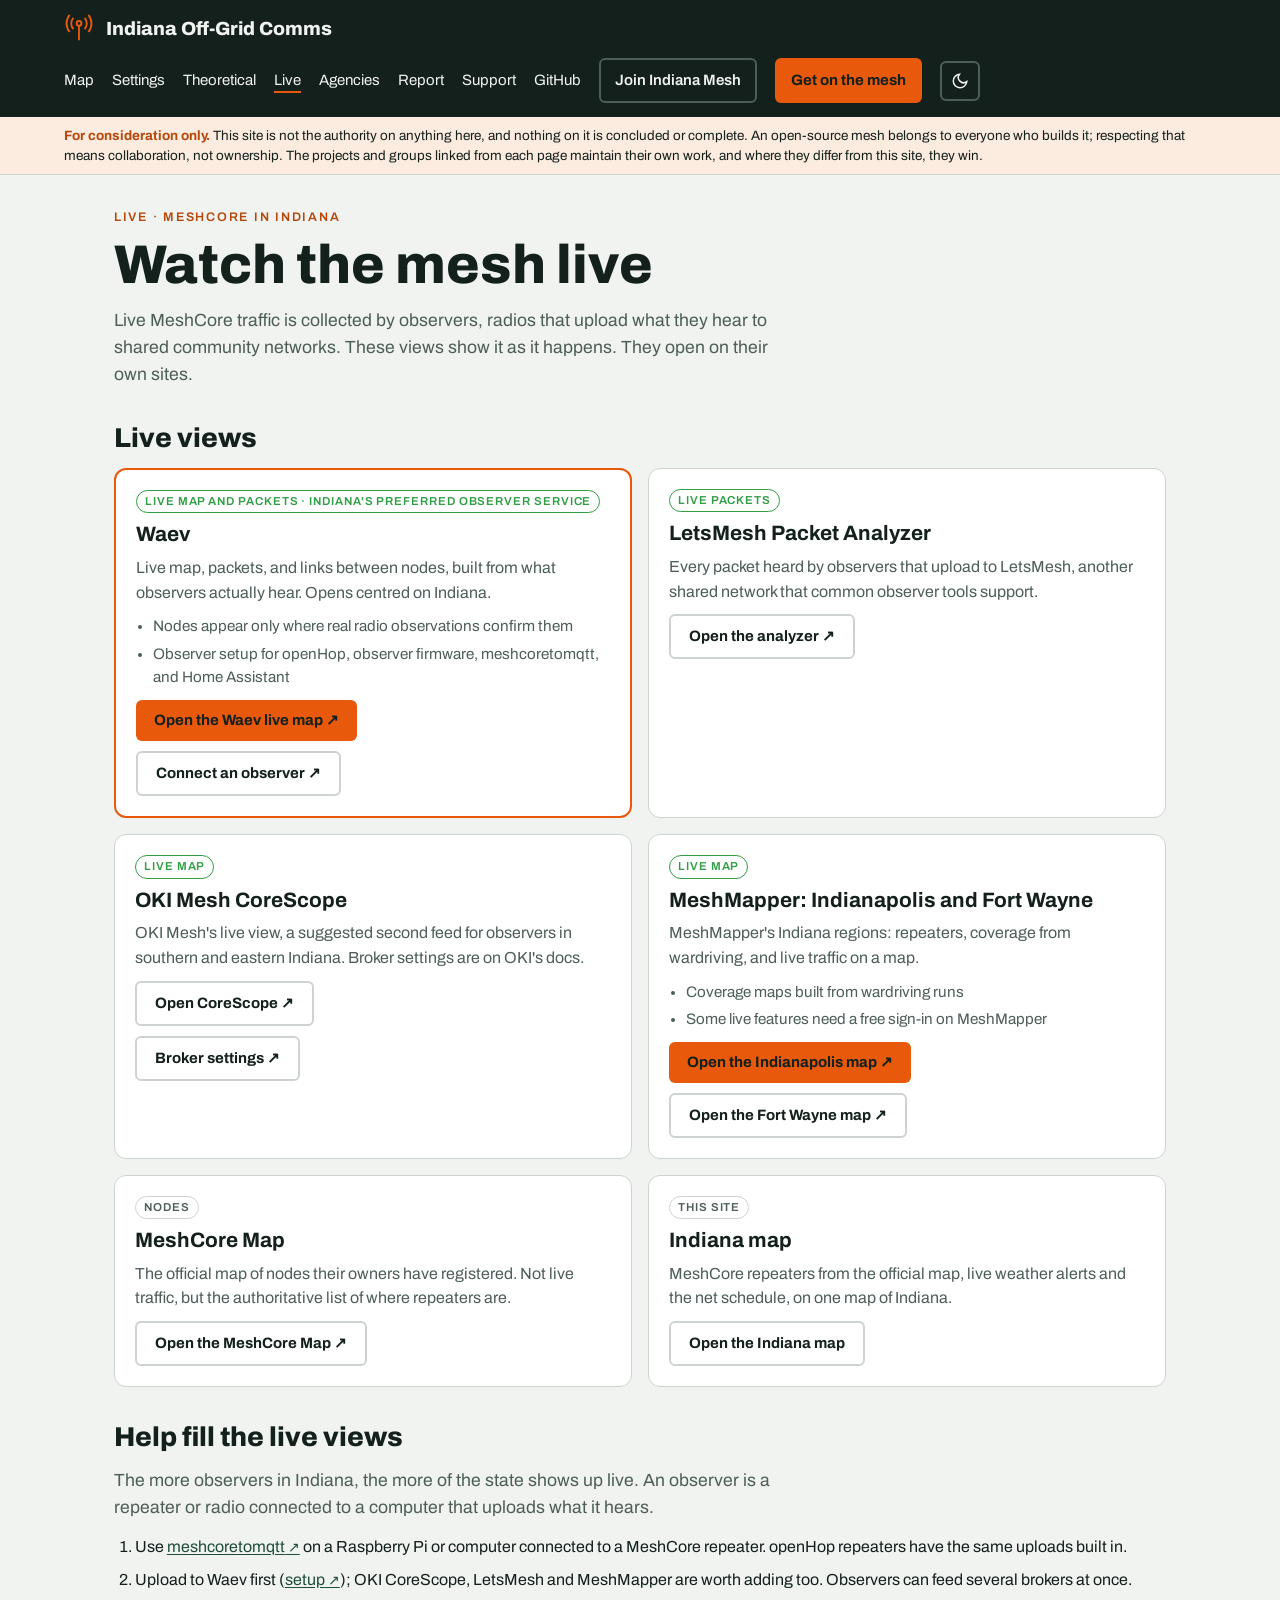
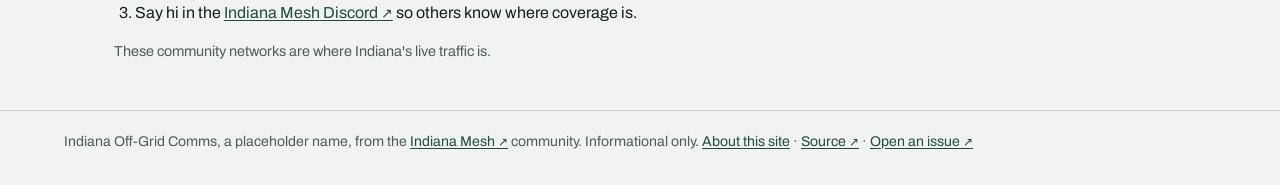
<file: live/index.html>
<!doctype html>
<html lang="en">
<head>
<meta charset="utf-8">
<script src="../assets/theme.js"></script>
<meta name="viewport" content="width=device-width, initial-scale=1, viewport-fit=cover">
<meta name="description" content="Where to watch live MeshCore traffic in Indiana: the LetsMesh Packet Analyzer, MeshMapper's Indianapolis and Fort Wayne maps and the official MeshCore Map.">
<title>Indiana Mesh Live</title>
<link rel="icon" href="../assets/favicon.svg" type="image/svg+xml">
<meta property="og:type" content="website">
<meta property="og:site_name" content="Indiana Off-Grid Comms">
<meta property="og:title" content="Watch the Indiana mesh live">
<meta property="og:description" content="Where Indiana's live MeshCore traffic shows up: Waev, OKI CoreScope, LetsMesh, MeshMapper and the official MeshCore Map.">
<meta property="og:url" content="https://mutiny19.github.io/ima/live/">
<meta property="og:image" content="https://mutiny19.github.io/ima/assets/social.png">
<meta property="og:image:width" content="1200">
<meta property="og:image:height" content="630">
<meta name="twitter:card" content="summary_large_image">
<link rel="preconnect" href="https://fonts.googleapis.com">
<link rel="preconnect" href="https://fonts.gstatic.com" crossorigin>
<link rel="stylesheet" href="https://fonts.googleapis.com/css2?family=Archivo:wght@400;500;600;700;800&family=IBM+Plex+Mono:wght@400;500&display=swap">
<link rel="stylesheet" href="../assets/site.css">
<style>
/* Live: where to watch live traffic (the community networks observers already feed), then how to add an observer. */
.wrap { max-width: 1100px; margin: 0 auto; padding-inline: 24px; padding-block: 36px 24px; display: grid; gap: 36px; }
h1, h2, h3 { font-family: var(--display); margin: 0; line-height: 1.08; text-wrap: balance; }
h1 { font-size: clamp(2.2rem, 5.5vw, 3.4rem); font-weight: 800; }
h2 { font-size: 1.7rem; font-weight: 800; }
h3 { font-size: 1.3rem; font-weight: 700; }
p { margin: 0; }
.site-nav .go { background: var(--beacon); color: #13201C; font-weight: 700; padding: 11px 16px; border-radius: 6px; }
.eyebrow { font: 600 .78rem/1 var(--body); letter-spacing: .14em; text-transform: uppercase; color: var(--signal); }
.hero { display: grid; gap: 12px; }
.lead { font-size: 1.1rem; color: var(--muted); max-width: 66ch; }
section { display: grid; gap: 14px; }
.views { display: grid; grid-template-columns: repeat(2, minmax(0, 1fr)); gap: 16px; }
.view { background: var(--panel); border: 1px solid var(--line); border-radius: 12px; padding: 20px; display: grid; gap: 10px; align-content: start; }
.view.main { border: 2px solid var(--beacon); }
.view p { color: var(--muted); }
.view ul { margin: 0; padding-left: 1.1em; display: grid; gap: 4px; color: var(--muted); font-size: .95rem; }
.badge { justify-self: start; font: 600 .72rem/1 var(--body); letter-spacing: .08em; text-transform: uppercase; padding: 5px 8px; border-radius: 999px; border: 1px solid var(--line); color: var(--muted); }
.badge.live { border-color: var(--live); color: var(--live); }
.btn { justify-self: start; font: 700 15px/1 var(--body); border-radius: 6px; padding: 13px 18px; text-decoration: none; display: inline-block; }
.btn.primary { background: var(--beacon); color: #13201C; }
.btn.ghost { border: 2px solid var(--line); color: var(--fg); }
.note { font-size: .9rem; color: var(--muted); }
.steps { margin: 0; padding-left: 1.3em; display: grid; gap: 8px; }
@media (max-width: 760px) { .views { grid-template-columns: 1fr; } }
</style>
</head>
<body>
<header class="site-head"><div class="bar">
  <a class="brand" href="../"><svg width="30" height="30" viewBox="0 0 32 32" fill="none" stroke="#E8590C" stroke-width="2" aria-hidden="true"><path d="M16 28V12"/><circle cx="16" cy="10" r="2.5"/><path d="M10 4a9 9 0 0 0 0 12"/><path d="M22 4a9 9 0 0 1 0 12"/><path d="M6 1a14 14 0 0 0 0 18"/><path d="M26 1a14 14 0 0 1 0 18"/></svg>Indiana Off-Grid Comms</a>
  <nav class="site-nav" aria-label="Site">
    <a href="../#map">Map</a>
    <button type="button" class="nav-menu" id="navMenu" aria-expanded="false" aria-controls="navMore">Menu</button>
    <span class="nav-more" id="navMore">
      <a href="../#protocols">Settings</a>
      <a href="../advanced/">Theoretical</a>
      <a href="./" aria-current="page">Live</a>
      <a href="../emergency/">Agencies</a>
      <a href="../#report">Report</a>
      <a href="../#support">Support</a>
      <a href="https://github.com/mutiny19/ima" target="_blank" rel="noopener">GitHub</a>
    </span>
    <a class="cta" href="https://discord.gg/2uwyceSF37" target="_blank" rel="noopener">Join Indiana Mesh</a>
    <a class="go" href="../meshcore/">Get on the mesh</a>
    <button type="button" class="theme-toggle" id="themeBtn" aria-label="Switch to light mode" title="Switch to light mode"><svg class="i-sun" width="18" height="18" viewBox="0 0 24 24" fill="none" stroke="currentColor" stroke-width="2" aria-hidden="true"><circle cx="12" cy="12" r="4"/><path d="M12 2v2M12 20v2M4.9 4.9l1.4 1.4M17.7 17.7l1.4 1.4M2 12h2M20 12h2M4.9 19.1l1.4-1.4M17.7 6.3l1.4-1.4"/></svg><svg class="i-moon" width="18" height="18" viewBox="0 0 24 24" fill="none" stroke="currentColor" stroke-width="2" aria-hidden="true"><path d="M21 12.8A9 9 0 1 1 11.2 3a7 7 0 0 0 9.8 9.8z"/></svg></button>
  </nav>
</div></header>
<div class="site-notice" role="note"><div class="bar"><b>For consideration only.</b> This site is not the authority on anything here, and nothing on it is concluded or complete. An open-source mesh belongs to everyone who builds it; respecting that means collaboration, not ownership. The projects and groups linked from each page maintain their own work, and where they differ from this site, they win.</div></div>

<main class="wrap">
  <div class="hero">
    <span class="eyebrow">Live · MeshCore in Indiana</span>
    <h1>Watch the mesh live</h1>
    <p class="lead">Live MeshCore traffic is collected by observers, radios that upload what they hear to shared community networks. These views show it as it happens. They open on their own sites.</p>
  </div>

  <section aria-labelledby="views-h">
    <h2 id="views-h">Live views</h2>
    <div class="views">
      <div class="view main">
        <span class="badge live">Live map and packets · Indiana's preferred observer service</span>
        <h3>Waev</h3>
        <p>Live map, packets, and links between nodes, built from what observers actually hear. Opens centred on Indiana.</p>
        <ul><li>Nodes appear only where real radio observations confirm them</li><li>Observer setup for openHop, observer firmware, meshcoretomqtt, and Home Assistant</li></ul>
        <a class="btn primary" href="https://waev.app/#/live-map/@39.85,-86.30,7.00z" target="_blank" rel="noopener">Open the Waev live map ↗</a>
        <a class="btn ghost" href="https://waev.app/#/connect" target="_blank" rel="noopener">Connect an observer ↗</a>
      </div>
      <div class="view">
        <span class="badge live">Live packets</span>
        <h3>LetsMesh Packet Analyzer</h3>
        <p>Every packet heard by observers that upload to LetsMesh, another shared network that common observer tools support.</p>
        <a class="btn ghost" href="https://analyzer.letsmesh.net" target="_blank" rel="noopener">Open the analyzer ↗</a>
      </div>
      <div class="view">
        <span class="badge live">Live map</span>
        <h3>OKI Mesh CoreScope</h3>
        <p>OKI Mesh's live view, a suggested second feed for observers in southern and eastern Indiana. Broker settings are on OKI's docs.</p>
        <a class="btn ghost" href="https://map.okimesh.org" target="_blank" rel="noopener">Open CoreScope ↗</a>
        <a class="btn ghost" href="https://docs.okimesh.org/books/meshcore-I9o/page/mqtt-broker-settings" target="_blank" rel="noopener">Broker settings ↗</a>
      </div>
      <div class="view">
        <span class="badge live">Live map</span>
        <h3>MeshMapper: Indianapolis and Fort Wayne</h3>
        <p>MeshMapper's Indiana regions: repeaters, coverage from wardriving, and live traffic on a map.</p>
        <ul><li>Coverage maps built from wardriving runs</li><li>Some live features need a free sign-in on MeshMapper</li></ul>
        <a class="btn primary" href="https://ind.meshmapper.net" target="_blank" rel="noopener">Open the Indianapolis map ↗</a>
        <a class="btn ghost" href="https://fwa.meshmapper.net" target="_blank" rel="noopener">Open the Fort Wayne map ↗</a>
      </div>
      <div class="view">
        <span class="badge">Nodes</span>
        <h3>MeshCore Map</h3>
        <p>The official map of nodes their owners have registered. Not live traffic, but the authoritative list of where repeaters are.</p>
        <a class="btn ghost" href="https://map.meshcore.io/?lat=39.85&amp;lon=-86.3&amp;zoom=7&amp;nodes=2" target="_blank" rel="noopener">Open the MeshCore Map ↗</a>
      </div>
      <div class="view">
        <span class="badge">This site</span>
        <h3>Indiana map</h3>
        <p>MeshCore repeaters from the official map, live weather alerts and the net schedule, on one map of Indiana.</p>
        <a class="btn ghost" href="../#map">Open the Indiana map</a>
      </div>
    </div>
  </section>

  <section aria-labelledby="obs-h">
    <h2 id="obs-h">Help fill the live views</h2>
    <p class="lead">The more observers in Indiana, the more of the state shows up live. An observer is a repeater or radio connected to a computer that uploads what it hears.</p>
    <ol class="steps">
      <li>Use <a href="https://github.com/Cisien/meshcoretomqtt" target="_blank" rel="noopener">meshcoretomqtt</a> on a Raspberry Pi or computer connected to a MeshCore repeater. openHop repeaters have the same uploads built in.</li>
      <li>Upload to Waev first (<a href="https://waev.app/#/connect" target="_blank" rel="noopener">setup</a>); OKI CoreScope, LetsMesh and MeshMapper are worth adding too. Observers can feed several brokers at once.</li>
      <li>Say hi in the <a href="https://discord.gg/2uwyceSF37" target="_blank" rel="noopener">Indiana Mesh Discord</a> so others know where coverage is.</li>
    </ol>
    <p class="note">These community networks are where Indiana's live traffic is.</p>
  </section>
</main>

<footer class="site-foot"><div class="bar">
  <span>Indiana Off-Grid Comms, a placeholder name, from the <a href="https://discord.gg/2uwyceSF37" target="_blank" rel="noopener">Indiana Mesh</a> community. Informational only. <a href="../#about">About this site</a> · <a href="https://github.com/mutiny19/ima" target="_blank" rel="noopener">Source</a> · <a href="https://github.com/mutiny19/ima/issues/new/choose" target="_blank" rel="noopener">Open an issue</a></span>
</div></footer>


<script src="../assets/site.js"></script>
</body>
</html>
</file>
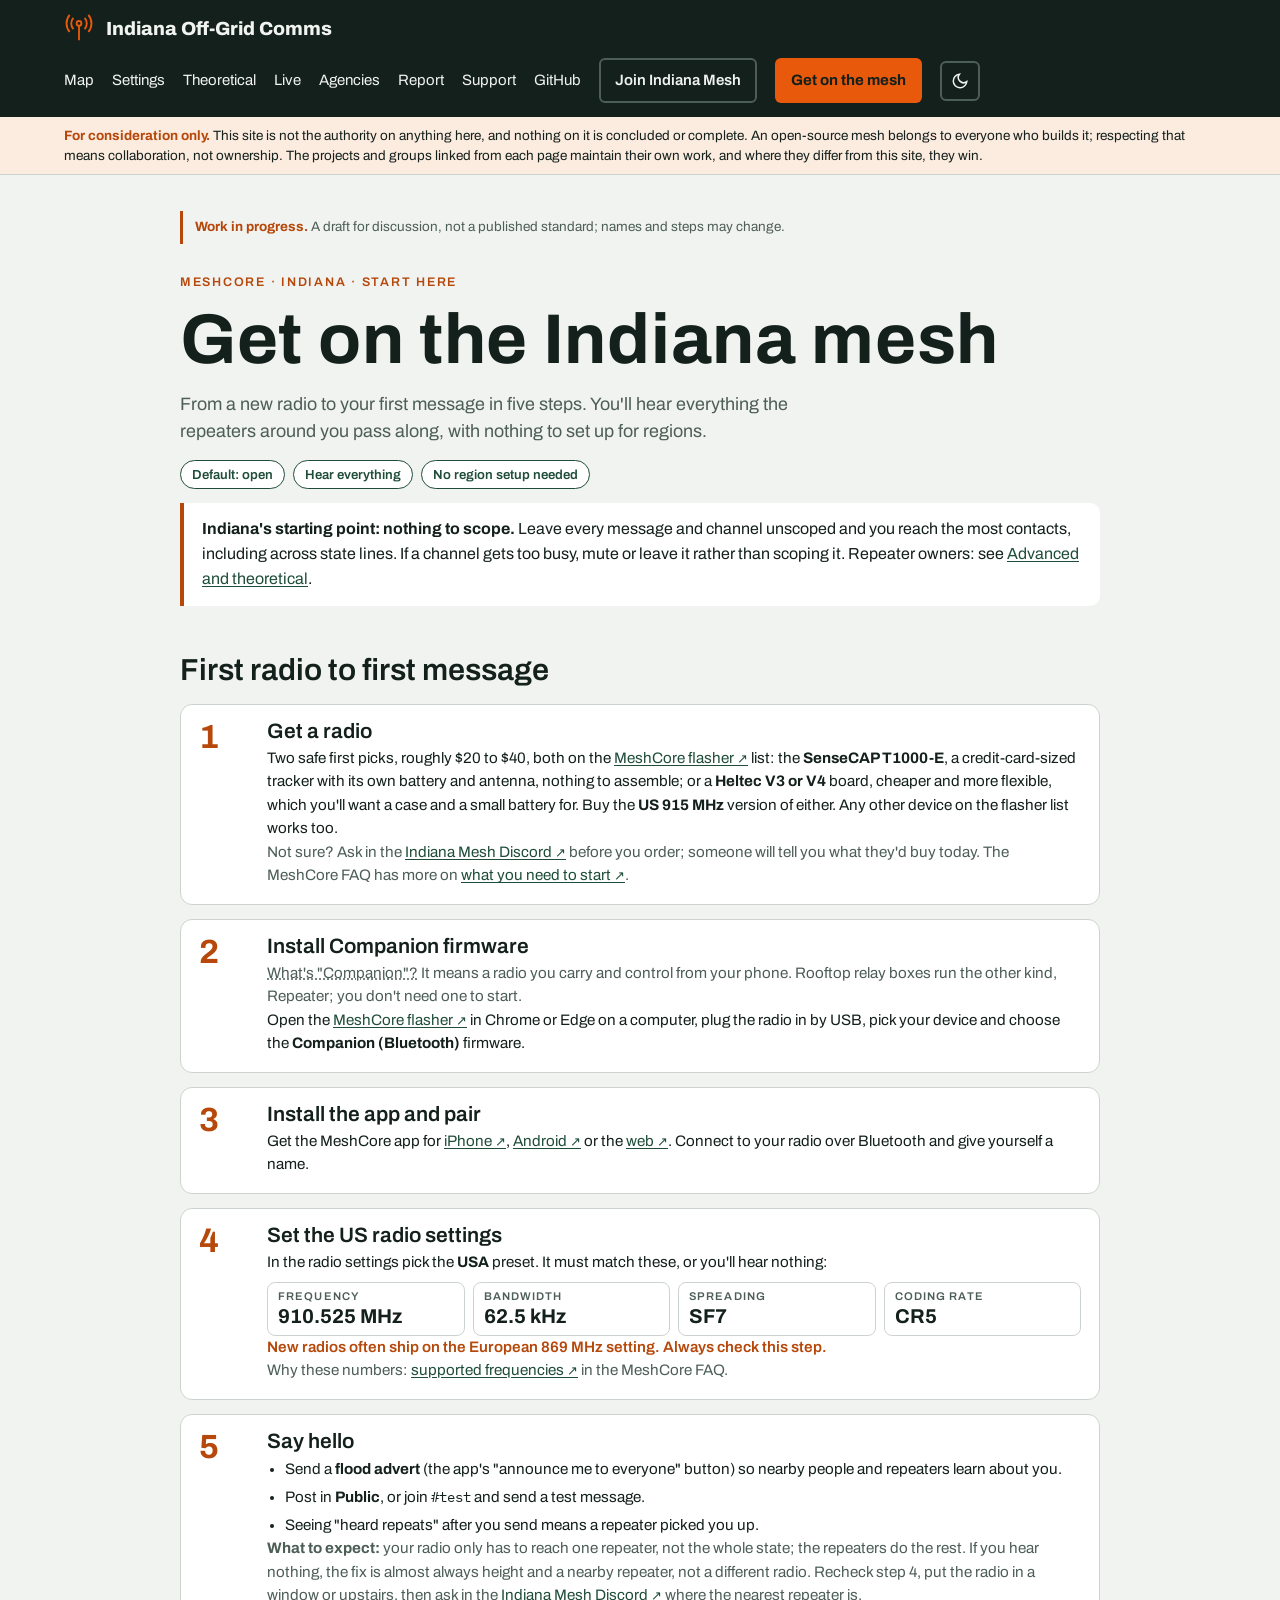
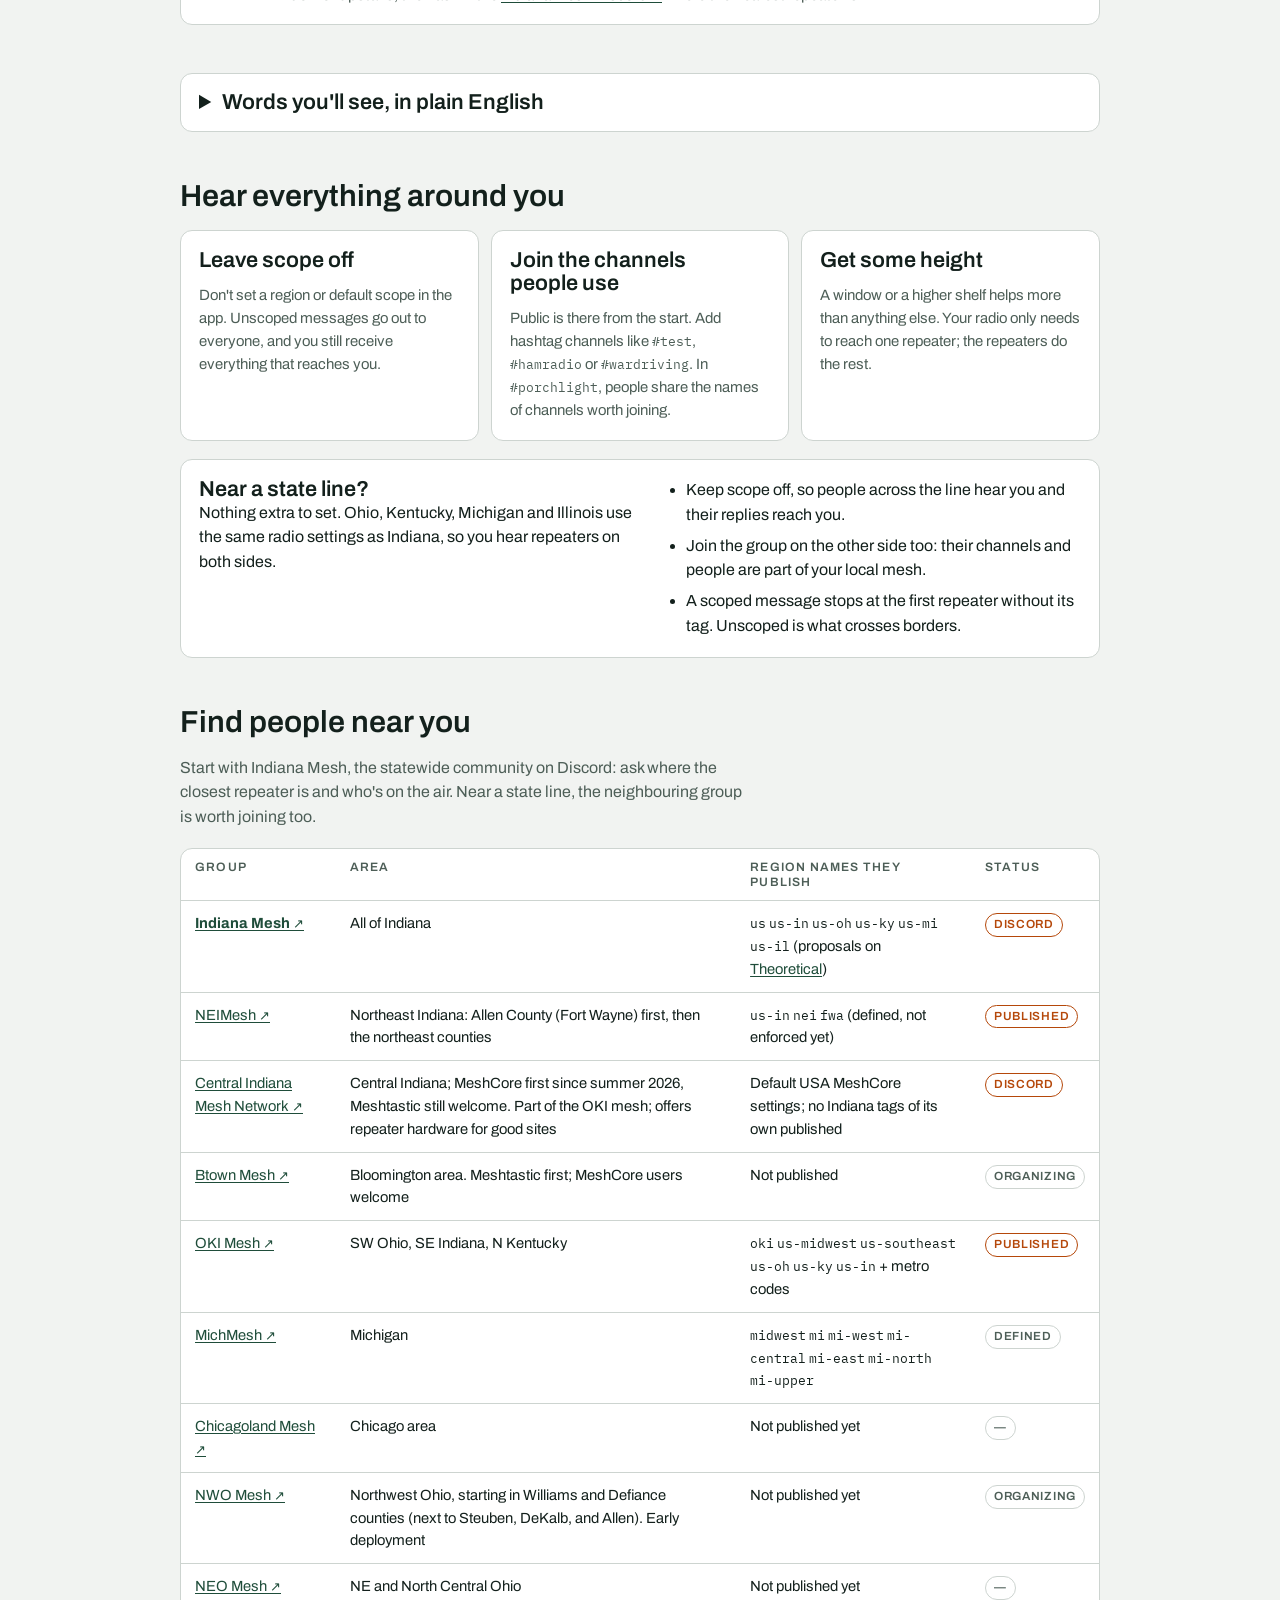
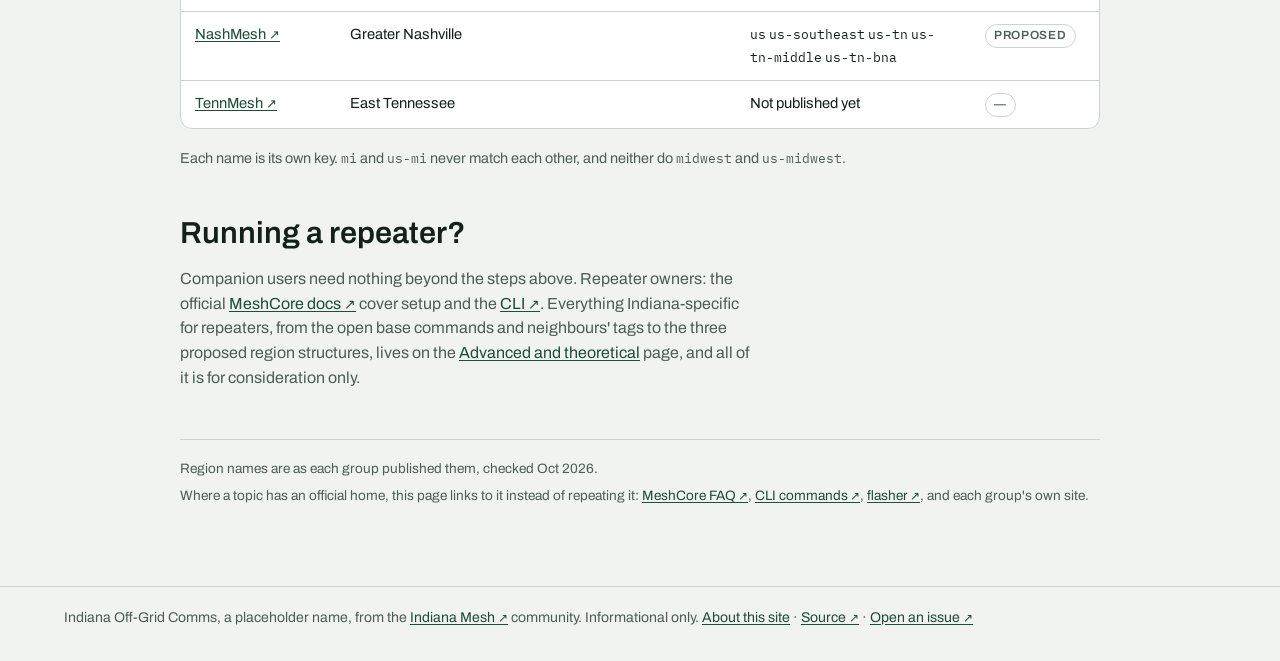
<file: meshcore/index.html>
<!doctype html>
<html lang="en">
<head>
<meta charset="utf-8">
<script src="../assets/theme.js"></script>
<meta name="viewport" content="width=device-width, initial-scale=1, viewport-fit=cover">
<meta name="description" content="Work-in-progress quick start for new MeshCore users in Indiana, plus region scope suggestions for repeater owners and links to neighbouring mesh groups.">
<title>Indiana MeshCore Start</title>
<link rel="icon" href="../assets/favicon.svg" type="image/svg+xml">
<meta property="og:type" content="website">
<meta property="og:site_name" content="Indiana Off-Grid Comms">
<meta property="og:title" content="Get on the Indiana mesh">
<meta property="og:description" content="From a new radio to your first MeshCore message in five steps. No license, about $30, nothing to set up for regions.">
<meta property="og:url" content="https://mutiny19.github.io/ima/meshcore/">
<meta property="og:image" content="https://mutiny19.github.io/ima/assets/social.png">
<meta property="og:image:width" content="1200">
<meta property="og:image:height" content="630">
<meta name="twitter:card" content="summary_large_image">
<link rel="preconnect" href="https://fonts.googleapis.com">
<link rel="preconnect" href="https://fonts.gstatic.com" crossorigin>
<link rel="stylesheet" href="https://fonts.googleapis.com/css2?family=Archivo:wght@400;500;600;700;800&family=IBM+Plex+Mono:wght@400;500&display=swap">
<link rel="stylesheet" href="../assets/site.css">
<style>
/* Page styles. Tokens, header and footer come from ../assets/site.css.
   Layout: newcomer steps first, then 'hear everything', then the repeater-owner tile map, setup, rules, in-depth, neighbours. */
:root { --shield: var(--fg); --shield-fg: var(--bg); }
body { background: var(--bg); color: var(--fg); font: 400 16px/1.55 var(--body); }
.wrap { max-width: 960px; margin: 0 auto; padding-inline: 20px; padding-block: 36px 56px; display: grid; gap: 48px; }
a { color: var(--link); text-underline-offset: 2px; }
a:focus-visible, button:focus-visible { outline: 2px solid var(--signal); outline-offset: 2px; }
h1, h2, h3 { font-family: var(--display); text-wrap: balance; margin: 0; line-height: 1.05; }
h1 { font-size: clamp(2.6rem, 7vw, 4.4rem); font-weight: 700; letter-spacing: .01em; }
h2 { font-size: 1.9rem; font-weight: 600; }
h3 { font-size: 1.35rem; font-weight: 600; }
p { margin: 0; }
.eyebrow { font: 600 .78rem/1 var(--body); letter-spacing: .14em; text-transform: uppercase; color: var(--signal); }
.lead { font-size: 1.12rem; color: var(--muted); max-width: 62ch; }
.wrap > header { display: grid; gap: 14px; }
.site-nav .go { background: #E8590C; color: #13201C; font-weight: 700; padding: 11px 16px; border-radius: 6px; }

/* route-marker style region tags */
.tag { display: inline-flex; align-items: center; font: 700 1.05rem/1 var(--display); letter-spacing: .04em;
  background: var(--shield); color: var(--shield-fg); padding: 6px 10px 5px; border-radius: 6px 6px 12px 12px; white-space: nowrap; }
.tag.big { font-size: 2.2rem; padding: 10px 16px 8px; border-radius: 8px 8px 18px 18px; }
.tag.alt { background: transparent; color: var(--fg); box-shadow: inset 0 0 0 2px var(--line); }
.tag.oki { background: var(--signal); color: var(--panel); }

/* the map */
.frame { border: 2px dashed var(--line); border-radius: 18px; padding: 18px; display: grid; gap: 14px; }
.frame-head { display: flex; flex-wrap: wrap; align-items: center; gap: 10px 14px; }
.frame-head p { color: var(--muted); font-size: .95rem; min-width: 0; flex: 1 1 280px; }
.map { display: grid; gap: 12px; grid-template-columns: 1fr 1.25fr 1fr;
  grid-template-areas: ". mi ." "il in oh" "tn ky oki"; }
.cell { background: var(--panel); border: 1px solid var(--line); border-radius: 12px; padding: 16px; display: grid; gap: 10px; align-content: start; min-width: 0; }
.cell .top { display: flex; align-items: center; justify-content: space-between; gap: 10px; flex-wrap: wrap; }
.state { font: 600 .8rem/1 var(--body); letter-spacing: .12em; text-transform: uppercase; color: var(--muted); }
.cell p { font-size: .92rem; color: var(--muted); }
.cell ul { margin: 0; padding: 0; list-style: none; display: grid; gap: 8px; font-size: .92rem; }
.cell li { display: grid; gap: 2px; }
.cell li strong { font-weight: 600; color: var(--fg); }
.uses { font-family: var(--mono); font-size: .82rem; color: var(--fg); overflow-wrap: anywhere; }
.in { grid-area: in; background: var(--signal-soft); border: 2px solid var(--signal); padding: 20px; gap: 14px; }
.in .tags { display: flex; flex-wrap: wrap; gap: 8px; }
.in .count { font-size: .9rem; color: var(--fg); font-variant-numeric: tabular-nums; }
.mi { grid-area: mi; } .il { grid-area: il; } .oh { grid-area: oh; } .ky { grid-area: ky; } .tn { grid-area: tn; } .oki { grid-area: oki; }
.cell.oki { border: 2px solid var(--signal); }
.cell.tn { border-style: dashed; }

/* setup */
section { display: grid; gap: 18px; }
.setup { display: grid; grid-template-columns: 1.3fr 1fr; gap: 16px; }
.panel { background: var(--panel); border: 1px solid var(--line); border-radius: 12px; padding: 18px; display: grid; gap: 12px; min-width: 0; align-content: start; }
.panel .head { display: flex; justify-content: space-between; align-items: center; gap: 10px; flex-wrap: wrap; }
.note { font-size: .9rem; color: var(--muted); }
pre { margin: 0; background: var(--code-bg); color: var(--code-fg); font: 400 .9rem/1.6 var(--mono); padding: 14px 16px; border-radius: 8px; overflow-x: auto; }
button.copy { font: 600 .82rem/1 var(--body); background: transparent; color: var(--link); border: 1px solid var(--link); border-radius: 999px; padding: 7px 12px; cursor: pointer; }
button.copy:hover { background: var(--link); color: var(--panel); }
.steps { margin: 0; padding-left: 1.2em; display: grid; gap: 6px; font-size: .95rem; }
.steps code, .rules code, td code, .why code { font-family: var(--mono); font-size: .88em; }

/* rules */
.rules { display: grid; grid-template-columns: repeat(2, minmax(0, 1fr)); gap: 16px; }
.rules ul { margin: 0; padding: 0; list-style: none; display: grid; gap: 10px; }
.rules li { padding-left: 26px; position: relative; font-size: .95rem; }
.rules li::before { position: absolute; left: 0; top: 0; font-weight: 700; font-family: var(--body); }
.do li::before { content: "✓"; color: var(--link); }
.dont li::before { content: "✕"; color: var(--signal); }
.why { background: var(--panel); border-left: 4px solid var(--signal); padding: 14px 18px; border-radius: 0 10px 10px 0; font-size: 1rem; }

/* neighbours table */
.tablewrap { overflow-x: auto; border: 1px solid var(--line); border-radius: 12px; background: var(--panel); }
table { border-collapse: collapse; width: 100%; min-width: 680px; font-size: .92rem; }
th, td { text-align: left; padding: 11px 14px; border-bottom: 1px solid var(--line); vertical-align: top; }
th { font: 600 .76rem/1.2 var(--body); letter-spacing: .1em; text-transform: uppercase; color: var(--muted); }
tr:last-child td { border-bottom: 0; }
.status { display: inline-block; font: 600 .74rem/1 var(--body); letter-spacing: .06em; text-transform: uppercase; padding: 5px 8px; border-radius: 999px; border: 1px solid var(--line); color: var(--muted); white-space: nowrap; }
.status.live { border-color: var(--signal); color: var(--signal); }
.start { display: grid; gap: 14px; counter-reset: step; }
.step { display: grid; grid-template-columns: 54px minmax(0, 1fr); gap: 14px; background: var(--panel); border: 1px solid var(--line); border-radius: 12px; padding: 16px 18px; }
.step::before { counter-increment: step; content: counter(step); font: 700 2.1rem/1 var(--display); color: var(--signal); }
.step h3 { font-size: 1.3rem; margin-bottom: 4px; }
.step p, .step li { font-size: .95rem; }
.step ul { margin: 6px 0 0; padding-left: 1.1em; display: grid; gap: 4px; }
.radio { display: grid; grid-template-columns: repeat(4, minmax(0, 1fr)); gap: 8px; margin-top: 8px; }
.radio div { border: 1px solid var(--line); border-radius: 8px; padding: 8px 10px; display: grid; gap: 2px; }
.radio span { font: 600 .7rem/1 var(--body); letter-spacing: .1em; text-transform: uppercase; color: var(--muted); }
.radio b { font: 700 1.25rem/1.1 var(--display); font-variant-numeric: tabular-nums; }
.warn { color: var(--signal); font-weight: 600; }
.hear { display: grid; grid-template-columns: repeat(3, minmax(0, 1fr)); gap: 12px; }
.hear .panel p { font-size: .93rem; color: var(--muted); }
.owner-intro { color: var(--muted); max-width: 64ch; }
details.depth { background: var(--panel); border: 1px solid var(--line); border-radius: 12px; padding: 4px 18px; }
details.depth summary { cursor: pointer; font: 600 1.35rem/1 var(--display); padding: 14px 0; }
details.depth[open] { padding-bottom: 18px; }
.depth-list { margin: 0; padding: 0; list-style: none; display: grid; gap: 12px; }
.depth-list li { display: grid; gap: 3px; border-top: 1px solid var(--line); padding-top: 12px; font-size: .94rem; }
.depth-list li strong { font-weight: 600; }
.depth-list .eg { font-family: var(--mono); font-size: .82rem; color: var(--muted); overflow-wrap: anywhere; }
.ok { color: var(--link); font-weight: 600; } .no { color: var(--signal); font-weight: 600; }
.border-box { display: grid; grid-template-columns: minmax(0, 1.1fr) minmax(0, 1fr); gap: 16px; align-items: start; }
.border-box .panel p, .border-box .panel li { font-size: .94rem; }
.border-box ul { margin: 0; padding-left: 1.1em; display: grid; gap: 6px; }
.addons { width: 100%; min-width: 0; }
.addons td, .addons th { padding: 9px 10px; }
.wip { font-size: 13.5px; color: var(--muted); border-left: 3px solid var(--signal); padding: 6px 12px; margin-bottom: 18px; }
.wip strong { color: var(--signal); font-weight: 700; }
.chips { display: flex; flex-wrap: wrap; gap: 8px; }
.chip { font: 600 .82rem/1 var(--body); padding: 7px 11px; border-radius: 999px; border: 1px solid var(--link); color: var(--link); background: var(--panel); }
.flow { display: grid; grid-template-columns: repeat(4, minmax(0, 1fr)); gap: 12px; }
.flow .panel h3 { font-size: 1.2rem; }
.flow .panel p { font-size: .93rem; color: var(--muted); }
.flow .k { font: 600 .74rem/1 var(--body); letter-spacing: .12em; text-transform: uppercase; color: var(--signal); }
.wrap > footer { font-size: .85rem; color: var(--muted); display: grid; gap: 6px; border-top: 1px solid var(--line); padding-top: 18px; }

@media (max-width: 900px) { .flow { grid-template-columns: repeat(2, minmax(0, 1fr)); } }
@media (max-width: 760px) {
  .map { grid-template-columns: 1fr; grid-template-areas: "in" "mi" "il" "oh" "ky" "oki" "tn"; }
  .setup, .rules { grid-template-columns: 1fr; }
  .flow, .hear, .border-box { grid-template-columns: 1fr; }
  .radio { grid-template-columns: repeat(2, minmax(0, 1fr)); }
}
@media (prefers-reduced-motion: no-preference) { button.copy { transition: background .15s, color .15s; } }
</style>
</head>
<body>
<header class="site-head"><div class="bar">
  <a class="brand" href="../"><svg width="30" height="30" viewBox="0 0 32 32" fill="none" stroke="#E8590C" stroke-width="2" aria-hidden="true"><path d="M16 28V12"/><circle cx="16" cy="10" r="2.5"/><path d="M10 4a9 9 0 0 0 0 12"/><path d="M22 4a9 9 0 0 1 0 12"/><path d="M6 1a14 14 0 0 0 0 18"/><path d="M26 1a14 14 0 0 1 0 18"/></svg>Indiana Off-Grid Comms</a>
  <nav class="site-nav" aria-label="Site">
    <a href="../#map">Map</a>
    <button type="button" class="nav-menu" id="navMenu" aria-expanded="false" aria-controls="navMore">Menu</button>
    <span class="nav-more" id="navMore">
      <a href="../#protocols">Settings</a>
      <a href="../advanced/">Theoretical</a>
      <a href="../live/">Live</a>
      <a href="../emergency/">Agencies</a>
      <a href="../#report">Report</a>
      <a href="../#support">Support</a>
      <a href="https://github.com/mutiny19/ima" target="_blank" rel="noopener">GitHub</a>
    </span>
    <a class="cta" href="https://discord.gg/2uwyceSF37" target="_blank" rel="noopener">Join Indiana Mesh</a>
    <a class="go" href="./" aria-current="page">Get on the mesh</a>
    <button type="button" class="theme-toggle" id="themeBtn" aria-label="Switch to light mode" title="Switch to light mode"><svg class="i-sun" width="18" height="18" viewBox="0 0 24 24" fill="none" stroke="currentColor" stroke-width="2" aria-hidden="true"><circle cx="12" cy="12" r="4"/><path d="M12 2v2M12 20v2M4.9 4.9l1.4 1.4M17.7 17.7l1.4 1.4M2 12h2M20 12h2M4.9 19.1l1.4-1.4M17.7 6.3l1.4-1.4"/></svg><svg class="i-moon" width="18" height="18" viewBox="0 0 24 24" fill="none" stroke="currentColor" stroke-width="2" aria-hidden="true"><path d="M21 12.8A9 9 0 1 1 11.2 3a7 7 0 0 0 9.8 9.8z"/></svg></button>
  </nav>
</div></header>
<div class="site-notice" role="note"><div class="bar"><b>For consideration only.</b> This site is not the authority on anything here, and nothing on it is concluded or complete. An open-source mesh belongs to everyone who builds it; respecting that means collaboration, not ownership. The projects and groups linked from each page maintain their own work, and where they differ from this site, they win.</div></div>


<div class="wrap">
  <header>
    <div class="wip"><strong>Work in progress.</strong> A draft for discussion, not a published standard; names and steps may change.</div>
    <span class="eyebrow">MeshCore · Indiana · Start here</span>
    <h1>Get on the Indiana mesh</h1>
    <p class="lead">From a new radio to your first message in five steps. You'll hear everything the repeaters around you pass along, with nothing to set up for regions.</p>
    <div class="chips"><span class="chip">Default: open</span><span class="chip">Hear everything</span><span class="chip">No region setup needed</span></div>
    <div class="why"><strong>Indiana's starting point: nothing to scope.</strong> Leave every message and channel unscoped and you reach the most contacts, including across state lines. If a channel gets too busy, mute or leave it rather than scoping it. Repeater owners: see <a href="../advanced/">Advanced and theoretical</a>.</div>
  </header>

  <section aria-labelledby="start-h">
    <h2 id="start-h">First radio to first message</h2>
    <div class="start">
      <div class="step"><div>
        <h3>Get a radio</h3>
        <p>Two safe first picks, roughly $20 to $40, both on the <a href="https://flasher.meshcore.io/" target="_blank" rel="noopener">MeshCore flasher</a> list: the <strong>SenseCAP T1000-E</strong>, a credit-card-sized tracker with its own battery and antenna, nothing to assemble; or a <strong>Heltec V3 or V4</strong> board, cheaper and more flexible, which you'll want a case and a small battery for. Buy the <strong>US 915 MHz</strong> version of either. Any other device on the flasher list works too.</p>
<p class="note">Not sure? Ask in the <a href="https://discord.gg/2uwyceSF37" target="_blank" rel="noopener">Indiana Mesh Discord</a> before you order; someone will tell you what they'd buy today. The MeshCore FAQ has more on <a href="https://docs.meshcore.io/faq/#12-q-what-do-you-need-to-start-using-meshcore" target="_blank" rel="noopener">what you need to start</a>.</p>
      </div></div>
      <div class="step"><div>
        <h3>Install Companion firmware</h3>
<p class="note"><abbr title="The firmware for a radio you carry and control from your phone. The other kind, Repeater, is for fixed boxes on rooftops that relay for everyone.">What's "Companion"?</abbr> It means a radio you carry and control from your phone. Rooftop relay boxes run the other kind, Repeater; you don't need one to start.</p>
        <p>Open the <a href="https://flasher.meshcore.io/" target="_blank" rel="noopener">MeshCore flasher</a> in Chrome or Edge on a computer, plug the radio in by USB, pick your device and choose the <strong>Companion (Bluetooth)</strong> firmware.</p>
      </div></div>
      <div class="step"><div>
        <h3>Install the app and pair</h3>
        <p>Get the MeshCore app for <a href="https://apps.apple.com/nz/app/meshcore/id6742354151" target="_blank" rel="noopener">iPhone</a>, <a href="https://play.google.com/store/apps/details?id=com.liamcottle.meshcore.android" target="_blank" rel="noopener">Android</a> or the <a href="https://app.meshcore.nz/" target="_blank" rel="noopener">web</a>. Connect to your radio over Bluetooth and give yourself a name.</p>
      </div></div>
      <div class="step"><div>
        <h3>Set the US radio settings</h3>
        <p>In the radio settings pick the <strong id="pn">USA</strong> preset. It must match these, or you'll hear nothing:</p>
        <div class="radio">
          <div><span>Frequency</span><b id="pf">910.525 MHz</b></div>
          <div><span>Bandwidth</span><b id="pb">62.5 kHz</b></div>
          <div><span>Spreading</span><b id="ps">SF7</b></div>
          <div><span>Coding rate</span><b id="pc">CR5</b></div>
        </div>
        <p class="warn">New radios often ship on the European 869 MHz setting. Always check this step.</p>
        <p class="note">Why these numbers: <a href="https://docs.meshcore.io/faq/#23-q-what-frequencies-are-supported-by-meshcore" target="_blank" rel="noopener">supported frequencies</a> in the MeshCore FAQ.</p>
      </div></div>
      <div class="step"><div>
        <h3>Say hello</h3>
        <ul>
          <li>Send a <strong>flood advert</strong> (the app's "announce me to everyone" button) so nearby people and repeaters learn about you.</li>
          <li>Post in <strong>Public</strong>, or join <code>#test</code> and send a test message.</li>
          <li>Seeing "heard repeats" after you send means a repeater picked you up.</li>
        </ul>
        <p class="note"><strong>What to expect:</strong> your radio only has to reach one repeater, not the whole state; the repeaters do the rest. If you hear nothing, the fix is almost always height and a nearby repeater, not a different radio. Recheck step 4, put the radio in a window or upstairs, then ask in the <a href="https://discord.gg/2uwyceSF37" target="_blank" rel="noopener">Indiana Mesh Discord</a> where the nearest repeater is.</p>
      </div></div>
    </div>
  </section>

  <details class="depth" id="glossary">
<summary>Words you'll see, in plain English</summary>
<ul class="depth-list">
<li><strong>Companion</strong><span>A radio you carry and control from your phone over Bluetooth.</span></li>
<li><strong>Repeater</strong><span>A fixed radio, usually on a roof or tower, that relays everyone's messages. Volunteers run them.</span></li>
<li><strong>Room server</strong><span>A fixed radio that also stores recent messages so you catch up when you come back into range.</span></li>
<li><strong>Observer</strong><span>A radio connected to the internet that uploads what it hears, so the live maps show real activity.</span></li>
<li><strong>Flood advert</strong><span>A hello sent to everyone in range, so people and repeaters add you to their lists.</span></li>
<li><strong>Channel</strong><span>A group chat. Public is built in; hashtag channels like <code>#test</code> are open to anyone who adds the name.</span></li>
<li><strong>Preset</strong><span>The radio settings (frequency, bandwidth, SF, CR) everyone in a region shares. Radios on different presets can't hear each other.</span></li>
<li><strong>Region / scope</strong><span>Optional tags repeater owners set so some traffic stays local. Companions in Indiana leave this alone.</span></li>
<li><strong>Heard repeats</strong><span>The app's sign that a repeater picked up your message.</span></li>
</ul>
</details>
<section aria-labelledby="hear-h">
    <h2 id="hear-h">Hear everything around you</h2>
    <div class="hear">
      <div class="panel"><h3>Leave scope off</h3>
        <p>Don't set a region or default scope in the app. Unscoped messages go out to everyone, and you still receive everything that reaches you.</p></div>
      <div class="panel"><h3>Join the channels people use</h3>
        <p>Public is there from the start. Add hashtag channels like <code>#test</code>, <code>#hamradio</code> or <code>#wardriving</code>. In <code>#porchlight</code>, people share the names of channels worth joining.</p></div>
      <div class="panel"><h3>Get some height</h3>
        <p>A window or a higher shelf helps more than anything else. Your radio only needs to reach one repeater; the repeaters do the rest.</p></div>
    </div>
    <div class="panel border-box">
      <div>
        <h3>Near a state line?</h3>
        <p>Nothing extra to set. Ohio, Kentucky, Michigan and Illinois use the same radio settings as Indiana, so you hear repeaters on both sides.</p>
      </div>
      <ul>
        <li>Keep scope off, so people across the line hear you and their replies reach you.</li>
        <li>Join the group on the other side too: their channels and people are part of your local mesh.</li>
        <li>A scoped message stops at the first repeater without its tag. Unscoped is what crosses borders.</li>
      </ul>
    </div>
  </section>

  <section aria-labelledby="nb-h">
    <h2 id="nb-h">Find people near you</h2>
    <p class="owner-intro">Start with Indiana Mesh, the statewide community on Discord: ask where the closest repeater is and who's on the air. Near a state line, the neighbouring group is worth joining too.</p>
    <div class="tablewrap">
      <table>
        <thead><tr><th>Group</th><th>Area</th><th>Region names they publish</th><th>Status</th></tr></thead>
        <tbody>
          <tr><td><a href="https://discord.gg/2uwyceSF37" target="_blank" rel="noopener"><b>Indiana Mesh</b></a></td><td>All of Indiana</td><td><code>us</code> <code>us-in</code> <code>us-oh</code> <code>us-ky</code> <code>us-mi</code> <code>us-il</code> (proposals on <a href="../advanced/">Theoretical</a>)</td><td><span class="status live">Discord</span></td></tr>
          <tr><td><a href="https://neimesh.net" target="_blank" rel="noopener">NEIMesh</a></td><td>Northeast Indiana: Allen County (Fort Wayne) first, then the northeast counties</td><td><code>us-in</code> <code>nei</code> <code>fwa</code> (defined, not enforced yet)</td><td><span class="status live">Published</span></td></tr>
          <tr><td><a href="https://www.cimesh.net" target="_blank" rel="noopener">Central Indiana Mesh Network</a></td><td>Central Indiana; MeshCore first since summer 2026, Meshtastic still welcome. Part of the OKI mesh; offers repeater hardware for good sites</td><td>Default USA MeshCore settings; no Indiana tags of its own published</td><td><span class="status live">Discord</span></td></tr>
          <tr><td><a href="https://btownmesh.org" target="_blank" rel="noopener">Btown Mesh</a></td><td>Bloomington area. Meshtastic first; MeshCore users welcome</td><td>Not published</td><td><span class="status">Organizing</span></td></tr>
          <tr><td><a href="https://okimesh.org" target="_blank" rel="noopener">OKI Mesh</a></td><td>SW Ohio, SE Indiana, N Kentucky</td><td><code>oki</code> <code>us-midwest</code> <code>us-southeast</code> <code>us-oh</code> <code>us-ky</code> <code>us-in</code> + metro codes</td><td><span class="status live">Published</span></td></tr>
          <tr><td><a href="https://michmesh.com" target="_blank" rel="noopener">MichMesh</a></td><td>Michigan</td><td><code>midwest</code> <code>mi</code> <code>mi-west</code> <code>mi-central</code> <code>mi-east</code> <code>mi-north</code> <code>mi-upper</code></td><td><span class="status">Defined</span></td></tr>
          <tr><td><a href="https://chicagolandmesh.org" target="_blank" rel="noopener">Chicagoland Mesh</a></td><td>Chicago area</td><td>Not published yet</td><td><span class="status">—</span></td></tr>
          <tr><td><a href="https://nwomesh.com" target="_blank" rel="noopener">NWO Mesh</a></td><td>Northwest Ohio, starting in Williams and Defiance counties (next to Steuben, DeKalb, and Allen). Early deployment</td><td>Not published yet</td><td><span class="status">Organizing</span></td></tr>
          <tr><td><a href="https://neome.sh" target="_blank" rel="noopener">NEO Mesh</a></td><td>NE and North Central Ohio</td><td>Not published yet</td><td><span class="status">—</span></td></tr>
          <tr><td><a href="https://nashme.sh" target="_blank" rel="noopener">NashMesh</a></td><td>Greater Nashville</td><td><code>us</code> <code>us-southeast</code> <code>us-tn</code> <code>us-tn-middle</code> <code>us-tn-bna</code></td><td><span class="status">Proposed</span></td></tr>
          <tr><td><a href="https://tennmesh.carrd.co" target="_blank" rel="noopener">TennMesh</a></td><td>East Tennessee</td><td>Not published yet</td><td><span class="status">—</span></td></tr>
        </tbody>
      </table>
    </div>
    <p class="note">Each name is its own key. <code>mi</code> and <code>us-mi</code> never match each other, and neither do <code>midwest</code> and <code>us-midwest</code>.</p>
  </section>

  <section aria-labelledby="owner-h">
    <h2 id="owner-h">Running a repeater?</h2>
    <p class="owner-intro">Companion users need nothing beyond the steps above. Repeater owners: the official <a href="https://docs.meshcore.io/" target="_blank" rel="noopener">MeshCore docs</a> cover setup and the <a href="https://docs.meshcore.io/cli_commands/" target="_blank" rel="noopener">CLI</a>. Everything Indiana-specific for repeaters, from the open base commands and neighbours' tags to the three proposed region structures, lives on the <a href="../advanced/">Advanced and theoretical</a> page, and all of it is for consideration only.</p>
  </section>

  <footer>
    <span>Region names are as each group published them, checked Oct 2026.</span>
    <span>Where a topic has an official home, this page links to it instead of repeating it: <a href="https://docs.meshcore.io/faq/" target="_blank" rel="noopener">MeshCore FAQ</a>, <a href="https://docs.meshcore.io/cli_commands/" target="_blank" rel="noopener">CLI commands</a>, <a href="https://flasher.meshcore.io/" target="_blank" rel="noopener">flasher</a>, and each group's own site.</span>
  </footer>
</div>

<footer class="site-foot"><div class="bar">
  <span>Indiana Off-Grid Comms, a placeholder name, from the <a href="https://discord.gg/2uwyceSF37" target="_blank" rel="noopener">Indiana Mesh</a> community. Informational only. <a href="../#about">About this site</a> · <a href="https://github.com/mutiny19/ima" target="_blank" rel="noopener">Source</a> · <a href="https://github.com/mutiny19/ima/issues/new/choose" target="_blank" rel="noopener">Open an issue</a></span>
</div></footer>
<script>
/* Radio values are read live from MeshCore's official preset list (the same one the app shows). */
fetch("https://api.meshcore.nz/api/v1/config").then(function (r) { return r.json(); }).then(function (c) {
var d = (c.config && c.config.suggested_radio_settings && c.config.suggested_radio_settings.entries || []).filter(function (x) { return x.title === "USA"; })[0];
  if (!d || !d.frequency) return;
  document.getElementById("pn").textContent = d.title;
  document.getElementById("pf").textContent = d.frequency + " MHz";
  document.getElementById("pb").textContent = d.bandwidth + " kHz";
  document.getElementById("ps").textContent = "SF" + d.spreading_factor;
  document.getElementById("pc").textContent = "CR" + d.coding_rate;
}).catch(function () {});
</script>
<script src="../assets/site.js"></script>
</body>
</html>
</file>
<file: assets/site.css>
/* Indiana Off-Grid Comms: shared tokens, header and footer (from the front-page design). */
:root {
  --bg: #F1F3F1;
  --panel: #FFFFFF;
  --fg: #13201C;
  --muted: #4D5E57;
  --line: #CDD4D0;
  --ink: #13201C;
  --ink-fg: #F1F3F1;
  --beacon: #E8590C;
  --signal: #B5480A;
  --signal-soft: #FCEBDF;
  --link: #1F4D3A;
  --live: #2F9E44;
  --code-bg: #0C1512;
  --code-fg: #F1F3F1;
  --display: "Archivo", "Helvetica Neue", Arial, sans-serif;
  --body: "Archivo", "Helvetica Neue", Arial, sans-serif;
  --mono: "IBM Plex Mono", ui-monospace, "SFMono-Regular", Menlo, monospace;
}
@media (prefers-color-scheme: dark) {
  :root:not([data-theme="light"]) {
    --bg: #0C1512; --panel: #13201C; --fg: #F1F3F1; --muted: #9AA8A1; --line: #2E3D37;
    --ink: #0C1512; --ink-fg: #F1F3F1; --signal: #FF8A3D; --signal-soft: #2A1A0E;
    --link: #69DB7C; --live: #40C057; --code-bg: #07100D; --code-fg: #F1F3F1; color-scheme: dark;
  }
}
:root[data-theme="dark"] {
  --bg: #0C1512; --panel: #13201C; --fg: #F1F3F1; --muted: #9AA8A1; --line: #2E3D37;
  --ink: #0C1512; --ink-fg: #F1F3F1; --signal: #FF8A3D; --signal-soft: #2A1A0E;
  --link: #69DB7C; --live: #40C057; --code-bg: #07100D; --code-fg: #F1F3F1; color-scheme: dark;
}
* { box-sizing: border-box; }
[hidden] { display: none !important; }
html, body { margin: 0; }
body { background: var(--bg); color: var(--fg); font: 400 16px/1.55 var(--body); }
a { color: var(--link); text-underline-offset: 2px; }
a:focus-visible, button:focus-visible, summary:focus-visible { outline: 2px solid var(--beacon); outline-offset: 2px; }
code { font-family: var(--mono); font-size: .9em; }

.site-head { background: var(--ink); color: var(--ink-fg); }
.site-head .bar { max-width: 1200px; margin: 0 auto; padding: 14px 24px; display: flex; flex-wrap: wrap; align-items: center; justify-content: space-between; gap: 14px; }
.site-head a { color: var(--ink-fg); text-decoration: none; }
.brand { display: flex; align-items: center; gap: 12px; font-weight: 800; font-size: 19px; }
.site-nav { display: flex; flex-wrap: wrap; align-items: center; gap: 18px; font-size: 15px; }
.site-nav a[aria-current="page"] { text-decoration: underline; text-decoration-color: var(--beacon); text-decoration-thickness: 2px; text-underline-offset: 6px; }
.site-nav .cta { border: 2px solid #4D5E57; font-weight: 600; padding: 9px 14px; border-radius: 6px; }

.site-foot { border-top: 1px solid var(--line); margin-top: 24px; }
.site-foot .bar { max-width: 1200px; margin: 0 auto; padding: 20px 24px 32px; display: flex; flex-wrap: wrap; gap: 8px 24px; font-size: .88rem; color: var(--muted); }

/* Theme switch: dark is the default (set in each page's head); the sun shows in dark mode, the moon in light. */
.theme-toggle { display: inline-flex; align-items: center; justify-content: center; width: 40px; height: 40px; border-radius: 6px; border: 2px solid #4D5E57; background: transparent; color: var(--ink-fg); cursor: pointer; }
.theme-toggle:hover { border-color: var(--beacon); }
.theme-toggle .i-moon { display: none; }
:root[data-theme="light"] .theme-toggle .i-sun { display: none; }
:root[data-theme="light"] .theme-toggle .i-moon { display: inline; }
:root[data-theme="dark"] .site-head { border-bottom: 1px solid var(--line); }

/* Site-wide notice: everything here is for consideration only. */
.site-notice { background: var(--signal-soft); color: var(--fg); border-bottom: 1px solid var(--line); }
.site-notice .bar { max-width: 1200px; margin: 0 auto; padding: 9px 24px; font-size: 13.5px; line-height: 1.45; }
.site-notice b { color: var(--signal); font-weight: 700; }

/* Every link that leaves the site carries the same marker; buttons and cards draw their own. */
a[href^="http"]:where(:not(.btn, .card, .brand, .cta, .go, .layer, .links a, .site-nav a, .way a, .view a))::after { content: " \2197"; font-size: .85em; }

/* Phones: secondary nav links behind a Menu button; Map, Join and Get on the mesh stay visible. */
.nav-menu { display: none; font: 600 15px/1 var(--body); border: 2px solid #4D5E57; background: transparent; color: var(--ink-fg); border-radius: 6px; padding: 9px 14px; min-height: 40px; cursor: pointer; }
.nav-menu[aria-expanded="true"] { border-color: var(--beacon); }
.nav-more { display: contents; }
@media (max-width: 860px) {
  .nav-menu { display: inline-flex; }
  .nav-more { display: none; width: 100%; flex-wrap: wrap; gap: 14px 18px; padding: 6px 0 2px; }
  .nav-more.open { display: flex; }
}
</file>
